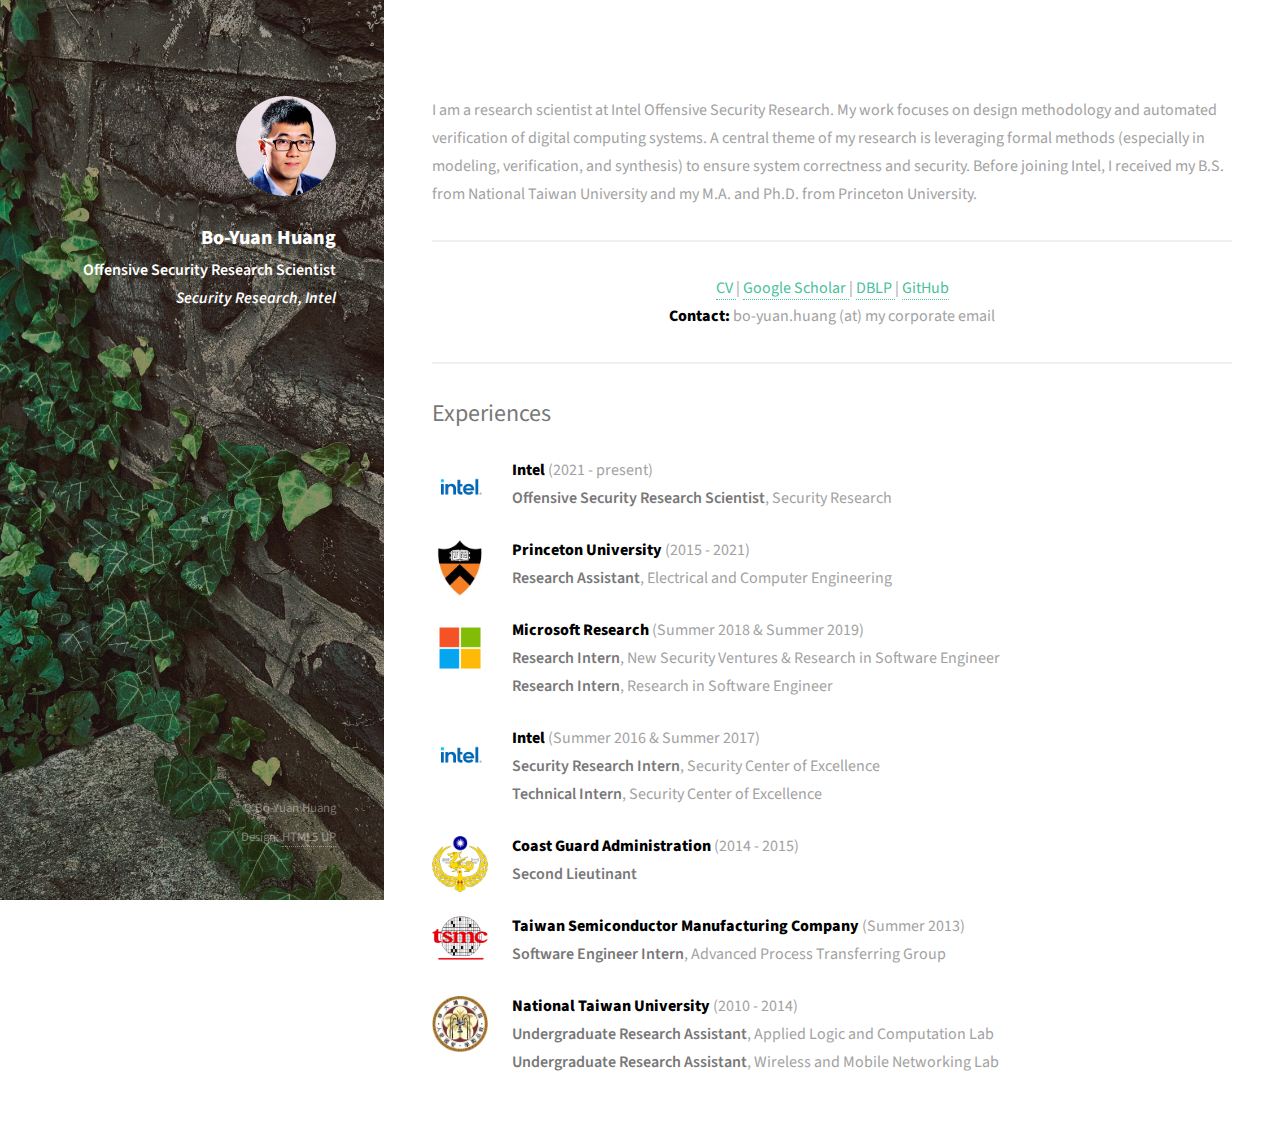
<file: index.html>
<!DOCTYPE HTML>
<!--
	Strata by HTML5 UP
	html5up.net | @ajlkn
	Free for personal and commercial use under the CCA 3.0 license (html5up.net/license)
-->
<html>

	<head>
		<title>Bo-Yuan Huang</title>
		<meta charset="utf-8" />
		<meta name="viewport" content="width=device-width, initial-scale=1, user-scalable=no" />
		<link rel="stylesheet" href="assets/css/main.css" />
		<link rel="icon" href="images/logo.png">
	</head>

	<body class="is-preload">

		<!-- Header -->
		<header id="header">
			<div class="inner">
				<a href="#" class="image avatar"><img src="images/profile.png" alt="" /></a>
				<h1><strong>Bo-Yuan Huang</strong></h1>
				<b>Offensive Security Research Scientist</b><br/>
				<b><em>Security Research, Intel</em></b>
			</div>
		</header>

		<!-- Main -->
		<div id="main">

			<section id="one">
				<p>
					I am a research scientist at Intel Offensive Security Research. My work focuses on design methodology and automated verification of digital computing systems. A central theme of my research is leveraging formal methods (especially in modeling, verification, and synthesis) to ensure system correctness and security. Before joining Intel, I received my B.S. from National Taiwan University and my M.A. and Ph.D. from Princeton University.
				</p>
				<hr>
				<p><center>
					<a 
						href="files/cv.pdf" 
						target="_blank" 
						rel="noreferrer noopener">
						CV </a> |
					<a 
						href="https://scholar.google.com/citations?user=1-9guiEAAAAJ&hl=en&oi=ao" 
						target="_blank" 
						rel="noreferrer noopener">
						Google Scholar </a> |
					<a 
						href="https://dblp.org/pid/150/6386.html" 
						target="_blank" 
						rel="noreferrer noopener">
						DBLP </a> |
					<a 
						href="https://github.com/Bo-Yuan-Huang" 
						target="_blank" 
						rel="noreferrer noopener">
						GitHub </a>
					<br>
					<strong>Contact:</strong> bo-yuan.huang (at) my corporate email
				</center></p>
				<hr>

				<h2>Experiences</h2>
				<p>
					<span class="image explogo"><img src="images/logos/intel.jpg" alt="" /></span>
					<strong>Intel</strong> 
					(2021 - present)<br>
					<b>Offensive Security Research Scientist</b>,
					Security Research
				</p>
				<p>
					<span class="image explogo"><img src="images/logos/princeton.jpeg" alt="" /></span>
					<strong>Princeton University</strong> 
					(2015 - 2021)<br>
					<b>Research Assistant</b>,
					Electrical and Computer Engineering
				</p>
				<p>
					<span class="image explogo"><img src="images/logos/microsoft.jpg" alt="" /></span>
					<strong>Microsoft Research</strong> 
					(Summer 2018 &amp Summer 2019)<br>
					<b>Research Intern</b>,
					New Security Ventures &amp Research in Software Engineer <br>
					<b>Research Intern</b>,
					Research in Software Engineer
				</p>
				<p>
					<span class="image explogo"><img src="images/logos/intel.jpg" alt="" /></span>
					<strong>Intel</strong> 
					(Summer 2016 &amp Summer 2017)<br>
					<b>Security Research Intern</b>,
					Security Center of Excellence <br>
					<b>Technical Intern</b>,
					Security Center of Excellence
				</p>
				<p>
					<span class="image explogo"><img src="images/logos/cga.png" alt="" /></span>
					<strong>Coast Guard Administration</strong> 
					(2014 - 2015)<br>
					<b>Second Lieutinant</b>
				</p>
				<p>
					<span class="image explogo"><img src="images/logos/tsmc.png" alt="" /></span>
					<strong>Taiwan Semiconductor Manufacturing Company</strong> 
					(Summer 2013)<br>
					<b>Software Engineer Intern</b>,
					Advanced Process Transferring Group
				</p>
				<p>
					<span class="image explogo"><img src="images/logos/ntu.jpeg" alt="" /></span>
					<strong>National Taiwan University</strong> 
					(2010 - 2014)<br>
					<b>Undergraduate Research Assistant</b>,
					Applied Logic and Computation Lab <br>
					<b>Undergraduate Research Assistant</b>,
					Wireless and Mobile Networking Lab
				</p>

				<!--
				<hr>
				<h2>Projects</h2>
				<p>
					<strong>HACK@EVENT</strong>
					<em>(Intel, Synopsys, Texas AMU, and TU Darmstadt)</em><br>
					<span class="image projlogo"><img src="images/projects/hack.png" alt="" /></span>
					The HACK@EVENT franchise is a first-of-its-kind hardware security contest held in conjunction with top security and system venues such as USENIX Security, DAC, and CHES. The goal is to foster a broader security mindset and develop the next generation of hardware security experts through boosting community open-sourcing and facilitating research in automatic tools and verification techniques.
				</p>
				<p>
					<strong>UPSCALE</strong>
					<em>(Stanford University and Princeton University)</em><br>
					<span class="image projlogo"><img src="images/projects/upscale.png" alt="" /></span>
					The UPSCALE project is funded within the DARPA Posh Open Source Hardware (POSH) program. The goal is to develop open-source tools and techniques for verifying and evaluating heterogeneous hardware computing systems. It uses different levels of abstraction&mdash;instruction-level interfaces for processors and accelerators, circuit-level models for analog/mixed-signal components, and RTL FSM for other digital modules.
				</p>
				<p>
					<strong>3LA</strong>
					<em>(Princeton University, U. of Washington, and Harvard University)</em><br>
					<span class="image projlogo"><img src="images/projects/3la.jpg" alt="" /></span>
					The 3LA project is funded by the Applications Driving Architectures Center (ADA). The goal is to develop a "plug-and-play" ecosystem for software and hardware development in heterogeneous computer systems. Specifically, we developed an end-to-end verification/validation framework for accelerators and a DSL compiling flow to provide platform portability and allow optimization via standard compiler flows.
				</p>
				<p>
					<strong>Project OneFuzz</strong>
					<em>(Microsoft Research)</em><br>
					<span class="image projlogo"><img src="images/projects/onefuzz.png" alt="" /></span>
					OneFuzz is a cross-platform open-source fuzzing framework by Microsoft. The goal is to enable continuous developer-driven fuzzing to harden software security proactively. Among its ventures, RESTler is the first stateful REST API fuzzer that efficiently find security and reliability bugs in cloud services.
				</p>
				<p>
					<strong>Security Risk Detection</strong>
					<em>(Microsoft Research)</em><br>
					The Microsoft Security Risk Detection Service (MSRD) is the first “fuzzing-as-a-service” offering, providing users with a premium software testing experience, searching for vulnerabilities in native code with the power of MSR‘s Scalable Automated Guided Execution (SAGE) tool.
				</p>
				<p>
					<strong>Instruction-Level Abstraction</strong>
					<em>(Princeton University)</em><br>
					<span class="image projlogo"><img src="images/projects/ilang.png" alt="" /></span>
					The Instruction-Level Abstraction (ILA) provides a software/hardware interface that generalizes the notion of ISAs to accelerators. This project investigates the uses of ILA in modeling, verification, and the automation of software and hardware in heterogeneous computing systems, such as firmware verification, memory-consistency reasoning, protocol verification, and equivalence/refinement checking of RTL implementation.
				</p>

				<hr>
				<h2>Publications</h2>
				For recent publications and professional activities, please visit my Google Scholar and CV.
				-->

			</section>

		</div>

		<!-- Footer -->
		<footer id="footer">
			<div class="inner">
				<ul class="copyright">
					<li>&copy; Bo-Yuan Huang</li><li>Design: <a href="http://html5up.net">HTML5 UP</a></li>
				</ul>
			</div>
		</footer>

		<!-- Scripts -->
		<script src="assets/js/jquery.min.js"></script>
		<script src="assets/js/jquery.poptrox.min.js"></script>
		<script src="assets/js/browser.min.js"></script>
		<script src="assets/js/breakpoints.min.js"></script>
		<script src="assets/js/util.js"></script>
		<script src="assets/js/main.js"></script>

	</body>
</html>
</file>
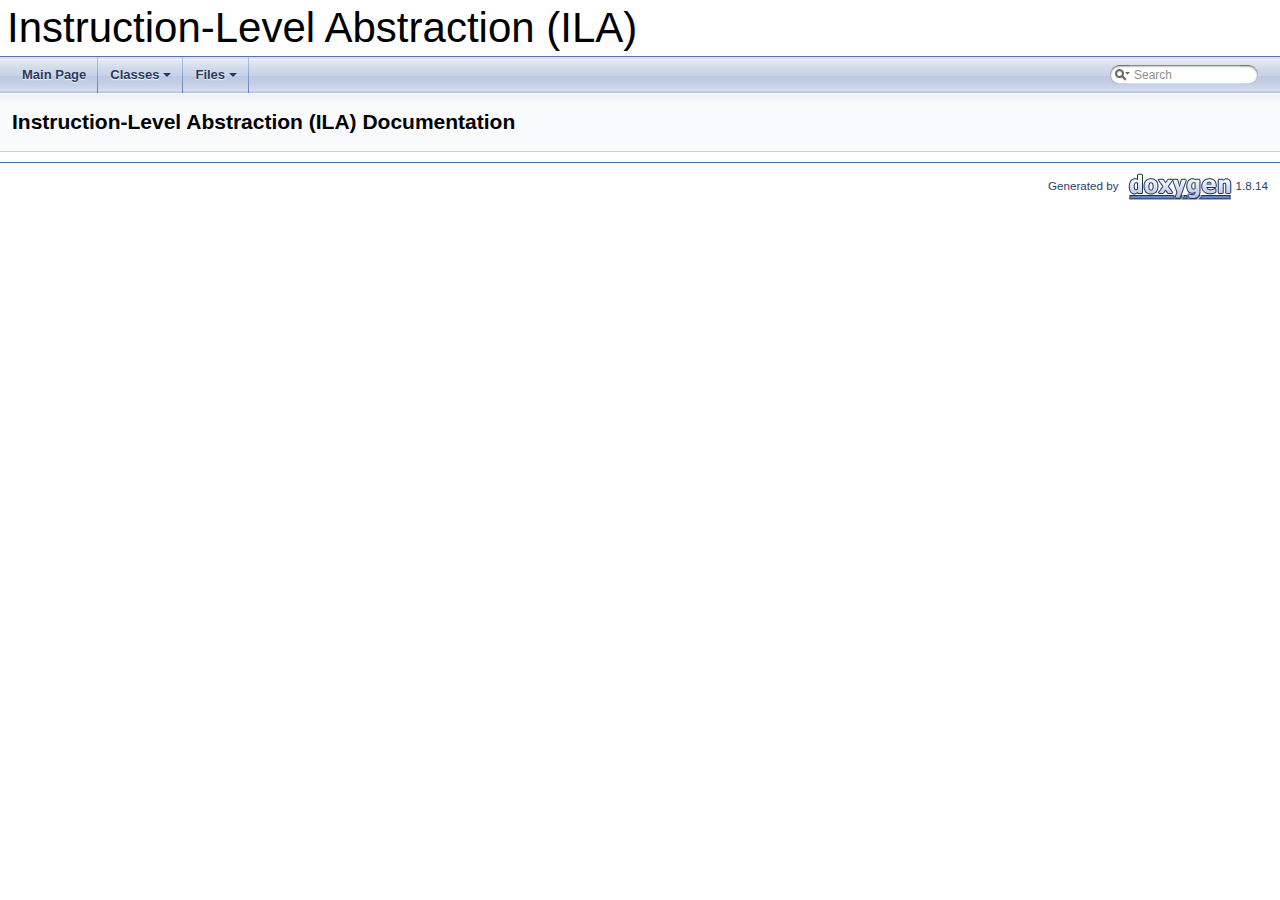
<file: ila-ref-manual/index.html>
<!DOCTYPE html PUBLIC "-//W3C//DTD XHTML 1.0 Transitional//EN" "http://www.w3.org/TR/xhtml1/DTD/xhtml1-transitional.dtd">
<html xmlns="http://www.w3.org/1999/xhtml">
<head>
<meta http-equiv="Content-Type" content="text/xhtml;charset=UTF-8"/>
<meta http-equiv="X-UA-Compatible" content="IE=9"/>
<meta name="generator" content="Doxygen 1.8.14"/>
<meta name="viewport" content="width=device-width, initial-scale=1"/>
<title>Instruction-Level Abstraction (ILA): Main Page</title>
<link href="tabs.css" rel="stylesheet" type="text/css"/>
<script type="text/javascript" src="jquery.js"></script>
<script type="text/javascript" src="dynsections.js"></script>
<link href="search/search.css" rel="stylesheet" type="text/css"/>
<script type="text/javascript" src="search/searchdata.js"></script>
<script type="text/javascript" src="search/search.js"></script>
<link href="doxygen.css" rel="stylesheet" type="text/css" />
</head>
<body>
<div id="top"><!-- do not remove this div, it is closed by doxygen! -->
<div id="titlearea">
<table cellspacing="0" cellpadding="0">
 <tbody>
 <tr style="height: 56px;">
  <td id="projectalign" style="padding-left: 0.5em;">
   <div id="projectname">Instruction-Level Abstraction (ILA)
   </div>
  </td>
 </tr>
 </tbody>
</table>
</div>
<!-- end header part -->
<!-- Generated by Doxygen 1.8.14 -->
<script type="text/javascript">
/* @license magnet:?xt=urn:btih:cf05388f2679ee054f2beb29a391d25f4e673ac3&amp;dn=gpl-2.0.txt GPL-v2 */
var searchBox = new SearchBox("searchBox", "search",false,'Search');
/* @license-end */
</script>
<script type="text/javascript" src="menudata.js"></script>
<script type="text/javascript" src="menu.js"></script>
<script type="text/javascript">
/* @license magnet:?xt=urn:btih:cf05388f2679ee054f2beb29a391d25f4e673ac3&amp;dn=gpl-2.0.txt GPL-v2 */
$(function() {
  initMenu('',true,false,'search.php','Search');
  $(document).ready(function() { init_search(); });
});
/* @license-end */</script>
<div id="main-nav"></div>
</div><!-- top -->
<!-- window showing the filter options -->
<div id="MSearchSelectWindow"
     onmouseover="return searchBox.OnSearchSelectShow()"
     onmouseout="return searchBox.OnSearchSelectHide()"
     onkeydown="return searchBox.OnSearchSelectKey(event)">
</div>

<!-- iframe showing the search results (closed by default) -->
<div id="MSearchResultsWindow">
<iframe src="javascript:void(0)" frameborder="0" 
        name="MSearchResults" id="MSearchResults">
</iframe>
</div>

<div class="header">
  <div class="headertitle">
<div class="title">Instruction-Level Abstraction (ILA) Documentation</div>  </div>
</div><!--header-->
<div class="contents">
</div><!-- contents -->
<!-- start footer part -->
<hr class="footer"/><address class="footer"><small>
Generated by &#160;<a href="http://www.doxygen.org/index.html">
<img class="footer" src="doxygen.png" alt="doxygen"/>
</a> 1.8.14
</small></address>
</body>
</html>
</file>
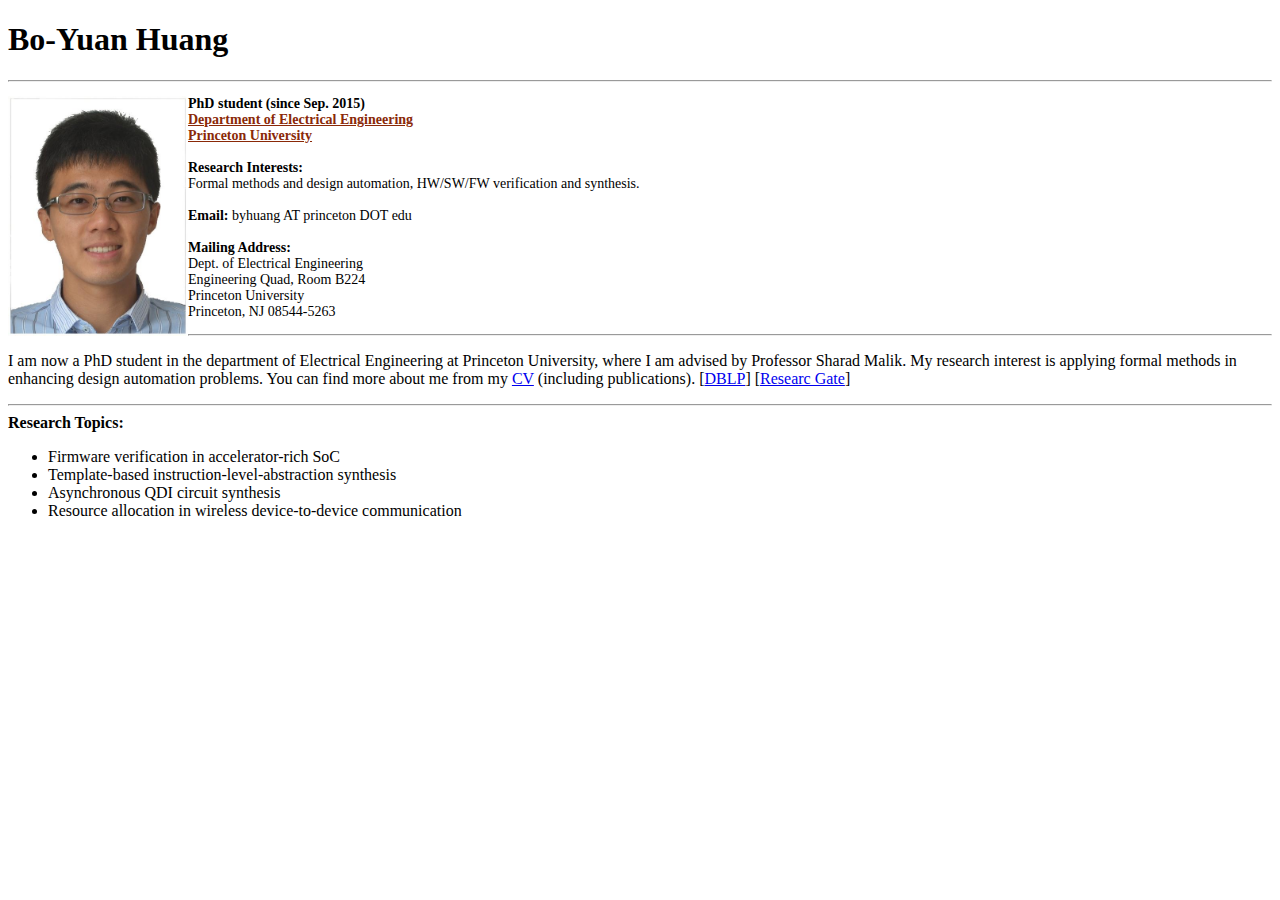
<file: old_index.html>
<!DOCTYPE html>
<html>
<head>
  <Title> Bo-Yuan Huang Personnal Web Page </Title>
</head>

<body>
  <h1>
    Bo-Yuan Huang
  </h1>
  <hr>
  <p style="font-size:14px"> 
    <img src="profilepic.jpg" alt="Profile Pic" style="width:180px;height:240px;" align="left">
    <b>PhD student (since Sep. 2015) </b> <br>
    <b><a style="color:#8A2908" href = "ee.princeton.edu">Department of Electrical Engineering</a></b> <br>
    <b><a style="color:#8A2908" href = "princeton.edu">Princeton University</a></b> <br> 
    <br>
    <b>Research Interests:</b> <br>
    Formal methods and design automation, HW/SW/FW verification and synthesis. <br>
    <br>
    <b>Email: </b> byhuang AT princeton DOT edu <br>
    <br>
    <b>Mailing Address:</b> <br>
    Dept. of Electrical Engineering <br>
    Engineering Quad, Room B224 <br>
    Princeton University <br>
    Princeton, NJ 08544-5263 <br>
  </p>
  <hr>
  <p>
    I am now a PhD student in the department of Electrical Engineering at Princeton University, 
    where I am advised by Professor Sharad Malik. 
    My research interest is applying formal methods in enhancing design automation problems. 
    You can find more about me from my
    <a href="cv.pdf">CV</a> 
    (including publications).
    [<a href="http://dblp.uni-trier.de/pers/hd/h/Huang:Bo=Yuan">DBLP</a>]
    [<a href="https://www.researchgate.net/profile/Bo_Yuan_Huang">Researc Gate</a>]
    
    <hr>

    <strong> Research Topics: </strong>
    <ul>
      <li> Firmware verification in accelerator-rich SoC </li>
      <li> Template-based instruction-level-abstraction synthesis </li>
      <li> Asynchronous QDI circuit synthesis </li>
      <li> Resource allocation in wireless device-to-device communication </li>
    </ul>

  </p>

</body>

</html>
</file>
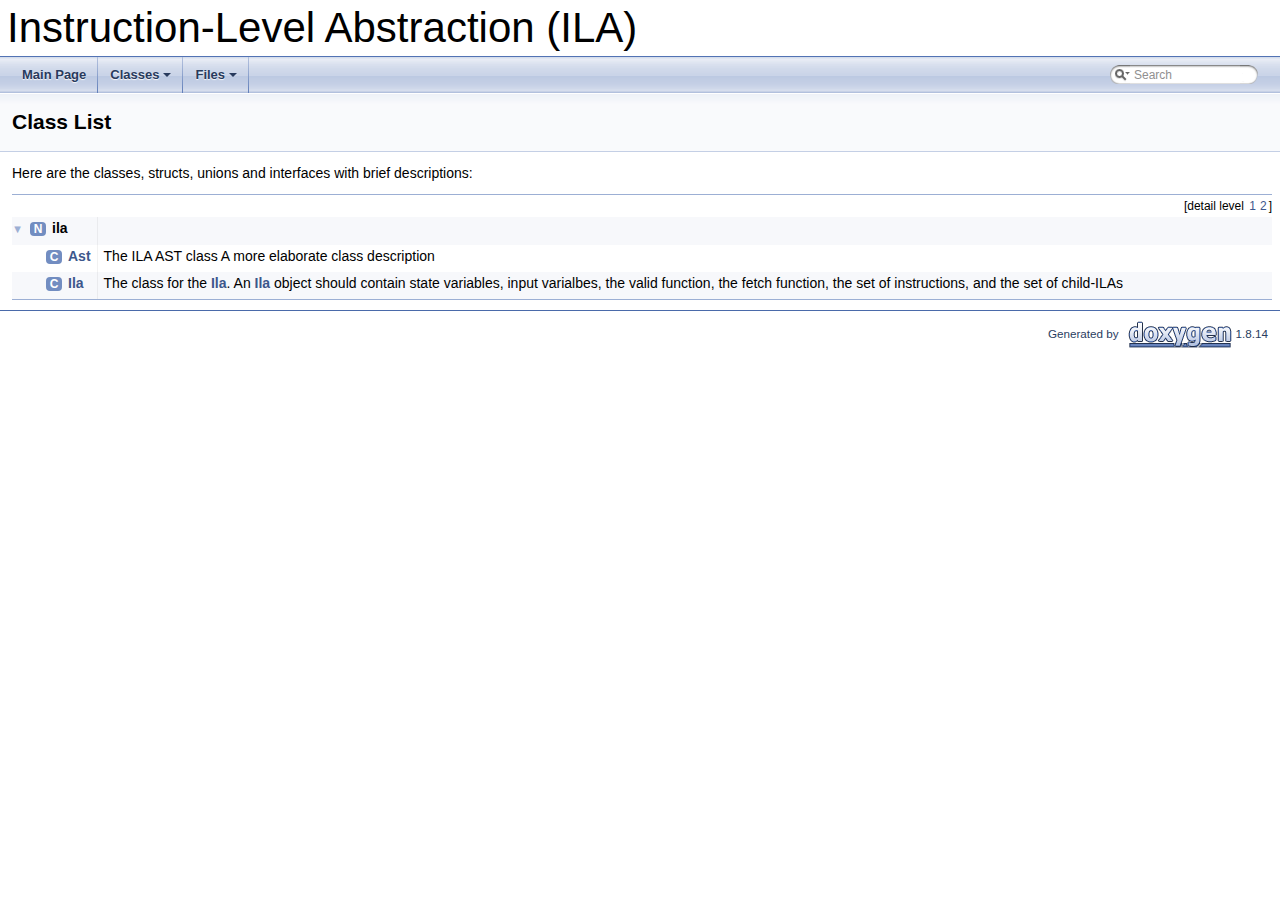
<file: ila-ref-manual/annotated.html>
<!DOCTYPE html PUBLIC "-//W3C//DTD XHTML 1.0 Transitional//EN" "http://www.w3.org/TR/xhtml1/DTD/xhtml1-transitional.dtd">
<html xmlns="http://www.w3.org/1999/xhtml">
<head>
<meta http-equiv="Content-Type" content="text/xhtml;charset=UTF-8"/>
<meta http-equiv="X-UA-Compatible" content="IE=9"/>
<meta name="generator" content="Doxygen 1.8.14"/>
<meta name="viewport" content="width=device-width, initial-scale=1"/>
<title>Instruction-Level Abstraction (ILA): Class List</title>
<link href="tabs.css" rel="stylesheet" type="text/css"/>
<script type="text/javascript" src="jquery.js"></script>
<script type="text/javascript" src="dynsections.js"></script>
<link href="search/search.css" rel="stylesheet" type="text/css"/>
<script type="text/javascript" src="search/searchdata.js"></script>
<script type="text/javascript" src="search/search.js"></script>
<link href="doxygen.css" rel="stylesheet" type="text/css" />
</head>
<body>
<div id="top"><!-- do not remove this div, it is closed by doxygen! -->
<div id="titlearea">
<table cellspacing="0" cellpadding="0">
 <tbody>
 <tr style="height: 56px;">
  <td id="projectalign" style="padding-left: 0.5em;">
   <div id="projectname">Instruction-Level Abstraction (ILA)
   </div>
  </td>
 </tr>
 </tbody>
</table>
</div>
<!-- end header part -->
<!-- Generated by Doxygen 1.8.14 -->
<script type="text/javascript">
/* @license magnet:?xt=urn:btih:cf05388f2679ee054f2beb29a391d25f4e673ac3&amp;dn=gpl-2.0.txt GPL-v2 */
var searchBox = new SearchBox("searchBox", "search",false,'Search');
/* @license-end */
</script>
<script type="text/javascript" src="menudata.js"></script>
<script type="text/javascript" src="menu.js"></script>
<script type="text/javascript">
/* @license magnet:?xt=urn:btih:cf05388f2679ee054f2beb29a391d25f4e673ac3&amp;dn=gpl-2.0.txt GPL-v2 */
$(function() {
  initMenu('',true,false,'search.php','Search');
  $(document).ready(function() { init_search(); });
});
/* @license-end */</script>
<div id="main-nav"></div>
</div><!-- top -->
<!-- window showing the filter options -->
<div id="MSearchSelectWindow"
     onmouseover="return searchBox.OnSearchSelectShow()"
     onmouseout="return searchBox.OnSearchSelectHide()"
     onkeydown="return searchBox.OnSearchSelectKey(event)">
</div>

<!-- iframe showing the search results (closed by default) -->
<div id="MSearchResultsWindow">
<iframe src="javascript:void(0)" frameborder="0" 
        name="MSearchResults" id="MSearchResults">
</iframe>
</div>

<div class="header">
  <div class="headertitle">
<div class="title">Class List</div>  </div>
</div><!--header-->
<div class="contents">
<div class="textblock">Here are the classes, structs, unions and interfaces with brief descriptions:</div><div class="directory">
<div class="levels">[detail level <span onclick="javascript:toggleLevel(1);">1</span><span onclick="javascript:toggleLevel(2);">2</span>]</div><table class="directory">
<tr id="row_0_" class="even"><td class="entry"><span style="width:0px;display:inline-block;">&#160;</span><span id="arr_0_" class="arrow" onclick="toggleFolder('0_')">&#9660;</span><span class="icona"><span class="icon">N</span></span><b>ila</b></td><td class="desc"></td></tr>
<tr id="row_0_0_"><td class="entry"><span style="width:32px;display:inline-block;">&#160;</span><span class="icona"><span class="icon">C</span></span><a class="el" href="classila_1_1_ast.html" target="_self">Ast</a></td><td class="desc">The ILA AST class A more elaborate class description </td></tr>
<tr id="row_0_1_" class="even"><td class="entry"><span style="width:32px;display:inline-block;">&#160;</span><span class="icona"><span class="icon">C</span></span><a class="el" href="classila_1_1_ila.html" target="_self">Ila</a></td><td class="desc">The class for the <a class="el" href="classila_1_1_ila.html" title="The class for the Ila. An Ila object should contain state variables, input varialbes, the valid function, the fetch function, the set of instructions, and the set of child-ILAs. ">Ila</a>. An <a class="el" href="classila_1_1_ila.html" title="The class for the Ila. An Ila object should contain state variables, input varialbes, the valid function, the fetch function, the set of instructions, and the set of child-ILAs. ">Ila</a> object should contain state variables, input varialbes, the valid function, the fetch function, the set of instructions, and the set of child-ILAs </td></tr>
</table>
</div><!-- directory -->
</div><!-- contents -->
<!-- start footer part -->
<hr class="footer"/><address class="footer"><small>
Generated by &#160;<a href="http://www.doxygen.org/index.html">
<img class="footer" src="doxygen.png" alt="doxygen"/>
</a> 1.8.14
</small></address>
</body>
</html>
</file>
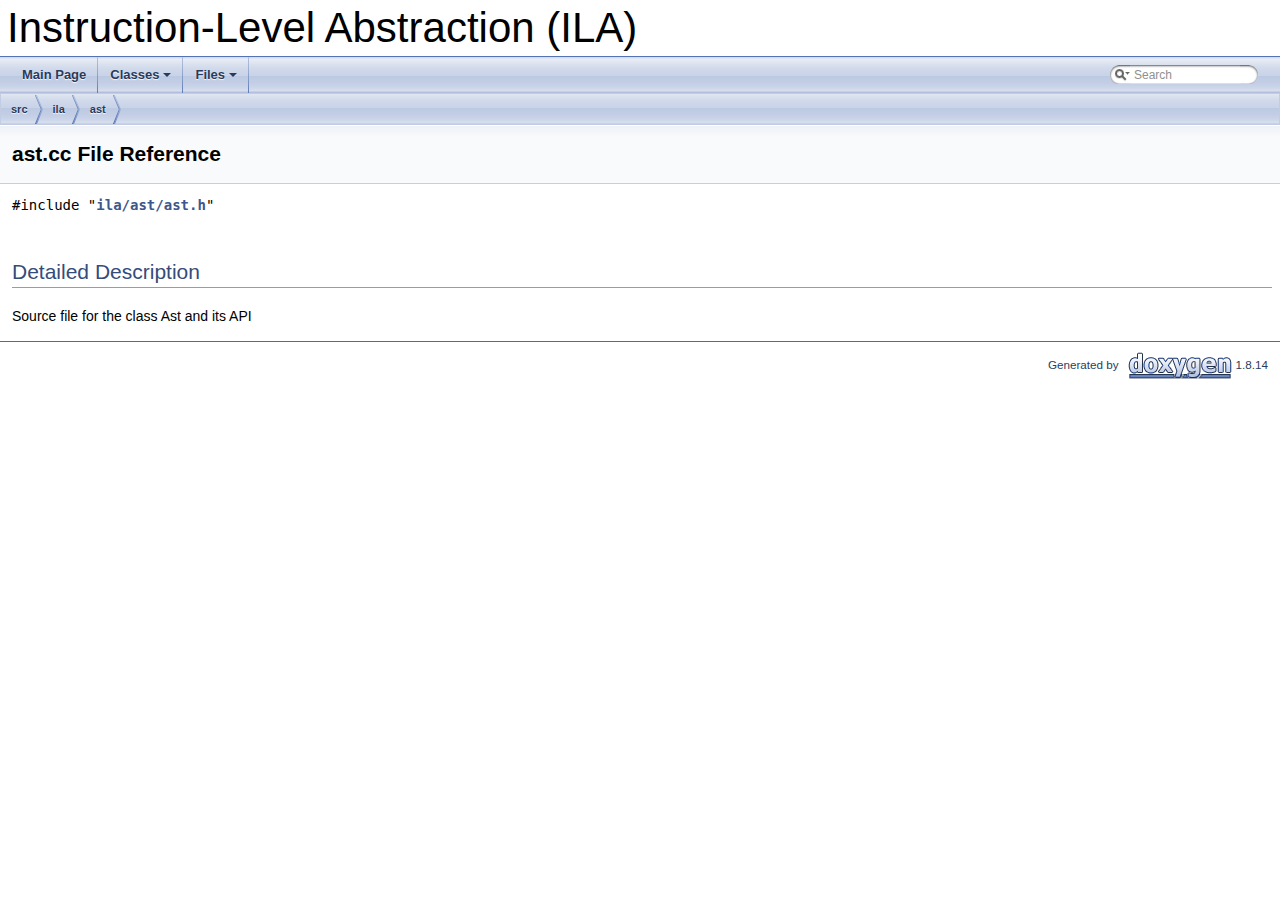
<file: ila-ref-manual/ast_8cc.html>
<!DOCTYPE html PUBLIC "-//W3C//DTD XHTML 1.0 Transitional//EN" "http://www.w3.org/TR/xhtml1/DTD/xhtml1-transitional.dtd">
<html xmlns="http://www.w3.org/1999/xhtml">
<head>
<meta http-equiv="Content-Type" content="text/xhtml;charset=UTF-8"/>
<meta http-equiv="X-UA-Compatible" content="IE=9"/>
<meta name="generator" content="Doxygen 1.8.14"/>
<meta name="viewport" content="width=device-width, initial-scale=1"/>
<title>Instruction-Level Abstraction (ILA): ast.cc File Reference</title>
<link href="tabs.css" rel="stylesheet" type="text/css"/>
<script type="text/javascript" src="jquery.js"></script>
<script type="text/javascript" src="dynsections.js"></script>
<link href="search/search.css" rel="stylesheet" type="text/css"/>
<script type="text/javascript" src="search/searchdata.js"></script>
<script type="text/javascript" src="search/search.js"></script>
<link href="doxygen.css" rel="stylesheet" type="text/css" />
</head>
<body>
<div id="top"><!-- do not remove this div, it is closed by doxygen! -->
<div id="titlearea">
<table cellspacing="0" cellpadding="0">
 <tbody>
 <tr style="height: 56px;">
  <td id="projectalign" style="padding-left: 0.5em;">
   <div id="projectname">Instruction-Level Abstraction (ILA)
   </div>
  </td>
 </tr>
 </tbody>
</table>
</div>
<!-- end header part -->
<!-- Generated by Doxygen 1.8.14 -->
<script type="text/javascript">
/* @license magnet:?xt=urn:btih:cf05388f2679ee054f2beb29a391d25f4e673ac3&amp;dn=gpl-2.0.txt GPL-v2 */
var searchBox = new SearchBox("searchBox", "search",false,'Search');
/* @license-end */
</script>
<script type="text/javascript" src="menudata.js"></script>
<script type="text/javascript" src="menu.js"></script>
<script type="text/javascript">
/* @license magnet:?xt=urn:btih:cf05388f2679ee054f2beb29a391d25f4e673ac3&amp;dn=gpl-2.0.txt GPL-v2 */
$(function() {
  initMenu('',true,false,'search.php','Search');
  $(document).ready(function() { init_search(); });
});
/* @license-end */</script>
<div id="main-nav"></div>
<!-- window showing the filter options -->
<div id="MSearchSelectWindow"
     onmouseover="return searchBox.OnSearchSelectShow()"
     onmouseout="return searchBox.OnSearchSelectHide()"
     onkeydown="return searchBox.OnSearchSelectKey(event)">
</div>

<!-- iframe showing the search results (closed by default) -->
<div id="MSearchResultsWindow">
<iframe src="javascript:void(0)" frameborder="0" 
        name="MSearchResults" id="MSearchResults">
</iframe>
</div>

<div id="nav-path" class="navpath">
  <ul>
<li class="navelem"><a class="el" href="dir_68267d1309a1af8e8297ef4c3efbcdba.html">src</a></li><li class="navelem"><a class="el" href="dir_4da53a02d2bb7c083f5362305acb71a7.html">ila</a></li><li class="navelem"><a class="el" href="dir_fc4df8264a21c148663693dc6c4e8bd7.html">ast</a></li>  </ul>
</div>
</div><!-- top -->
<div class="header">
  <div class="headertitle">
<div class="title">ast.cc File Reference</div>  </div>
</div><!--header-->
<div class="contents">
<div class="textblock"><code>#include &quot;<a class="el" href="ast_8h_source.html">ila/ast/ast.h</a>&quot;</code><br />
</div><a name="details" id="details"></a><h2 class="groupheader">Detailed Description</h2>
<div class="textblock"><p>Source file for the class Ast and its API </p>
</div></div><!-- contents -->
<!-- start footer part -->
<hr class="footer"/><address class="footer"><small>
Generated by &#160;<a href="http://www.doxygen.org/index.html">
<img class="footer" src="doxygen.png" alt="doxygen"/>
</a> 1.8.14
</small></address>
</body>
</html>
</file>
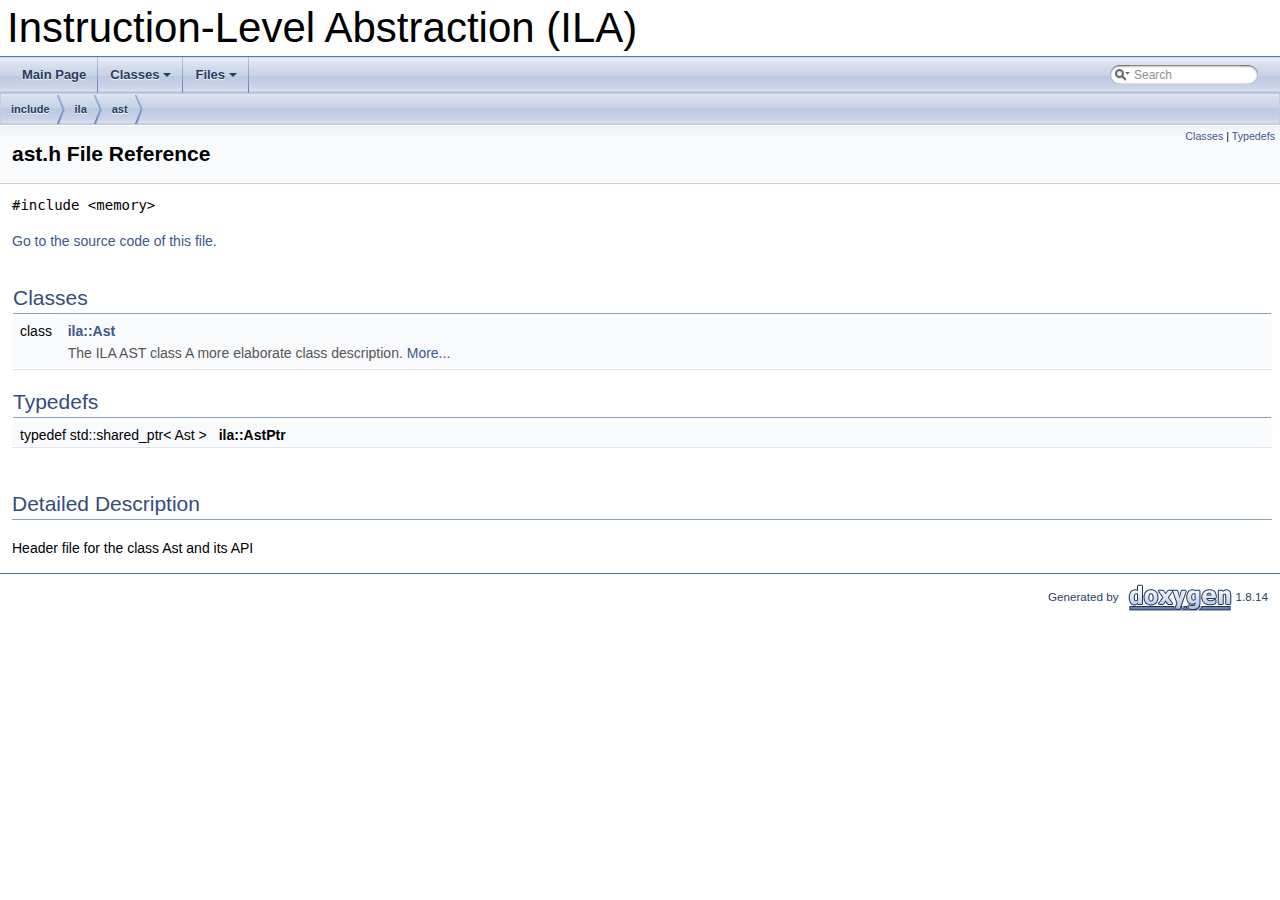
<file: ila-ref-manual/ast_8h.html>
<!DOCTYPE html PUBLIC "-//W3C//DTD XHTML 1.0 Transitional//EN" "http://www.w3.org/TR/xhtml1/DTD/xhtml1-transitional.dtd">
<html xmlns="http://www.w3.org/1999/xhtml">
<head>
<meta http-equiv="Content-Type" content="text/xhtml;charset=UTF-8"/>
<meta http-equiv="X-UA-Compatible" content="IE=9"/>
<meta name="generator" content="Doxygen 1.8.14"/>
<meta name="viewport" content="width=device-width, initial-scale=1"/>
<title>Instruction-Level Abstraction (ILA): ast.h File Reference</title>
<link href="tabs.css" rel="stylesheet" type="text/css"/>
<script type="text/javascript" src="jquery.js"></script>
<script type="text/javascript" src="dynsections.js"></script>
<link href="search/search.css" rel="stylesheet" type="text/css"/>
<script type="text/javascript" src="search/searchdata.js"></script>
<script type="text/javascript" src="search/search.js"></script>
<link href="doxygen.css" rel="stylesheet" type="text/css" />
</head>
<body>
<div id="top"><!-- do not remove this div, it is closed by doxygen! -->
<div id="titlearea">
<table cellspacing="0" cellpadding="0">
 <tbody>
 <tr style="height: 56px;">
  <td id="projectalign" style="padding-left: 0.5em;">
   <div id="projectname">Instruction-Level Abstraction (ILA)
   </div>
  </td>
 </tr>
 </tbody>
</table>
</div>
<!-- end header part -->
<!-- Generated by Doxygen 1.8.14 -->
<script type="text/javascript">
/* @license magnet:?xt=urn:btih:cf05388f2679ee054f2beb29a391d25f4e673ac3&amp;dn=gpl-2.0.txt GPL-v2 */
var searchBox = new SearchBox("searchBox", "search",false,'Search');
/* @license-end */
</script>
<script type="text/javascript" src="menudata.js"></script>
<script type="text/javascript" src="menu.js"></script>
<script type="text/javascript">
/* @license magnet:?xt=urn:btih:cf05388f2679ee054f2beb29a391d25f4e673ac3&amp;dn=gpl-2.0.txt GPL-v2 */
$(function() {
  initMenu('',true,false,'search.php','Search');
  $(document).ready(function() { init_search(); });
});
/* @license-end */</script>
<div id="main-nav"></div>
<!-- window showing the filter options -->
<div id="MSearchSelectWindow"
     onmouseover="return searchBox.OnSearchSelectShow()"
     onmouseout="return searchBox.OnSearchSelectHide()"
     onkeydown="return searchBox.OnSearchSelectKey(event)">
</div>

<!-- iframe showing the search results (closed by default) -->
<div id="MSearchResultsWindow">
<iframe src="javascript:void(0)" frameborder="0" 
        name="MSearchResults" id="MSearchResults">
</iframe>
</div>

<div id="nav-path" class="navpath">
  <ul>
<li class="navelem"><a class="el" href="dir_d44c64559bbebec7f509842c48db8b23.html">include</a></li><li class="navelem"><a class="el" href="dir_1d4c2ac98f65408aa2107c1b7aa8cf4e.html">ila</a></li><li class="navelem"><a class="el" href="dir_208ed2a1cf436e31b62d5525d9105147.html">ast</a></li>  </ul>
</div>
</div><!-- top -->
<div class="header">
  <div class="summary">
<a href="#nested-classes">Classes</a> &#124;
<a href="#typedef-members">Typedefs</a>  </div>
  <div class="headertitle">
<div class="title">ast.h File Reference</div>  </div>
</div><!--header-->
<div class="contents">
<div class="textblock"><code>#include &lt;memory&gt;</code><br />
</div>
<p><a href="ast_8h_source.html">Go to the source code of this file.</a></p>
<table class="memberdecls">
<tr class="heading"><td colspan="2"><h2 class="groupheader"><a name="nested-classes"></a>
Classes</h2></td></tr>
<tr class="memitem:"><td class="memItemLeft" align="right" valign="top">class &#160;</td><td class="memItemRight" valign="bottom"><a class="el" href="classila_1_1_ast.html">ila::Ast</a></td></tr>
<tr class="memdesc:"><td class="mdescLeft">&#160;</td><td class="mdescRight">The ILA AST class A more elaborate class description.  <a href="classila_1_1_ast.html#details">More...</a><br /></td></tr>
<tr class="separator:"><td class="memSeparator" colspan="2">&#160;</td></tr>
</table><table class="memberdecls">
<tr class="heading"><td colspan="2"><h2 class="groupheader"><a name="typedef-members"></a>
Typedefs</h2></td></tr>
<tr class="memitem:a8d35dd32aed7b9de071cdaea5b1e5062"><td class="memItemLeft" align="right" valign="top"><a id="a8d35dd32aed7b9de071cdaea5b1e5062"></a>
typedef std::shared_ptr&lt; Ast &gt;&#160;</td><td class="memItemRight" valign="bottom"><b>ila::AstPtr</b></td></tr>
<tr class="separator:a8d35dd32aed7b9de071cdaea5b1e5062"><td class="memSeparator" colspan="2">&#160;</td></tr>
</table>
<a name="details" id="details"></a><h2 class="groupheader">Detailed Description</h2>
<div class="textblock"><p>Header file for the class Ast and its API </p>
</div></div><!-- contents -->
<!-- start footer part -->
<hr class="footer"/><address class="footer"><small>
Generated by &#160;<a href="http://www.doxygen.org/index.html">
<img class="footer" src="doxygen.png" alt="doxygen"/>
</a> 1.8.14
</small></address>
</body>
</html>
</file>
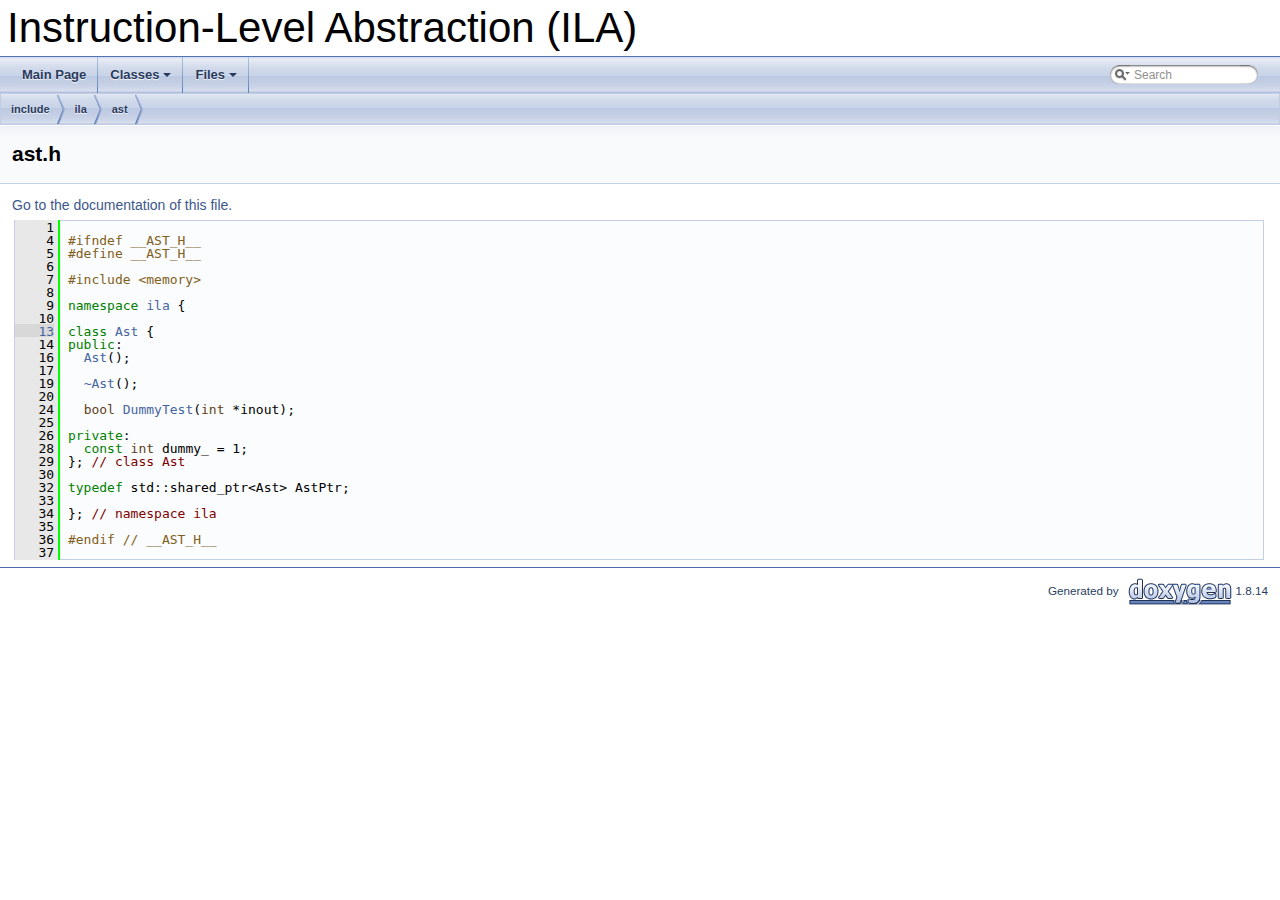
<file: ila-ref-manual/ast_8h_source.html>
<!DOCTYPE html PUBLIC "-//W3C//DTD XHTML 1.0 Transitional//EN" "http://www.w3.org/TR/xhtml1/DTD/xhtml1-transitional.dtd">
<html xmlns="http://www.w3.org/1999/xhtml">
<head>
<meta http-equiv="Content-Type" content="text/xhtml;charset=UTF-8"/>
<meta http-equiv="X-UA-Compatible" content="IE=9"/>
<meta name="generator" content="Doxygen 1.8.14"/>
<meta name="viewport" content="width=device-width, initial-scale=1"/>
<title>Instruction-Level Abstraction (ILA): ast.h Source File</title>
<link href="tabs.css" rel="stylesheet" type="text/css"/>
<script type="text/javascript" src="jquery.js"></script>
<script type="text/javascript" src="dynsections.js"></script>
<link href="search/search.css" rel="stylesheet" type="text/css"/>
<script type="text/javascript" src="search/searchdata.js"></script>
<script type="text/javascript" src="search/search.js"></script>
<link href="doxygen.css" rel="stylesheet" type="text/css" />
</head>
<body>
<div id="top"><!-- do not remove this div, it is closed by doxygen! -->
<div id="titlearea">
<table cellspacing="0" cellpadding="0">
 <tbody>
 <tr style="height: 56px;">
  <td id="projectalign" style="padding-left: 0.5em;">
   <div id="projectname">Instruction-Level Abstraction (ILA)
   </div>
  </td>
 </tr>
 </tbody>
</table>
</div>
<!-- end header part -->
<!-- Generated by Doxygen 1.8.14 -->
<script type="text/javascript">
/* @license magnet:?xt=urn:btih:cf05388f2679ee054f2beb29a391d25f4e673ac3&amp;dn=gpl-2.0.txt GPL-v2 */
var searchBox = new SearchBox("searchBox", "search",false,'Search');
/* @license-end */
</script>
<script type="text/javascript" src="menudata.js"></script>
<script type="text/javascript" src="menu.js"></script>
<script type="text/javascript">
/* @license magnet:?xt=urn:btih:cf05388f2679ee054f2beb29a391d25f4e673ac3&amp;dn=gpl-2.0.txt GPL-v2 */
$(function() {
  initMenu('',true,false,'search.php','Search');
  $(document).ready(function() { init_search(); });
});
/* @license-end */</script>
<div id="main-nav"></div>
<!-- window showing the filter options -->
<div id="MSearchSelectWindow"
     onmouseover="return searchBox.OnSearchSelectShow()"
     onmouseout="return searchBox.OnSearchSelectHide()"
     onkeydown="return searchBox.OnSearchSelectKey(event)">
</div>

<!-- iframe showing the search results (closed by default) -->
<div id="MSearchResultsWindow">
<iframe src="javascript:void(0)" frameborder="0" 
        name="MSearchResults" id="MSearchResults">
</iframe>
</div>

<div id="nav-path" class="navpath">
  <ul>
<li class="navelem"><a class="el" href="dir_d44c64559bbebec7f509842c48db8b23.html">include</a></li><li class="navelem"><a class="el" href="dir_1d4c2ac98f65408aa2107c1b7aa8cf4e.html">ila</a></li><li class="navelem"><a class="el" href="dir_208ed2a1cf436e31b62d5525d9105147.html">ast</a></li>  </ul>
</div>
</div><!-- top -->
<div class="header">
  <div class="headertitle">
<div class="title">ast.h</div>  </div>
</div><!--header-->
<div class="contents">
<a href="ast_8h.html">Go to the documentation of this file.</a><div class="fragment"><div class="line"><a name="l00001"></a><span class="lineno">    1</span>&#160;</div><div class="line"><a name="l00004"></a><span class="lineno">    4</span>&#160;<span class="preprocessor">#ifndef __AST_H__</span></div><div class="line"><a name="l00005"></a><span class="lineno">    5</span>&#160;<span class="preprocessor">#define __AST_H__</span></div><div class="line"><a name="l00006"></a><span class="lineno">    6</span>&#160;</div><div class="line"><a name="l00007"></a><span class="lineno">    7</span>&#160;<span class="preprocessor">#include &lt;memory&gt;</span></div><div class="line"><a name="l00008"></a><span class="lineno">    8</span>&#160;</div><div class="line"><a name="l00009"></a><span class="lineno">    9</span>&#160;<span class="keyword">namespace </span><a class="code" href="namespaceila.html">ila</a> {</div><div class="line"><a name="l00010"></a><span class="lineno">   10</span>&#160;</div><div class="line"><a name="l00013"></a><span class="lineno"><a class="line" href="classila_1_1_ast.html">   13</a></span>&#160;<span class="keyword">class </span><a class="code" href="classila_1_1_ast.html">Ast</a> {</div><div class="line"><a name="l00014"></a><span class="lineno">   14</span>&#160;<span class="keyword">public</span>:</div><div class="line"><a name="l00016"></a><span class="lineno">   16</span>&#160;  <a class="code" href="classila_1_1_ast.html#af78f2889fb8c3ddd84d8242806931be9">Ast</a>();</div><div class="line"><a name="l00017"></a><span class="lineno">   17</span>&#160;</div><div class="line"><a name="l00019"></a><span class="lineno">   19</span>&#160;  <a class="code" href="classila_1_1_ast.html#a91c2eaeb3a40fd4353aab8f90b6b4b15">~Ast</a>();</div><div class="line"><a name="l00020"></a><span class="lineno">   20</span>&#160;</div><div class="line"><a name="l00024"></a><span class="lineno">   24</span>&#160;  <span class="keywordtype">bool</span> <a class="code" href="classila_1_1_ast.html#a7684fc7f2b94398f2fdce1edb3336191">DummyTest</a>(<span class="keywordtype">int</span> *inout);</div><div class="line"><a name="l00025"></a><span class="lineno">   25</span>&#160;</div><div class="line"><a name="l00026"></a><span class="lineno">   26</span>&#160;<span class="keyword">private</span>:</div><div class="line"><a name="l00028"></a><span class="lineno">   28</span>&#160;  <span class="keyword">const</span> <span class="keywordtype">int</span> dummy_ = 1;</div><div class="line"><a name="l00029"></a><span class="lineno">   29</span>&#160;}; <span class="comment">// class Ast</span></div><div class="line"><a name="l00030"></a><span class="lineno">   30</span>&#160;</div><div class="line"><a name="l00032"></a><span class="lineno">   32</span>&#160;<span class="keyword">typedef</span> std::shared_ptr&lt;Ast&gt; AstPtr;</div><div class="line"><a name="l00033"></a><span class="lineno">   33</span>&#160;</div><div class="line"><a name="l00034"></a><span class="lineno">   34</span>&#160;}; <span class="comment">// namespace ila</span></div><div class="line"><a name="l00035"></a><span class="lineno">   35</span>&#160;</div><div class="line"><a name="l00036"></a><span class="lineno">   36</span>&#160;<span class="preprocessor">#endif // __AST_H__</span></div><div class="line"><a name="l00037"></a><span class="lineno">   37</span>&#160;</div><div class="ttc" id="classila_1_1_ast_html_a91c2eaeb3a40fd4353aab8f90b6b4b15"><div class="ttname"><a href="classila_1_1_ast.html#a91c2eaeb3a40fd4353aab8f90b6b4b15">ila::Ast::~Ast</a></div><div class="ttdeci">~Ast()</div><div class="ttdoc">destructor. </div><div class="ttdef"><b>Definition:</b> ast.cc:10</div></div>
<div class="ttc" id="classila_1_1_ast_html_af78f2889fb8c3ddd84d8242806931be9"><div class="ttname"><a href="classila_1_1_ast.html#af78f2889fb8c3ddd84d8242806931be9">ila::Ast::Ast</a></div><div class="ttdeci">Ast()</div><div class="ttdoc">constructor. </div><div class="ttdef"><b>Definition:</b> ast.cc:8</div></div>
<div class="ttc" id="classila_1_1_ast_html_a7684fc7f2b94398f2fdce1edb3336191"><div class="ttname"><a href="classila_1_1_ast.html#a7684fc7f2b94398f2fdce1edb3336191">ila::Ast::DummyTest</a></div><div class="ttdeci">bool DummyTest(int *inout)</div><div class="ttdef"><b>Definition:</b> ast.cc:12</div></div>
<div class="ttc" id="classila_1_1_ast_html"><div class="ttname"><a href="classila_1_1_ast.html">ila::Ast</a></div><div class="ttdoc">The ILA AST class A more elaborate class description. </div><div class="ttdef"><b>Definition:</b> ast.h:13</div></div>
<div class="ttc" id="namespaceila_html"><div class="ttname"><a href="namespaceila.html">ila</a></div><div class="ttdef"><b>Definition:</b> ast.h:9</div></div>
</div><!-- fragment --></div><!-- contents -->
<!-- start footer part -->
<hr class="footer"/><address class="footer"><small>
Generated by &#160;<a href="http://www.doxygen.org/index.html">
<img class="footer" src="doxygen.png" alt="doxygen"/>
</a> 1.8.14
</small></address>
</body>
</html>
</file>
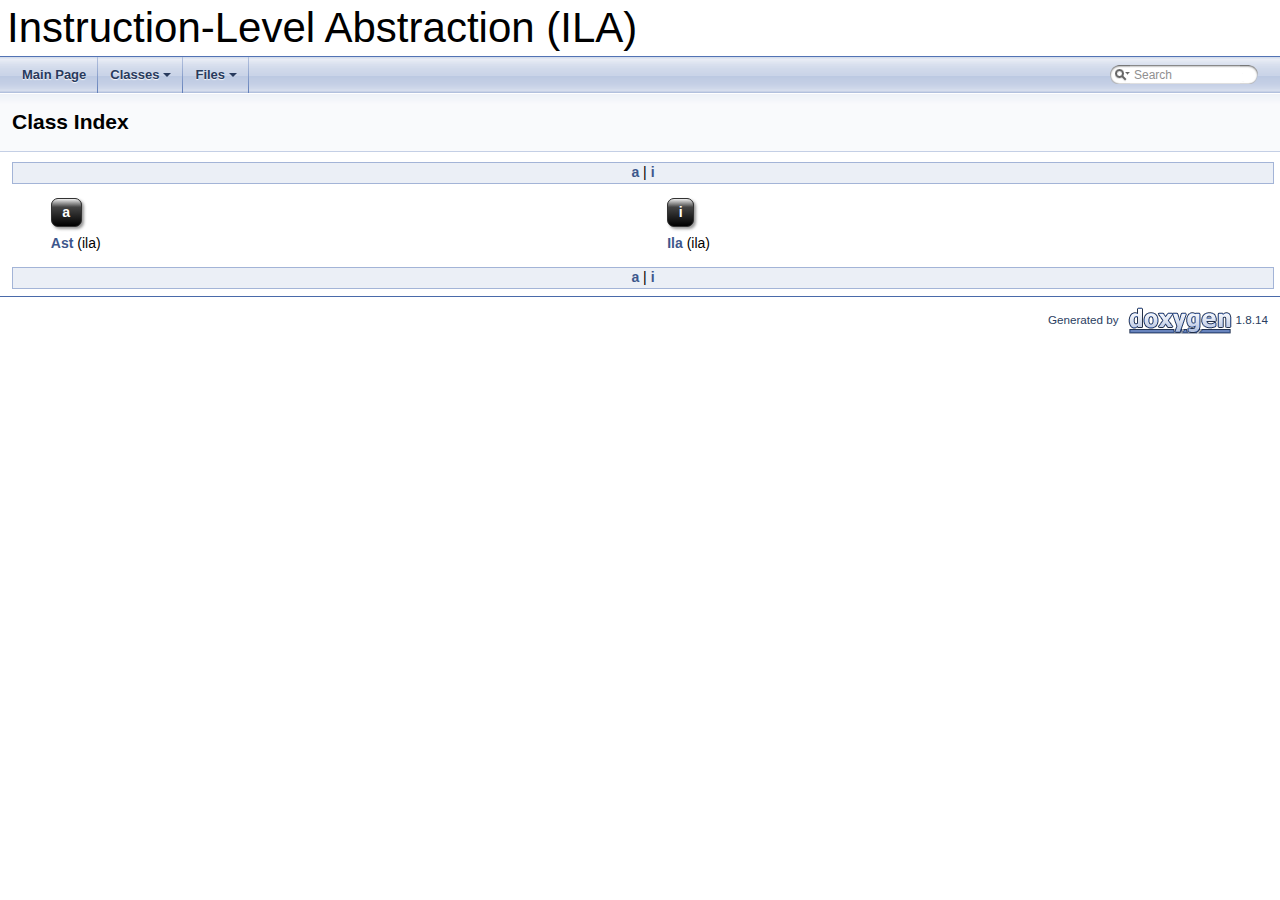
<file: ila-ref-manual/classes.html>
<!DOCTYPE html PUBLIC "-//W3C//DTD XHTML 1.0 Transitional//EN" "http://www.w3.org/TR/xhtml1/DTD/xhtml1-transitional.dtd">
<html xmlns="http://www.w3.org/1999/xhtml">
<head>
<meta http-equiv="Content-Type" content="text/xhtml;charset=UTF-8"/>
<meta http-equiv="X-UA-Compatible" content="IE=9"/>
<meta name="generator" content="Doxygen 1.8.14"/>
<meta name="viewport" content="width=device-width, initial-scale=1"/>
<title>Instruction-Level Abstraction (ILA): Class Index</title>
<link href="tabs.css" rel="stylesheet" type="text/css"/>
<script type="text/javascript" src="jquery.js"></script>
<script type="text/javascript" src="dynsections.js"></script>
<link href="search/search.css" rel="stylesheet" type="text/css"/>
<script type="text/javascript" src="search/searchdata.js"></script>
<script type="text/javascript" src="search/search.js"></script>
<link href="doxygen.css" rel="stylesheet" type="text/css" />
</head>
<body>
<div id="top"><!-- do not remove this div, it is closed by doxygen! -->
<div id="titlearea">
<table cellspacing="0" cellpadding="0">
 <tbody>
 <tr style="height: 56px;">
  <td id="projectalign" style="padding-left: 0.5em;">
   <div id="projectname">Instruction-Level Abstraction (ILA)
   </div>
  </td>
 </tr>
 </tbody>
</table>
</div>
<!-- end header part -->
<!-- Generated by Doxygen 1.8.14 -->
<script type="text/javascript">
/* @license magnet:?xt=urn:btih:cf05388f2679ee054f2beb29a391d25f4e673ac3&amp;dn=gpl-2.0.txt GPL-v2 */
var searchBox = new SearchBox("searchBox", "search",false,'Search');
/* @license-end */
</script>
<script type="text/javascript" src="menudata.js"></script>
<script type="text/javascript" src="menu.js"></script>
<script type="text/javascript">
/* @license magnet:?xt=urn:btih:cf05388f2679ee054f2beb29a391d25f4e673ac3&amp;dn=gpl-2.0.txt GPL-v2 */
$(function() {
  initMenu('',true,false,'search.php','Search');
  $(document).ready(function() { init_search(); });
});
/* @license-end */</script>
<div id="main-nav"></div>
</div><!-- top -->
<!-- window showing the filter options -->
<div id="MSearchSelectWindow"
     onmouseover="return searchBox.OnSearchSelectShow()"
     onmouseout="return searchBox.OnSearchSelectHide()"
     onkeydown="return searchBox.OnSearchSelectKey(event)">
</div>

<!-- iframe showing the search results (closed by default) -->
<div id="MSearchResultsWindow">
<iframe src="javascript:void(0)" frameborder="0" 
        name="MSearchResults" id="MSearchResults">
</iframe>
</div>

<div class="header">
  <div class="headertitle">
<div class="title">Class Index</div>  </div>
</div><!--header-->
<div class="contents">
<div class="qindex"><a class="qindex" href="#letter_a">a</a>&#160;|&#160;<a class="qindex" href="#letter_i">i</a></div>
<table class="classindex">
<tr><td rowspan="2" valign="bottom"><a name="letter_a"></a><table border="0" cellspacing="0" cellpadding="0"><tr><td><div class="ah">&#160;&#160;a&#160;&#160;</div></td></tr></table>
</td><td rowspan="2" valign="bottom"><a name="letter_i"></a><table border="0" cellspacing="0" cellpadding="0"><tr><td><div class="ah">&#160;&#160;i&#160;&#160;</div></td></tr></table>
</td><td></td></tr>
<tr><td></td></tr>
<tr><td valign="top"><a class="el" href="classila_1_1_ast.html">Ast</a> (ila)&#160;&#160;&#160;</td><td valign="top"><a class="el" href="classila_1_1_ila.html">Ila</a> (ila)&#160;&#160;&#160;</td><td></td></tr>
<tr><td></td><td></td><td></td></tr>
</table>
<div class="qindex"><a class="qindex" href="#letter_a">a</a>&#160;|&#160;<a class="qindex" href="#letter_i">i</a></div>
</div><!-- contents -->
<!-- start footer part -->
<hr class="footer"/><address class="footer"><small>
Generated by &#160;<a href="http://www.doxygen.org/index.html">
<img class="footer" src="doxygen.png" alt="doxygen"/>
</a> 1.8.14
</small></address>
</body>
</html>
</file>
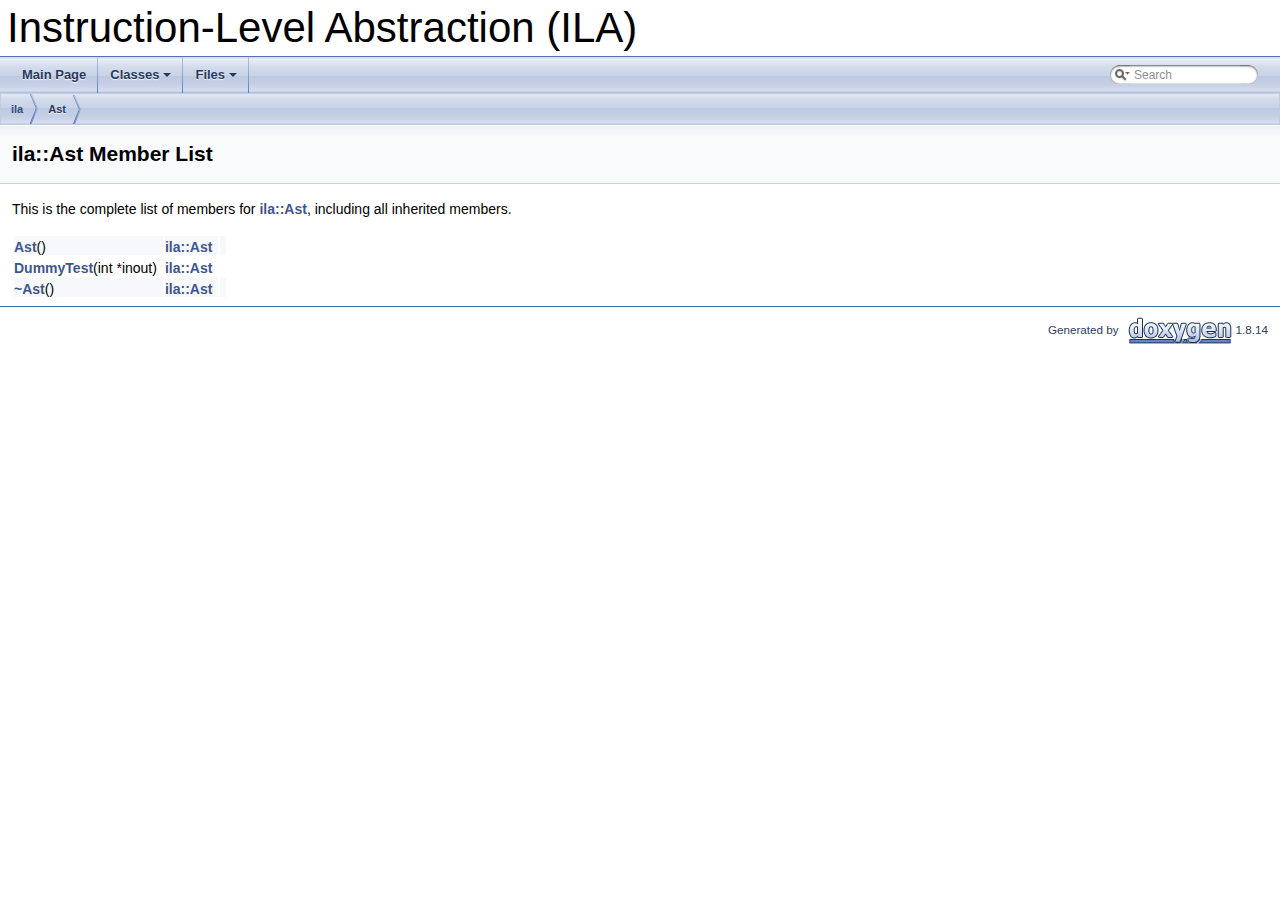
<file: ila-ref-manual/classila_1_1_ast-members.html>
<!DOCTYPE html PUBLIC "-//W3C//DTD XHTML 1.0 Transitional//EN" "http://www.w3.org/TR/xhtml1/DTD/xhtml1-transitional.dtd">
<html xmlns="http://www.w3.org/1999/xhtml">
<head>
<meta http-equiv="Content-Type" content="text/xhtml;charset=UTF-8"/>
<meta http-equiv="X-UA-Compatible" content="IE=9"/>
<meta name="generator" content="Doxygen 1.8.14"/>
<meta name="viewport" content="width=device-width, initial-scale=1"/>
<title>Instruction-Level Abstraction (ILA): Member List</title>
<link href="tabs.css" rel="stylesheet" type="text/css"/>
<script type="text/javascript" src="jquery.js"></script>
<script type="text/javascript" src="dynsections.js"></script>
<link href="search/search.css" rel="stylesheet" type="text/css"/>
<script type="text/javascript" src="search/searchdata.js"></script>
<script type="text/javascript" src="search/search.js"></script>
<link href="doxygen.css" rel="stylesheet" type="text/css" />
</head>
<body>
<div id="top"><!-- do not remove this div, it is closed by doxygen! -->
<div id="titlearea">
<table cellspacing="0" cellpadding="0">
 <tbody>
 <tr style="height: 56px;">
  <td id="projectalign" style="padding-left: 0.5em;">
   <div id="projectname">Instruction-Level Abstraction (ILA)
   </div>
  </td>
 </tr>
 </tbody>
</table>
</div>
<!-- end header part -->
<!-- Generated by Doxygen 1.8.14 -->
<script type="text/javascript">
/* @license magnet:?xt=urn:btih:cf05388f2679ee054f2beb29a391d25f4e673ac3&amp;dn=gpl-2.0.txt GPL-v2 */
var searchBox = new SearchBox("searchBox", "search",false,'Search');
/* @license-end */
</script>
<script type="text/javascript" src="menudata.js"></script>
<script type="text/javascript" src="menu.js"></script>
<script type="text/javascript">
/* @license magnet:?xt=urn:btih:cf05388f2679ee054f2beb29a391d25f4e673ac3&amp;dn=gpl-2.0.txt GPL-v2 */
$(function() {
  initMenu('',true,false,'search.php','Search');
  $(document).ready(function() { init_search(); });
});
/* @license-end */</script>
<div id="main-nav"></div>
<!-- window showing the filter options -->
<div id="MSearchSelectWindow"
     onmouseover="return searchBox.OnSearchSelectShow()"
     onmouseout="return searchBox.OnSearchSelectHide()"
     onkeydown="return searchBox.OnSearchSelectKey(event)">
</div>

<!-- iframe showing the search results (closed by default) -->
<div id="MSearchResultsWindow">
<iframe src="javascript:void(0)" frameborder="0" 
        name="MSearchResults" id="MSearchResults">
</iframe>
</div>

<div id="nav-path" class="navpath">
  <ul>
<li class="navelem"><b>ila</b></li><li class="navelem"><a class="el" href="classila_1_1_ast.html">Ast</a></li>  </ul>
</div>
</div><!-- top -->
<div class="header">
  <div class="headertitle">
<div class="title">ila::Ast Member List</div>  </div>
</div><!--header-->
<div class="contents">

<p>This is the complete list of members for <a class="el" href="classila_1_1_ast.html">ila::Ast</a>, including all inherited members.</p>
<table class="directory">
  <tr class="even"><td class="entry"><a class="el" href="classila_1_1_ast.html#af78f2889fb8c3ddd84d8242806931be9">Ast</a>()</td><td class="entry"><a class="el" href="classila_1_1_ast.html">ila::Ast</a></td><td class="entry"></td></tr>
  <tr><td class="entry"><a class="el" href="classila_1_1_ast.html#a7684fc7f2b94398f2fdce1edb3336191">DummyTest</a>(int *inout)</td><td class="entry"><a class="el" href="classila_1_1_ast.html">ila::Ast</a></td><td class="entry"></td></tr>
  <tr class="even"><td class="entry"><a class="el" href="classila_1_1_ast.html#a91c2eaeb3a40fd4353aab8f90b6b4b15">~Ast</a>()</td><td class="entry"><a class="el" href="classila_1_1_ast.html">ila::Ast</a></td><td class="entry"></td></tr>
</table></div><!-- contents -->
<!-- start footer part -->
<hr class="footer"/><address class="footer"><small>
Generated by &#160;<a href="http://www.doxygen.org/index.html">
<img class="footer" src="doxygen.png" alt="doxygen"/>
</a> 1.8.14
</small></address>
</body>
</html>
</file>
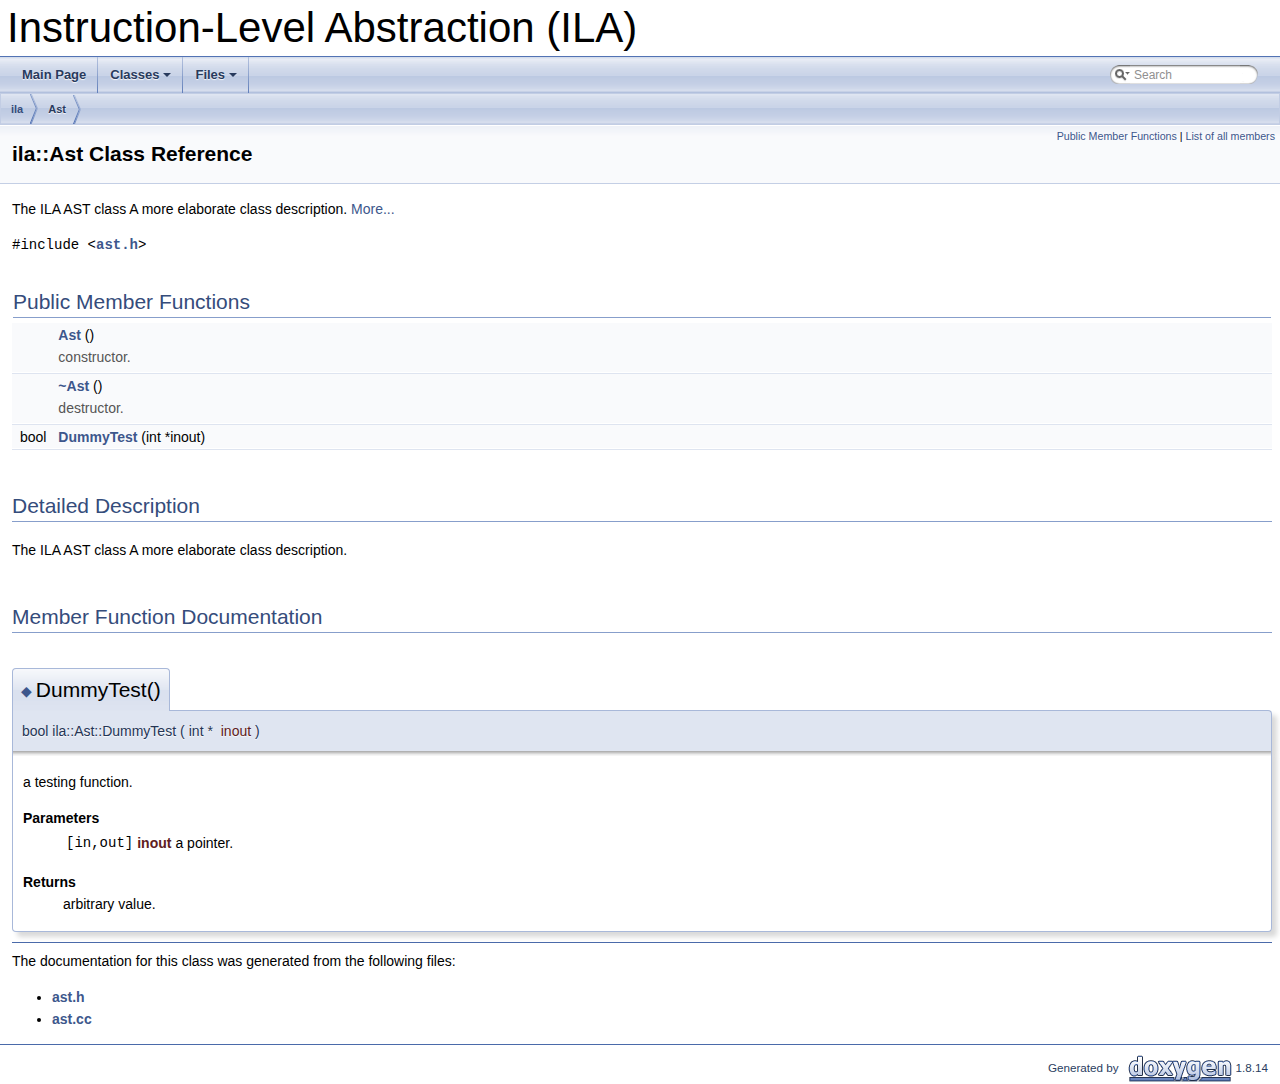
<file: ila-ref-manual/classila_1_1_ast.html>
<!DOCTYPE html PUBLIC "-//W3C//DTD XHTML 1.0 Transitional//EN" "http://www.w3.org/TR/xhtml1/DTD/xhtml1-transitional.dtd">
<html xmlns="http://www.w3.org/1999/xhtml">
<head>
<meta http-equiv="Content-Type" content="text/xhtml;charset=UTF-8"/>
<meta http-equiv="X-UA-Compatible" content="IE=9"/>
<meta name="generator" content="Doxygen 1.8.14"/>
<meta name="viewport" content="width=device-width, initial-scale=1"/>
<title>Instruction-Level Abstraction (ILA): ila::Ast Class Reference</title>
<link href="tabs.css" rel="stylesheet" type="text/css"/>
<script type="text/javascript" src="jquery.js"></script>
<script type="text/javascript" src="dynsections.js"></script>
<link href="search/search.css" rel="stylesheet" type="text/css"/>
<script type="text/javascript" src="search/searchdata.js"></script>
<script type="text/javascript" src="search/search.js"></script>
<link href="doxygen.css" rel="stylesheet" type="text/css" />
</head>
<body>
<div id="top"><!-- do not remove this div, it is closed by doxygen! -->
<div id="titlearea">
<table cellspacing="0" cellpadding="0">
 <tbody>
 <tr style="height: 56px;">
  <td id="projectalign" style="padding-left: 0.5em;">
   <div id="projectname">Instruction-Level Abstraction (ILA)
   </div>
  </td>
 </tr>
 </tbody>
</table>
</div>
<!-- end header part -->
<!-- Generated by Doxygen 1.8.14 -->
<script type="text/javascript">
/* @license magnet:?xt=urn:btih:cf05388f2679ee054f2beb29a391d25f4e673ac3&amp;dn=gpl-2.0.txt GPL-v2 */
var searchBox = new SearchBox("searchBox", "search",false,'Search');
/* @license-end */
</script>
<script type="text/javascript" src="menudata.js"></script>
<script type="text/javascript" src="menu.js"></script>
<script type="text/javascript">
/* @license magnet:?xt=urn:btih:cf05388f2679ee054f2beb29a391d25f4e673ac3&amp;dn=gpl-2.0.txt GPL-v2 */
$(function() {
  initMenu('',true,false,'search.php','Search');
  $(document).ready(function() { init_search(); });
});
/* @license-end */</script>
<div id="main-nav"></div>
<!-- window showing the filter options -->
<div id="MSearchSelectWindow"
     onmouseover="return searchBox.OnSearchSelectShow()"
     onmouseout="return searchBox.OnSearchSelectHide()"
     onkeydown="return searchBox.OnSearchSelectKey(event)">
</div>

<!-- iframe showing the search results (closed by default) -->
<div id="MSearchResultsWindow">
<iframe src="javascript:void(0)" frameborder="0" 
        name="MSearchResults" id="MSearchResults">
</iframe>
</div>

<div id="nav-path" class="navpath">
  <ul>
<li class="navelem"><b>ila</b></li><li class="navelem"><a class="el" href="classila_1_1_ast.html">Ast</a></li>  </ul>
</div>
</div><!-- top -->
<div class="header">
  <div class="summary">
<a href="#pub-methods">Public Member Functions</a> &#124;
<a href="classila_1_1_ast-members.html">List of all members</a>  </div>
  <div class="headertitle">
<div class="title">ila::Ast Class Reference</div>  </div>
</div><!--header-->
<div class="contents">

<p>The ILA AST class A more elaborate class description.  
 <a href="classila_1_1_ast.html#details">More...</a></p>

<p><code>#include &lt;<a class="el" href="ast_8h_source.html">ast.h</a>&gt;</code></p>
<table class="memberdecls">
<tr class="heading"><td colspan="2"><h2 class="groupheader"><a name="pub-methods"></a>
Public Member Functions</h2></td></tr>
<tr class="memitem:af78f2889fb8c3ddd84d8242806931be9"><td class="memItemLeft" align="right" valign="top"><a id="af78f2889fb8c3ddd84d8242806931be9"></a>
&#160;</td><td class="memItemRight" valign="bottom"><a class="el" href="classila_1_1_ast.html#af78f2889fb8c3ddd84d8242806931be9">Ast</a> ()</td></tr>
<tr class="memdesc:af78f2889fb8c3ddd84d8242806931be9"><td class="mdescLeft">&#160;</td><td class="mdescRight">constructor. <br /></td></tr>
<tr class="separator:af78f2889fb8c3ddd84d8242806931be9"><td class="memSeparator" colspan="2">&#160;</td></tr>
<tr class="memitem:a91c2eaeb3a40fd4353aab8f90b6b4b15"><td class="memItemLeft" align="right" valign="top"><a id="a91c2eaeb3a40fd4353aab8f90b6b4b15"></a>
&#160;</td><td class="memItemRight" valign="bottom"><a class="el" href="classila_1_1_ast.html#a91c2eaeb3a40fd4353aab8f90b6b4b15">~Ast</a> ()</td></tr>
<tr class="memdesc:a91c2eaeb3a40fd4353aab8f90b6b4b15"><td class="mdescLeft">&#160;</td><td class="mdescRight">destructor. <br /></td></tr>
<tr class="separator:a91c2eaeb3a40fd4353aab8f90b6b4b15"><td class="memSeparator" colspan="2">&#160;</td></tr>
<tr class="memitem:a7684fc7f2b94398f2fdce1edb3336191"><td class="memItemLeft" align="right" valign="top">bool&#160;</td><td class="memItemRight" valign="bottom"><a class="el" href="classila_1_1_ast.html#a7684fc7f2b94398f2fdce1edb3336191">DummyTest</a> (int *inout)</td></tr>
<tr class="separator:a7684fc7f2b94398f2fdce1edb3336191"><td class="memSeparator" colspan="2">&#160;</td></tr>
</table>
<a name="details" id="details"></a><h2 class="groupheader">Detailed Description</h2>
<div class="textblock"><p>The ILA AST class A more elaborate class description. </p>
</div><h2 class="groupheader">Member Function Documentation</h2>
<a id="a7684fc7f2b94398f2fdce1edb3336191"></a>
<h2 class="memtitle"><span class="permalink"><a href="#a7684fc7f2b94398f2fdce1edb3336191">&#9670;&nbsp;</a></span>DummyTest()</h2>

<div class="memitem">
<div class="memproto">
      <table class="memname">
        <tr>
          <td class="memname">bool ila::Ast::DummyTest </td>
          <td>(</td>
          <td class="paramtype">int *&#160;</td>
          <td class="paramname"><em>inout</em></td><td>)</td>
          <td></td>
        </tr>
      </table>
</div><div class="memdoc">
<p>a testing function. </p><dl class="params"><dt>Parameters</dt><dd>
  <table class="params">
    <tr><td class="paramdir">[in,out]</td><td class="paramname">inout</td><td>a pointer. </td></tr>
  </table>
  </dd>
</dl>
<dl class="section return"><dt>Returns</dt><dd>arbitrary value. </dd></dl>

</div>
</div>
<hr/>The documentation for this class was generated from the following files:<ul>
<li><a class="el" href="ast_8h_source.html">ast.h</a></li>
<li><a class="el" href="ast_8cc.html">ast.cc</a></li>
</ul>
</div><!-- contents -->
<!-- start footer part -->
<hr class="footer"/><address class="footer"><small>
Generated by &#160;<a href="http://www.doxygen.org/index.html">
<img class="footer" src="doxygen.png" alt="doxygen"/>
</a> 1.8.14
</small></address>
</body>
</html>
</file>
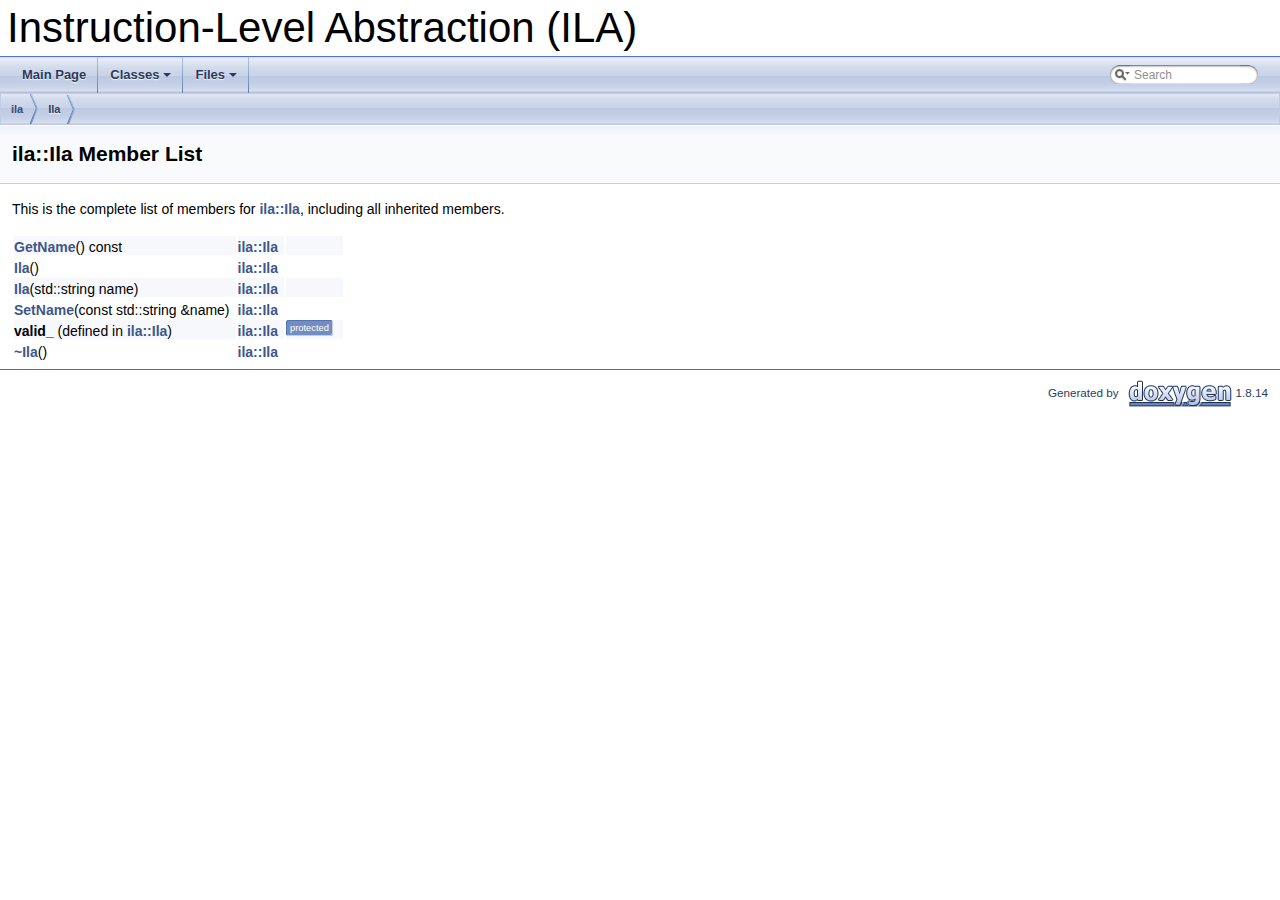
<file: ila-ref-manual/classila_1_1_ila-members.html>
<!DOCTYPE html PUBLIC "-//W3C//DTD XHTML 1.0 Transitional//EN" "http://www.w3.org/TR/xhtml1/DTD/xhtml1-transitional.dtd">
<html xmlns="http://www.w3.org/1999/xhtml">
<head>
<meta http-equiv="Content-Type" content="text/xhtml;charset=UTF-8"/>
<meta http-equiv="X-UA-Compatible" content="IE=9"/>
<meta name="generator" content="Doxygen 1.8.14"/>
<meta name="viewport" content="width=device-width, initial-scale=1"/>
<title>Instruction-Level Abstraction (ILA): Member List</title>
<link href="tabs.css" rel="stylesheet" type="text/css"/>
<script type="text/javascript" src="jquery.js"></script>
<script type="text/javascript" src="dynsections.js"></script>
<link href="search/search.css" rel="stylesheet" type="text/css"/>
<script type="text/javascript" src="search/searchdata.js"></script>
<script type="text/javascript" src="search/search.js"></script>
<link href="doxygen.css" rel="stylesheet" type="text/css" />
</head>
<body>
<div id="top"><!-- do not remove this div, it is closed by doxygen! -->
<div id="titlearea">
<table cellspacing="0" cellpadding="0">
 <tbody>
 <tr style="height: 56px;">
  <td id="projectalign" style="padding-left: 0.5em;">
   <div id="projectname">Instruction-Level Abstraction (ILA)
   </div>
  </td>
 </tr>
 </tbody>
</table>
</div>
<!-- end header part -->
<!-- Generated by Doxygen 1.8.14 -->
<script type="text/javascript">
/* @license magnet:?xt=urn:btih:cf05388f2679ee054f2beb29a391d25f4e673ac3&amp;dn=gpl-2.0.txt GPL-v2 */
var searchBox = new SearchBox("searchBox", "search",false,'Search');
/* @license-end */
</script>
<script type="text/javascript" src="menudata.js"></script>
<script type="text/javascript" src="menu.js"></script>
<script type="text/javascript">
/* @license magnet:?xt=urn:btih:cf05388f2679ee054f2beb29a391d25f4e673ac3&amp;dn=gpl-2.0.txt GPL-v2 */
$(function() {
  initMenu('',true,false,'search.php','Search');
  $(document).ready(function() { init_search(); });
});
/* @license-end */</script>
<div id="main-nav"></div>
<!-- window showing the filter options -->
<div id="MSearchSelectWindow"
     onmouseover="return searchBox.OnSearchSelectShow()"
     onmouseout="return searchBox.OnSearchSelectHide()"
     onkeydown="return searchBox.OnSearchSelectKey(event)">
</div>

<!-- iframe showing the search results (closed by default) -->
<div id="MSearchResultsWindow">
<iframe src="javascript:void(0)" frameborder="0" 
        name="MSearchResults" id="MSearchResults">
</iframe>
</div>

<div id="nav-path" class="navpath">
  <ul>
<li class="navelem"><b>ila</b></li><li class="navelem"><a class="el" href="classila_1_1_ila.html">Ila</a></li>  </ul>
</div>
</div><!-- top -->
<div class="header">
  <div class="headertitle">
<div class="title">ila::Ila Member List</div>  </div>
</div><!--header-->
<div class="contents">

<p>This is the complete list of members for <a class="el" href="classila_1_1_ila.html">ila::Ila</a>, including all inherited members.</p>
<table class="directory">
  <tr class="even"><td class="entry"><a class="el" href="classila_1_1_ila.html#a183817ee0a7fc7560d0199f18cae2c06">GetName</a>() const</td><td class="entry"><a class="el" href="classila_1_1_ila.html">ila::Ila</a></td><td class="entry"></td></tr>
  <tr><td class="entry"><a class="el" href="classila_1_1_ila.html#ab50b370e129cff9a675e34c94ed2e48c">Ila</a>()</td><td class="entry"><a class="el" href="classila_1_1_ila.html">ila::Ila</a></td><td class="entry"></td></tr>
  <tr class="even"><td class="entry"><a class="el" href="classila_1_1_ila.html#a6179d2cb74b14b4a7f927b588a6dc1fb">Ila</a>(std::string name)</td><td class="entry"><a class="el" href="classila_1_1_ila.html">ila::Ila</a></td><td class="entry"></td></tr>
  <tr><td class="entry"><a class="el" href="classila_1_1_ila.html#a7e0c967fe6da87c558f76f61715cb6ad">SetName</a>(const std::string &amp;name)</td><td class="entry"><a class="el" href="classila_1_1_ila.html">ila::Ila</a></td><td class="entry"></td></tr>
  <tr bgcolor="#f0f0f0" class="even"><td class="entry"><b>valid_</b> (defined in <a class="el" href="classila_1_1_ila.html">ila::Ila</a>)</td><td class="entry"><a class="el" href="classila_1_1_ila.html">ila::Ila</a></td><td class="entry"><span class="mlabel">protected</span></td></tr>
  <tr><td class="entry"><a class="el" href="classila_1_1_ila.html#a34569000cd5caa82b5571555183918ff">~Ila</a>()</td><td class="entry"><a class="el" href="classila_1_1_ila.html">ila::Ila</a></td><td class="entry"></td></tr>
</table></div><!-- contents -->
<!-- start footer part -->
<hr class="footer"/><address class="footer"><small>
Generated by &#160;<a href="http://www.doxygen.org/index.html">
<img class="footer" src="doxygen.png" alt="doxygen"/>
</a> 1.8.14
</small></address>
</body>
</html>
</file>
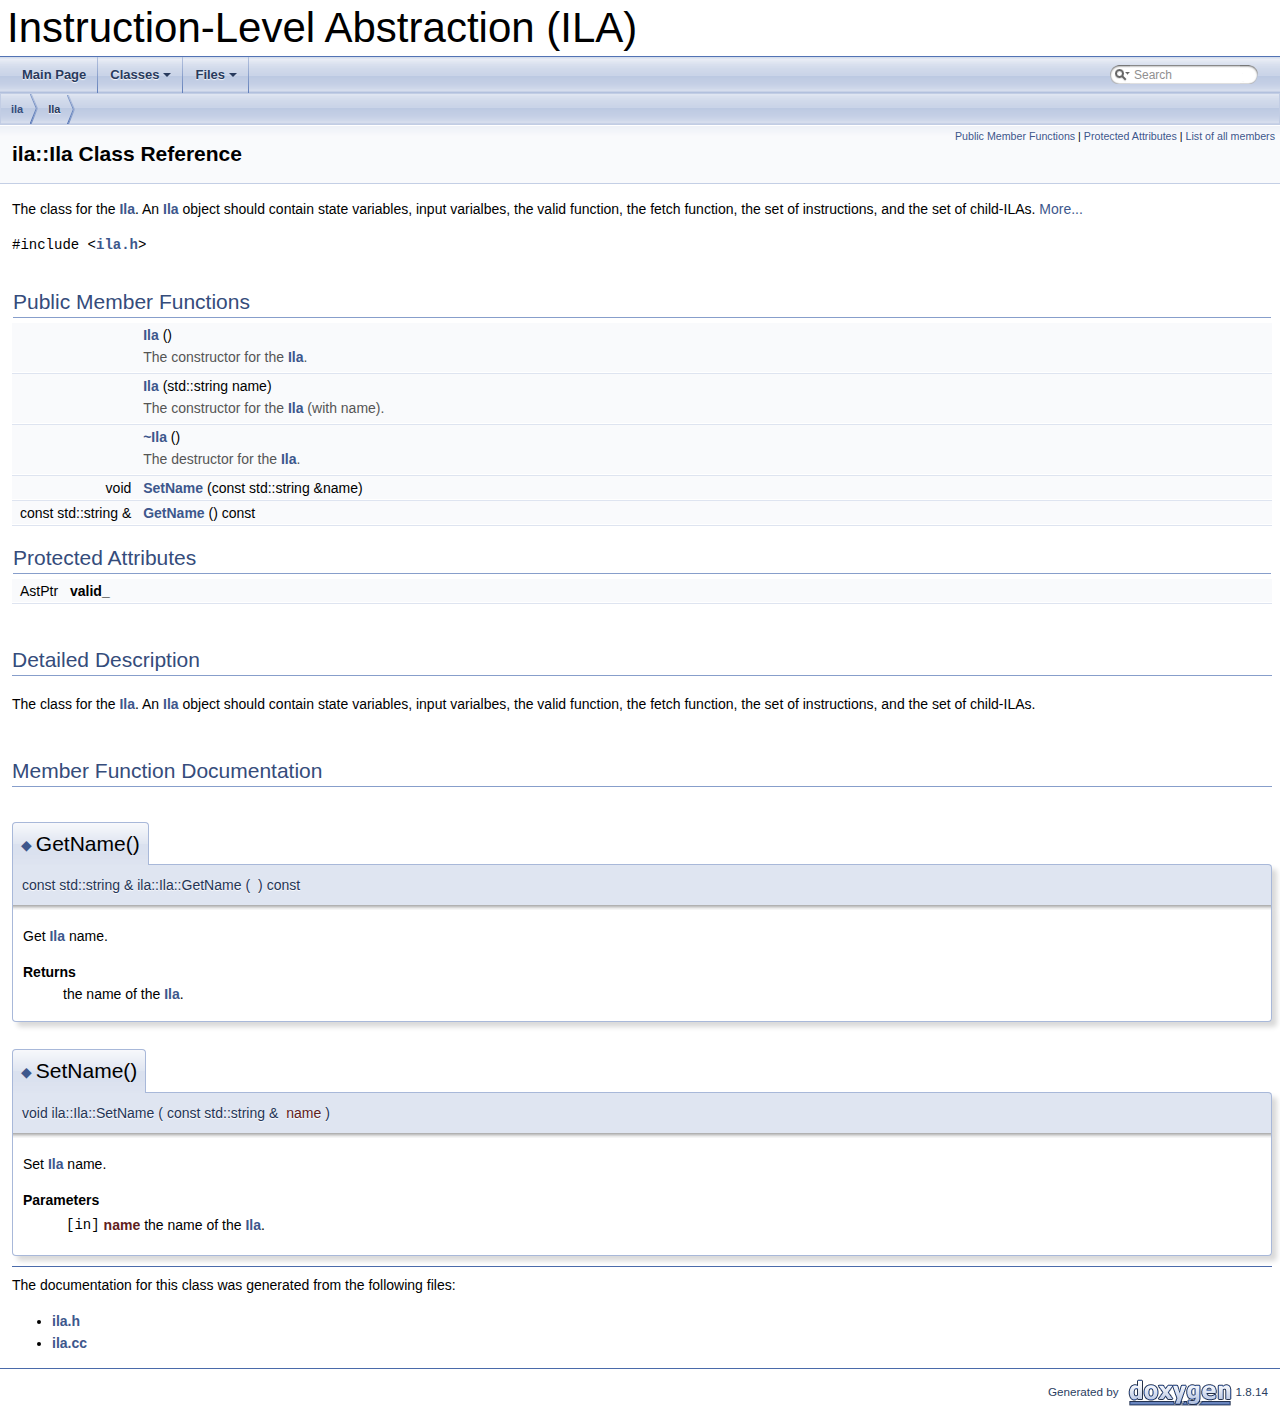
<file: ila-ref-manual/classila_1_1_ila.html>
<!DOCTYPE html PUBLIC "-//W3C//DTD XHTML 1.0 Transitional//EN" "http://www.w3.org/TR/xhtml1/DTD/xhtml1-transitional.dtd">
<html xmlns="http://www.w3.org/1999/xhtml">
<head>
<meta http-equiv="Content-Type" content="text/xhtml;charset=UTF-8"/>
<meta http-equiv="X-UA-Compatible" content="IE=9"/>
<meta name="generator" content="Doxygen 1.8.14"/>
<meta name="viewport" content="width=device-width, initial-scale=1"/>
<title>Instruction-Level Abstraction (ILA): ila::Ila Class Reference</title>
<link href="tabs.css" rel="stylesheet" type="text/css"/>
<script type="text/javascript" src="jquery.js"></script>
<script type="text/javascript" src="dynsections.js"></script>
<link href="search/search.css" rel="stylesheet" type="text/css"/>
<script type="text/javascript" src="search/searchdata.js"></script>
<script type="text/javascript" src="search/search.js"></script>
<link href="doxygen.css" rel="stylesheet" type="text/css" />
</head>
<body>
<div id="top"><!-- do not remove this div, it is closed by doxygen! -->
<div id="titlearea">
<table cellspacing="0" cellpadding="0">
 <tbody>
 <tr style="height: 56px;">
  <td id="projectalign" style="padding-left: 0.5em;">
   <div id="projectname">Instruction-Level Abstraction (ILA)
   </div>
  </td>
 </tr>
 </tbody>
</table>
</div>
<!-- end header part -->
<!-- Generated by Doxygen 1.8.14 -->
<script type="text/javascript">
/* @license magnet:?xt=urn:btih:cf05388f2679ee054f2beb29a391d25f4e673ac3&amp;dn=gpl-2.0.txt GPL-v2 */
var searchBox = new SearchBox("searchBox", "search",false,'Search');
/* @license-end */
</script>
<script type="text/javascript" src="menudata.js"></script>
<script type="text/javascript" src="menu.js"></script>
<script type="text/javascript">
/* @license magnet:?xt=urn:btih:cf05388f2679ee054f2beb29a391d25f4e673ac3&amp;dn=gpl-2.0.txt GPL-v2 */
$(function() {
  initMenu('',true,false,'search.php','Search');
  $(document).ready(function() { init_search(); });
});
/* @license-end */</script>
<div id="main-nav"></div>
<!-- window showing the filter options -->
<div id="MSearchSelectWindow"
     onmouseover="return searchBox.OnSearchSelectShow()"
     onmouseout="return searchBox.OnSearchSelectHide()"
     onkeydown="return searchBox.OnSearchSelectKey(event)">
</div>

<!-- iframe showing the search results (closed by default) -->
<div id="MSearchResultsWindow">
<iframe src="javascript:void(0)" frameborder="0" 
        name="MSearchResults" id="MSearchResults">
</iframe>
</div>

<div id="nav-path" class="navpath">
  <ul>
<li class="navelem"><b>ila</b></li><li class="navelem"><a class="el" href="classila_1_1_ila.html">Ila</a></li>  </ul>
</div>
</div><!-- top -->
<div class="header">
  <div class="summary">
<a href="#pub-methods">Public Member Functions</a> &#124;
<a href="#pro-attribs">Protected Attributes</a> &#124;
<a href="classila_1_1_ila-members.html">List of all members</a>  </div>
  <div class="headertitle">
<div class="title">ila::Ila Class Reference</div>  </div>
</div><!--header-->
<div class="contents">

<p>The class for the <a class="el" href="classila_1_1_ila.html" title="The class for the Ila. An Ila object should contain state variables, input varialbes, the valid function, the fetch function, the set of instructions, and the set of child-ILAs. ">Ila</a>. An <a class="el" href="classila_1_1_ila.html" title="The class for the Ila. An Ila object should contain state variables, input varialbes, the valid function, the fetch function, the set of instructions, and the set of child-ILAs. ">Ila</a> object should contain state variables, input varialbes, the valid function, the fetch function, the set of instructions, and the set of child-ILAs.  
 <a href="classila_1_1_ila.html#details">More...</a></p>

<p><code>#include &lt;<a class="el" href="ila_8h_source.html">ila.h</a>&gt;</code></p>
<table class="memberdecls">
<tr class="heading"><td colspan="2"><h2 class="groupheader"><a name="pub-methods"></a>
Public Member Functions</h2></td></tr>
<tr class="memitem:ab50b370e129cff9a675e34c94ed2e48c"><td class="memItemLeft" align="right" valign="top"><a id="ab50b370e129cff9a675e34c94ed2e48c"></a>
&#160;</td><td class="memItemRight" valign="bottom"><a class="el" href="classila_1_1_ila.html#ab50b370e129cff9a675e34c94ed2e48c">Ila</a> ()</td></tr>
<tr class="memdesc:ab50b370e129cff9a675e34c94ed2e48c"><td class="mdescLeft">&#160;</td><td class="mdescRight">The constructor for the <a class="el" href="classila_1_1_ila.html" title="The class for the Ila. An Ila object should contain state variables, input varialbes, the valid function, the fetch function, the set of instructions, and the set of child-ILAs. ">Ila</a>. <br /></td></tr>
<tr class="separator:ab50b370e129cff9a675e34c94ed2e48c"><td class="memSeparator" colspan="2">&#160;</td></tr>
<tr class="memitem:a6179d2cb74b14b4a7f927b588a6dc1fb"><td class="memItemLeft" align="right" valign="top"><a id="a6179d2cb74b14b4a7f927b588a6dc1fb"></a>
&#160;</td><td class="memItemRight" valign="bottom"><a class="el" href="classila_1_1_ila.html#a6179d2cb74b14b4a7f927b588a6dc1fb">Ila</a> (std::string name)</td></tr>
<tr class="memdesc:a6179d2cb74b14b4a7f927b588a6dc1fb"><td class="mdescLeft">&#160;</td><td class="mdescRight">The constructor for the <a class="el" href="classila_1_1_ila.html" title="The class for the Ila. An Ila object should contain state variables, input varialbes, the valid function, the fetch function, the set of instructions, and the set of child-ILAs. ">Ila</a> (with name). <br /></td></tr>
<tr class="separator:a6179d2cb74b14b4a7f927b588a6dc1fb"><td class="memSeparator" colspan="2">&#160;</td></tr>
<tr class="memitem:a34569000cd5caa82b5571555183918ff"><td class="memItemLeft" align="right" valign="top"><a id="a34569000cd5caa82b5571555183918ff"></a>
&#160;</td><td class="memItemRight" valign="bottom"><a class="el" href="classila_1_1_ila.html#a34569000cd5caa82b5571555183918ff">~Ila</a> ()</td></tr>
<tr class="memdesc:a34569000cd5caa82b5571555183918ff"><td class="mdescLeft">&#160;</td><td class="mdescRight">The destructor for the <a class="el" href="classila_1_1_ila.html" title="The class for the Ila. An Ila object should contain state variables, input varialbes, the valid function, the fetch function, the set of instructions, and the set of child-ILAs. ">Ila</a>. <br /></td></tr>
<tr class="separator:a34569000cd5caa82b5571555183918ff"><td class="memSeparator" colspan="2">&#160;</td></tr>
<tr class="memitem:a7e0c967fe6da87c558f76f61715cb6ad"><td class="memItemLeft" align="right" valign="top">void&#160;</td><td class="memItemRight" valign="bottom"><a class="el" href="classila_1_1_ila.html#a7e0c967fe6da87c558f76f61715cb6ad">SetName</a> (const std::string &amp;name)</td></tr>
<tr class="separator:a7e0c967fe6da87c558f76f61715cb6ad"><td class="memSeparator" colspan="2">&#160;</td></tr>
<tr class="memitem:a183817ee0a7fc7560d0199f18cae2c06"><td class="memItemLeft" align="right" valign="top">const std::string &amp;&#160;</td><td class="memItemRight" valign="bottom"><a class="el" href="classila_1_1_ila.html#a183817ee0a7fc7560d0199f18cae2c06">GetName</a> () const</td></tr>
<tr class="separator:a183817ee0a7fc7560d0199f18cae2c06"><td class="memSeparator" colspan="2">&#160;</td></tr>
</table><table class="memberdecls">
<tr class="heading"><td colspan="2"><h2 class="groupheader"><a name="pro-attribs"></a>
Protected Attributes</h2></td></tr>
<tr class="memitem:ae99a9133a43a825a751a0340636c4732"><td class="memItemLeft" align="right" valign="top"><a id="ae99a9133a43a825a751a0340636c4732"></a>
AstPtr&#160;</td><td class="memItemRight" valign="bottom"><b>valid_</b></td></tr>
<tr class="separator:ae99a9133a43a825a751a0340636c4732"><td class="memSeparator" colspan="2">&#160;</td></tr>
</table>
<a name="details" id="details"></a><h2 class="groupheader">Detailed Description</h2>
<div class="textblock"><p>The class for the <a class="el" href="classila_1_1_ila.html" title="The class for the Ila. An Ila object should contain state variables, input varialbes, the valid function, the fetch function, the set of instructions, and the set of child-ILAs. ">Ila</a>. An <a class="el" href="classila_1_1_ila.html" title="The class for the Ila. An Ila object should contain state variables, input varialbes, the valid function, the fetch function, the set of instructions, and the set of child-ILAs. ">Ila</a> object should contain state variables, input varialbes, the valid function, the fetch function, the set of instructions, and the set of child-ILAs. </p>
</div><h2 class="groupheader">Member Function Documentation</h2>
<a id="a183817ee0a7fc7560d0199f18cae2c06"></a>
<h2 class="memtitle"><span class="permalink"><a href="#a183817ee0a7fc7560d0199f18cae2c06">&#9670;&nbsp;</a></span>GetName()</h2>

<div class="memitem">
<div class="memproto">
      <table class="memname">
        <tr>
          <td class="memname">const std::string &amp; ila::Ila::GetName </td>
          <td>(</td>
          <td class="paramname"></td><td>)</td>
          <td> const</td>
        </tr>
      </table>
</div><div class="memdoc">
<p>Get <a class="el" href="classila_1_1_ila.html" title="The class for the Ila. An Ila object should contain state variables, input varialbes, the valid function, the fetch function, the set of instructions, and the set of child-ILAs. ">Ila</a> name. </p><dl class="section return"><dt>Returns</dt><dd>the name of the <a class="el" href="classila_1_1_ila.html" title="The class for the Ila. An Ila object should contain state variables, input varialbes, the valid function, the fetch function, the set of instructions, and the set of child-ILAs. ">Ila</a>. </dd></dl>

</div>
</div>
<a id="a7e0c967fe6da87c558f76f61715cb6ad"></a>
<h2 class="memtitle"><span class="permalink"><a href="#a7e0c967fe6da87c558f76f61715cb6ad">&#9670;&nbsp;</a></span>SetName()</h2>

<div class="memitem">
<div class="memproto">
      <table class="memname">
        <tr>
          <td class="memname">void ila::Ila::SetName </td>
          <td>(</td>
          <td class="paramtype">const std::string &amp;&#160;</td>
          <td class="paramname"><em>name</em></td><td>)</td>
          <td></td>
        </tr>
      </table>
</div><div class="memdoc">
<p>Set <a class="el" href="classila_1_1_ila.html" title="The class for the Ila. An Ila object should contain state variables, input varialbes, the valid function, the fetch function, the set of instructions, and the set of child-ILAs. ">Ila</a> name. </p><dl class="params"><dt>Parameters</dt><dd>
  <table class="params">
    <tr><td class="paramdir">[in]</td><td class="paramname">name</td><td>the name of the <a class="el" href="classila_1_1_ila.html" title="The class for the Ila. An Ila object should contain state variables, input varialbes, the valid function, the fetch function, the set of instructions, and the set of child-ILAs. ">Ila</a>. </td></tr>
  </table>
  </dd>
</dl>

</div>
</div>
<hr/>The documentation for this class was generated from the following files:<ul>
<li><a class="el" href="ila_8h_source.html">ila.h</a></li>
<li><a class="el" href="ila_8cc.html">ila.cc</a></li>
</ul>
</div><!-- contents -->
<!-- start footer part -->
<hr class="footer"/><address class="footer"><small>
Generated by &#160;<a href="http://www.doxygen.org/index.html">
<img class="footer" src="doxygen.png" alt="doxygen"/>
</a> 1.8.14
</small></address>
</body>
</html>
</file>
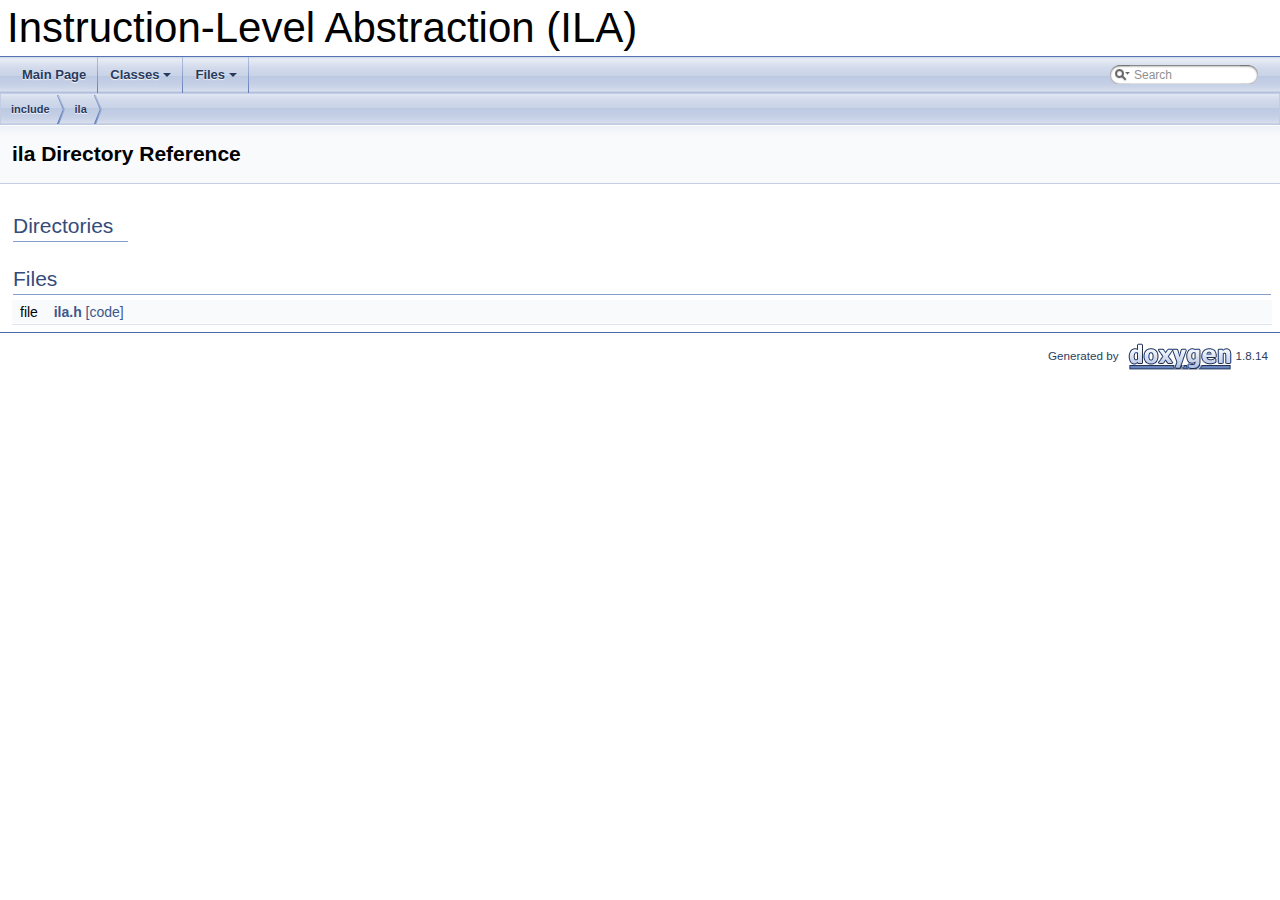
<file: ila-ref-manual/dir_1d4c2ac98f65408aa2107c1b7aa8cf4e.html>
<!DOCTYPE html PUBLIC "-//W3C//DTD XHTML 1.0 Transitional//EN" "http://www.w3.org/TR/xhtml1/DTD/xhtml1-transitional.dtd">
<html xmlns="http://www.w3.org/1999/xhtml">
<head>
<meta http-equiv="Content-Type" content="text/xhtml;charset=UTF-8"/>
<meta http-equiv="X-UA-Compatible" content="IE=9"/>
<meta name="generator" content="Doxygen 1.8.14"/>
<meta name="viewport" content="width=device-width, initial-scale=1"/>
<title>Instruction-Level Abstraction (ILA): ila Directory Reference</title>
<link href="tabs.css" rel="stylesheet" type="text/css"/>
<script type="text/javascript" src="jquery.js"></script>
<script type="text/javascript" src="dynsections.js"></script>
<link href="search/search.css" rel="stylesheet" type="text/css"/>
<script type="text/javascript" src="search/searchdata.js"></script>
<script type="text/javascript" src="search/search.js"></script>
<link href="doxygen.css" rel="stylesheet" type="text/css" />
</head>
<body>
<div id="top"><!-- do not remove this div, it is closed by doxygen! -->
<div id="titlearea">
<table cellspacing="0" cellpadding="0">
 <tbody>
 <tr style="height: 56px;">
  <td id="projectalign" style="padding-left: 0.5em;">
   <div id="projectname">Instruction-Level Abstraction (ILA)
   </div>
  </td>
 </tr>
 </tbody>
</table>
</div>
<!-- end header part -->
<!-- Generated by Doxygen 1.8.14 -->
<script type="text/javascript">
/* @license magnet:?xt=urn:btih:cf05388f2679ee054f2beb29a391d25f4e673ac3&amp;dn=gpl-2.0.txt GPL-v2 */
var searchBox = new SearchBox("searchBox", "search",false,'Search');
/* @license-end */
</script>
<script type="text/javascript" src="menudata.js"></script>
<script type="text/javascript" src="menu.js"></script>
<script type="text/javascript">
/* @license magnet:?xt=urn:btih:cf05388f2679ee054f2beb29a391d25f4e673ac3&amp;dn=gpl-2.0.txt GPL-v2 */
$(function() {
  initMenu('',true,false,'search.php','Search');
  $(document).ready(function() { init_search(); });
});
/* @license-end */</script>
<div id="main-nav"></div>
<!-- window showing the filter options -->
<div id="MSearchSelectWindow"
     onmouseover="return searchBox.OnSearchSelectShow()"
     onmouseout="return searchBox.OnSearchSelectHide()"
     onkeydown="return searchBox.OnSearchSelectKey(event)">
</div>

<!-- iframe showing the search results (closed by default) -->
<div id="MSearchResultsWindow">
<iframe src="javascript:void(0)" frameborder="0" 
        name="MSearchResults" id="MSearchResults">
</iframe>
</div>

<div id="nav-path" class="navpath">
  <ul>
<li class="navelem"><a class="el" href="dir_d44c64559bbebec7f509842c48db8b23.html">include</a></li><li class="navelem"><a class="el" href="dir_1d4c2ac98f65408aa2107c1b7aa8cf4e.html">ila</a></li>  </ul>
</div>
</div><!-- top -->
<div class="header">
  <div class="headertitle">
<div class="title">ila Directory Reference</div>  </div>
</div><!--header-->
<div class="contents">
<table class="memberdecls">
<tr class="heading"><td colspan="2"><h2 class="groupheader"><a name="subdirs"></a>
Directories</h2></td></tr>
</table><table class="memberdecls">
<tr class="heading"><td colspan="2"><h2 class="groupheader"><a name="files"></a>
Files</h2></td></tr>
<tr class="memitem:ila_8h"><td class="memItemLeft" align="right" valign="top">file &#160;</td><td class="memItemRight" valign="bottom"><a class="el" href="ila_8h.html">ila.h</a> <a href="ila_8h_source.html">[code]</a></td></tr>
<tr class="separator:"><td class="memSeparator" colspan="2">&#160;</td></tr>
</table>
</div><!-- contents -->
<!-- start footer part -->
<hr class="footer"/><address class="footer"><small>
Generated by &#160;<a href="http://www.doxygen.org/index.html">
<img class="footer" src="doxygen.png" alt="doxygen"/>
</a> 1.8.14
</small></address>
</body>
</html>
</file>
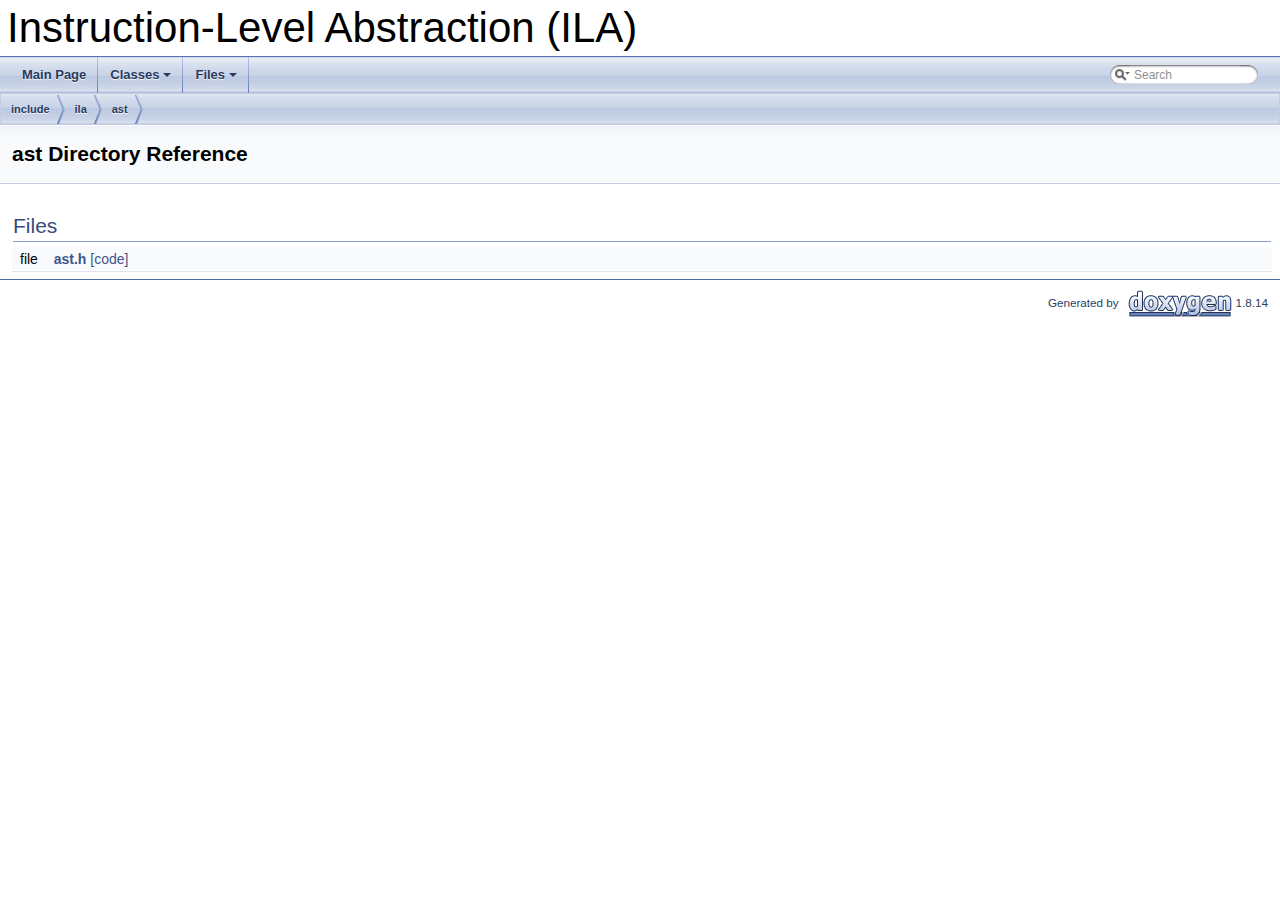
<file: ila-ref-manual/dir_208ed2a1cf436e31b62d5525d9105147.html>
<!DOCTYPE html PUBLIC "-//W3C//DTD XHTML 1.0 Transitional//EN" "http://www.w3.org/TR/xhtml1/DTD/xhtml1-transitional.dtd">
<html xmlns="http://www.w3.org/1999/xhtml">
<head>
<meta http-equiv="Content-Type" content="text/xhtml;charset=UTF-8"/>
<meta http-equiv="X-UA-Compatible" content="IE=9"/>
<meta name="generator" content="Doxygen 1.8.14"/>
<meta name="viewport" content="width=device-width, initial-scale=1"/>
<title>Instruction-Level Abstraction (ILA): ast Directory Reference</title>
<link href="tabs.css" rel="stylesheet" type="text/css"/>
<script type="text/javascript" src="jquery.js"></script>
<script type="text/javascript" src="dynsections.js"></script>
<link href="search/search.css" rel="stylesheet" type="text/css"/>
<script type="text/javascript" src="search/searchdata.js"></script>
<script type="text/javascript" src="search/search.js"></script>
<link href="doxygen.css" rel="stylesheet" type="text/css" />
</head>
<body>
<div id="top"><!-- do not remove this div, it is closed by doxygen! -->
<div id="titlearea">
<table cellspacing="0" cellpadding="0">
 <tbody>
 <tr style="height: 56px;">
  <td id="projectalign" style="padding-left: 0.5em;">
   <div id="projectname">Instruction-Level Abstraction (ILA)
   </div>
  </td>
 </tr>
 </tbody>
</table>
</div>
<!-- end header part -->
<!-- Generated by Doxygen 1.8.14 -->
<script type="text/javascript">
/* @license magnet:?xt=urn:btih:cf05388f2679ee054f2beb29a391d25f4e673ac3&amp;dn=gpl-2.0.txt GPL-v2 */
var searchBox = new SearchBox("searchBox", "search",false,'Search');
/* @license-end */
</script>
<script type="text/javascript" src="menudata.js"></script>
<script type="text/javascript" src="menu.js"></script>
<script type="text/javascript">
/* @license magnet:?xt=urn:btih:cf05388f2679ee054f2beb29a391d25f4e673ac3&amp;dn=gpl-2.0.txt GPL-v2 */
$(function() {
  initMenu('',true,false,'search.php','Search');
  $(document).ready(function() { init_search(); });
});
/* @license-end */</script>
<div id="main-nav"></div>
<!-- window showing the filter options -->
<div id="MSearchSelectWindow"
     onmouseover="return searchBox.OnSearchSelectShow()"
     onmouseout="return searchBox.OnSearchSelectHide()"
     onkeydown="return searchBox.OnSearchSelectKey(event)">
</div>

<!-- iframe showing the search results (closed by default) -->
<div id="MSearchResultsWindow">
<iframe src="javascript:void(0)" frameborder="0" 
        name="MSearchResults" id="MSearchResults">
</iframe>
</div>

<div id="nav-path" class="navpath">
  <ul>
<li class="navelem"><a class="el" href="dir_d44c64559bbebec7f509842c48db8b23.html">include</a></li><li class="navelem"><a class="el" href="dir_1d4c2ac98f65408aa2107c1b7aa8cf4e.html">ila</a></li><li class="navelem"><a class="el" href="dir_208ed2a1cf436e31b62d5525d9105147.html">ast</a></li>  </ul>
</div>
</div><!-- top -->
<div class="header">
  <div class="headertitle">
<div class="title">ast Directory Reference</div>  </div>
</div><!--header-->
<div class="contents">
<table class="memberdecls">
<tr class="heading"><td colspan="2"><h2 class="groupheader"><a name="files"></a>
Files</h2></td></tr>
<tr class="memitem:ast_8h"><td class="memItemLeft" align="right" valign="top">file &#160;</td><td class="memItemRight" valign="bottom"><a class="el" href="ast_8h.html">ast.h</a> <a href="ast_8h_source.html">[code]</a></td></tr>
<tr class="separator:"><td class="memSeparator" colspan="2">&#160;</td></tr>
</table>
</div><!-- contents -->
<!-- start footer part -->
<hr class="footer"/><address class="footer"><small>
Generated by &#160;<a href="http://www.doxygen.org/index.html">
<img class="footer" src="doxygen.png" alt="doxygen"/>
</a> 1.8.14
</small></address>
</body>
</html>
</file>
<file: ila-ref-manual/tabs.css>
.sm{position:relative;z-index:9999}.sm,.sm ul,.sm li{display:block;list-style:none;margin:0;padding:0;line-height:normal;direction:ltr;text-align:left;-webkit-tap-highlight-color:rgba(0,0,0,0)}.sm-rtl,.sm-rtl ul,.sm-rtl li{direction:rtl;text-align:right}.sm>li>h1,.sm>li>h2,.sm>li>h3,.sm>li>h4,.sm>li>h5,.sm>li>h6{margin:0;padding:0}.sm ul{display:none}.sm li,.sm a{position:relative}.sm a{display:block}.sm a.disabled{cursor:not-allowed}.sm:after{content:"\00a0";display:block;height:0;font:0/0 serif;clear:both;visibility:hidden;overflow:hidden}.sm,.sm *,.sm *:before,.sm *:after{-moz-box-sizing:border-box;-webkit-box-sizing:border-box;box-sizing:border-box}#doc-content{overflow:auto;display:block;padding:0;margin:0;-webkit-overflow-scrolling:touch}.sm-dox{background-image:url("tab_b.png")}.sm-dox a,.sm-dox a:focus,.sm-dox a:hover,.sm-dox a:active{padding:0 12px;padding-right:43px;font-family:"Lucida Grande","Geneva","Helvetica",Arial,sans-serif;font-size:13px;font-weight:bold;line-height:36px;text-decoration:none;text-shadow:0 1px 1px rgba(255,255,255,0.9);color:#283a5d;outline:0}.sm-dox a:hover{background-image:url("tab_a.png");background-repeat:repeat-x;color:white;text-shadow:0 1px 1px black}.sm-dox a.current{color:#d23600}.sm-dox a.disabled{color:#bbb}.sm-dox a span.sub-arrow{position:absolute;top:50%;margin-top:-14px;left:auto;right:3px;width:28px;height:28px;overflow:hidden;font:bold 12px/28px monospace!important;text-align:center;text-shadow:none;background:rgba(255,255,255,0.5);-moz-border-radius:5px;-webkit-border-radius:5px;border-radius:5px}.sm-dox a.highlighted span.sub-arrow:before{display:block;content:'-'}.sm-dox>li:first-child>a,.sm-dox>li:first-child>:not(ul) a{-moz-border-radius:5px 5px 0 0;-webkit-border-radius:5px;border-radius:5px 5px 0 0}.sm-dox>li:last-child>a,.sm-dox>li:last-child>*:not(ul) a,.sm-dox>li:last-child>ul,.sm-dox>li:last-child>ul>li:last-child>a,.sm-dox>li:last-child>ul>li:last-child>*:not(ul) a,.sm-dox>li:last-child>ul>li:last-child>ul,.sm-dox>li:last-child>ul>li:last-child>ul>li:last-child>a,.sm-dox>li:last-child>ul>li:last-child>ul>li:last-child>*:not(ul) a,.sm-dox>li:last-child>ul>li:last-child>ul>li:last-child>ul,.sm-dox>li:last-child>ul>li:last-child>ul>li:last-child>ul>li:last-child>a,.sm-dox>li:last-child>ul>li:last-child>ul>li:last-child>ul>li:last-child>*:not(ul) a,.sm-dox>li:last-child>ul>li:last-child>ul>li:last-child>ul>li:last-child>ul,.sm-dox>li:last-child>ul>li:last-child>ul>li:last-child>ul>li:last-child>ul>li:last-child>a,.sm-dox>li:last-child>ul>li:last-child>ul>li:last-child>ul>li:last-child>ul>li:last-child>*:not(ul) a,.sm-dox>li:last-child>ul>li:last-child>ul>li:last-child>ul>li:last-child>ul>li:last-child>ul{-moz-border-radius:0 0 5px 5px;-webkit-border-radius:0;border-radius:0 0 5px 5px}.sm-dox>li:last-child>a.highlighted,.sm-dox>li:last-child>*:not(ul) a.highlighted,.sm-dox>li:last-child>ul>li:last-child>a.highlighted,.sm-dox>li:last-child>ul>li:last-child>*:not(ul) a.highlighted,.sm-dox>li:last-child>ul>li:last-child>ul>li:last-child>a.highlighted,.sm-dox>li:last-child>ul>li:last-child>ul>li:last-child>*:not(ul) a.highlighted,.sm-dox>li:last-child>ul>li:last-child>ul>li:last-child>ul>li:last-child>a.highlighted,.sm-dox>li:last-child>ul>li:last-child>ul>li:last-child>ul>li:last-child>*:not(ul) a.highlighted,.sm-dox>li:last-child>ul>li:last-child>ul>li:last-child>ul>li:last-child>ul>li:last-child>a.highlighted,.sm-dox>li:last-child>ul>li:last-child>ul>li:last-child>ul>li:last-child>ul>li:last-child>*:not(ul) a.highlighted{-moz-border-radius:0;-webkit-border-radius:0;border-radius:0}.sm-dox ul{background:rgba(162,162,162,0.1)}.sm-dox ul a,.sm-dox ul a:focus,.sm-dox ul a:hover,.sm-dox ul a:active{font-size:12px;border-left:8px solid transparent;line-height:36px;text-shadow:none;background-color:white;background-image:none}.sm-dox ul a:hover{background-image:url("tab_a.png");background-repeat:repeat-x;color:white;text-shadow:0 1px 1px black}.sm-dox ul ul a,.sm-dox ul ul a:hover,.sm-dox ul ul a:focus,.sm-dox ul ul a:active{border-left:16px solid transparent}.sm-dox ul ul ul a,.sm-dox ul ul ul a:hover,.sm-dox ul ul ul a:focus,.sm-dox ul ul ul a:active{border-left:24px solid transparent}.sm-dox ul ul ul ul a,.sm-dox ul ul ul ul a:hover,.sm-dox ul ul ul ul a:focus,.sm-dox ul ul ul ul a:active{border-left:32px solid transparent}.sm-dox ul ul ul ul ul a,.sm-dox ul ul ul ul ul a:hover,.sm-dox ul ul ul ul ul a:focus,.sm-dox ul ul ul ul ul a:active{border-left:40px solid transparent}@media(min-width:768px){.sm-dox ul{position:absolute;width:12em}.sm-dox li{float:left}.sm-dox.sm-rtl li{float:right}.sm-dox ul li,.sm-dox.sm-rtl ul li,.sm-dox.sm-vertical li{float:none}.sm-dox a{white-space:nowrap}.sm-dox ul a,.sm-dox.sm-vertical a{white-space:normal}.sm-dox .sm-nowrap>li>a,.sm-dox .sm-nowrap>li>:not(ul) a{white-space:nowrap}.sm-dox{padding:0 10px;background-image:url("tab_b.png");line-height:36px}.sm-dox a span.sub-arrow{top:50%;margin-top:-2px;right:12px;width:0;height:0;border-width:4px;border-style:solid dashed dashed dashed;border-color:#283a5d transparent transparent transparent;background:transparent;-moz-border-radius:0;-webkit-border-radius:0;border-radius:0}.sm-dox a,.sm-dox a:focus,.sm-dox a:active,.sm-dox a:hover,.sm-dox a.highlighted{padding:0 12px;background-image:url("tab_s.png");background-repeat:no-repeat;background-position:right;-moz-border-radius:0!important;-webkit-border-radius:0;border-radius:0!important}.sm-dox a:hover{background-image:url("tab_a.png");background-repeat:repeat-x;color:white;text-shadow:0 1px 1px black}.sm-dox a:hover span.sub-arrow{border-color:white transparent transparent transparent}.sm-dox a.has-submenu{padding-right:24px}.sm-dox li{border-top:0}.sm-dox>li>ul:before,.sm-dox>li>ul:after{content:'';position:absolute;top:-18px;left:30px;width:0;height:0;overflow:hidden;border-width:9px;border-style:dashed dashed solid dashed;border-color:transparent transparent #bbb transparent}.sm-dox>li>ul:after{top:-16px;left:31px;border-width:8px;border-color:transparent transparent #fff transparent}.sm-dox ul{border:1px solid #bbb;padding:5px 0;background:#fff;-moz-border-radius:5px!important;-webkit-border-radius:5px;border-radius:5px!important;-moz-box-shadow:0 5px 9px rgba(0,0,0,0.2);-webkit-box-shadow:0 5px 9px rgba(0,0,0,0.2);box-shadow:0 5px 9px rgba(0,0,0,0.2)}.sm-dox ul a span.sub-arrow{right:8px;top:50%;margin-top:-5px;border-width:5px;border-color:transparent transparent transparent #555;border-style:dashed dashed dashed solid}.sm-dox ul a,.sm-dox ul a:hover,.sm-dox ul a:focus,.sm-dox ul a:active,.sm-dox ul a.highlighted{color:#555;background-image:none;border:0!important;color:#555;background-image:none}.sm-dox ul a:hover{background-image:url("tab_a.png");background-repeat:repeat-x;color:white;text-shadow:0 1px 1px black}.sm-dox ul a:hover span.sub-arrow{border-color:transparent transparent transparent white}.sm-dox span.scroll-up,.sm-dox span.scroll-down{position:absolute;display:none;visibility:hidden;overflow:hidden;background:#fff;height:36px}.sm-dox span.scroll-up:hover,.sm-dox span.scroll-down:hover{background:#eee}.sm-dox span.scroll-up:hover span.scroll-up-arrow,.sm-dox span.scroll-up:hover span.scroll-down-arrow{border-color:transparent transparent #d23600 transparent}.sm-dox span.scroll-down:hover span.scroll-down-arrow{border-color:#d23600 transparent transparent transparent}.sm-dox span.scroll-up-arrow,.sm-dox span.scroll-down-arrow{position:absolute;top:0;left:50%;margin-left:-6px;width:0;height:0;overflow:hidden;border-width:6px;border-style:dashed dashed solid dashed;border-color:transparent transparent #555 transparent}.sm-dox span.scroll-down-arrow{top:8px;border-style:solid dashed dashed dashed;border-color:#555 transparent transparent transparent}.sm-dox.sm-rtl a.has-submenu{padding-right:12px;padding-left:24px}.sm-dox.sm-rtl a span.sub-arrow{right:auto;left:12px}.sm-dox.sm-rtl.sm-vertical a.has-submenu{padding:10px 20px}.sm-dox.sm-rtl.sm-vertical a span.sub-arrow{right:auto;left:8px;border-style:dashed solid dashed dashed;border-color:transparent #555 transparent transparent}.sm-dox.sm-rtl>li>ul:before{left:auto;right:30px}.sm-dox.sm-rtl>li>ul:after{left:auto;right:31px}.sm-dox.sm-rtl ul a.has-submenu{padding:10px 20px!important}.sm-dox.sm-rtl ul a span.sub-arrow{right:auto;left:8px;border-style:dashed solid dashed dashed;border-color:transparent #555 transparent transparent}.sm-dox.sm-vertical{padding:10px 0;-moz-border-radius:5px;-webkit-border-radius:5px;border-radius:5px}.sm-dox.sm-vertical a{padding:10px 20px}.sm-dox.sm-vertical a:hover,.sm-dox.sm-vertical a:focus,.sm-dox.sm-vertical a:active,.sm-dox.sm-vertical a.highlighted{background:#fff}.sm-dox.sm-vertical a.disabled{background-image:url("tab_b.png")}.sm-dox.sm-vertical a span.sub-arrow{right:8px;top:50%;margin-top:-5px;border-width:5px;border-style:dashed dashed dashed solid;border-color:transparent transparent transparent #555}.sm-dox.sm-vertical>li>ul:before,.sm-dox.sm-vertical>li>ul:after{display:none}.sm-dox.sm-vertical ul a{padding:10px 20px}.sm-dox.sm-vertical ul a:hover,.sm-dox.sm-vertical ul a:focus,.sm-dox.sm-vertical ul a:active,.sm-dox.sm-vertical ul a.highlighted{background:#eee}.sm-dox.sm-vertical ul a.disabled{background:#fff}}
</file>
<file: ila-ref-manual/search/search.css>
/*---------------- Search Box */

#FSearchBox {
    float: left;
}

#MSearchBox {
    white-space : nowrap;
    float: none;
    margin-top: 8px;
    right: 0px;
    width: 170px;
    height: 24px;
    z-index: 102;
}

#MSearchBox .left
{
    display:block;
    position:absolute;
    left:10px;
    width:20px;
    height:19px;
    background:url('search_l.png') no-repeat;
    background-position:right;
}

#MSearchSelect {
    display:block;
    position:absolute;
    width:20px;
    height:19px;
}

.left #MSearchSelect {
    left:4px;
}

.right #MSearchSelect {
    right:5px;
}

#MSearchField {
    display:block;
    position:absolute;
    height:19px;
    background:url('search_m.png') repeat-x;
    border:none;
    width:115px;
    margin-left:20px;
    padding-left:4px;
    color: #909090;
    outline: none;
    font: 9pt Arial, Verdana, sans-serif;
    -webkit-border-radius: 0px;
}

#FSearchBox #MSearchField {
    margin-left:15px;
}

#MSearchBox .right {
    display:block;
    position:absolute;
    right:10px;
    top:8px;
    width:20px;
    height:19px;
    background:url('search_r.png') no-repeat;
    background-position:left;
}

#MSearchClose {
    display: none;
    position: absolute;
    top: 4px;
    background : none;
    border: none;
    margin: 0px 4px 0px 0px;
    padding: 0px 0px;
    outline: none;
}

.left #MSearchClose {
    left: 6px;
}

.right #MSearchClose {
    right: 2px;
}

.MSearchBoxActive #MSearchField {
    color: #000000;
}

/*---------------- Search filter selection */

#MSearchSelectWindow {
    display: none;
    position: absolute;
    left: 0; top: 0;
    border: 1px solid #90A5CE;
    background-color: #F9FAFC;
    z-index: 10001;
    padding-top: 4px;
    padding-bottom: 4px;
    -moz-border-radius: 4px;
    -webkit-border-top-left-radius: 4px;
    -webkit-border-top-right-radius: 4px;
    -webkit-border-bottom-left-radius: 4px;
    -webkit-border-bottom-right-radius: 4px;
    -webkit-box-shadow: 5px 5px 5px rgba(0, 0, 0, 0.15);
}

.SelectItem {
    font: 8pt Arial, Verdana, sans-serif;
    padding-left:  2px;
    padding-right: 12px;
    border: 0px;
}

span.SelectionMark {
    margin-right: 4px;
    font-family: monospace;
    outline-style: none;
    text-decoration: none;
}

a.SelectItem {
    display: block;
    outline-style: none;
    color: #000000; 
    text-decoration: none;
    padding-left:   6px;
    padding-right: 12px;
}

a.SelectItem:focus,
a.SelectItem:active {
    color: #000000; 
    outline-style: none;
    text-decoration: none;
}

a.SelectItem:hover {
    color: #FFFFFF;
    background-color: #3D578C;
    outline-style: none;
    text-decoration: none;
    cursor: pointer;
    display: block;
}

/*---------------- Search results window */

iframe#MSearchResults {
    width: 60ex;
    height: 15em;
}

#MSearchResultsWindow {
    display: none;
    position: absolute;
    left: 0; top: 0;
    border: 1px solid #000;
    background-color: #EEF1F7;
    z-index:10000;
}

/* ----------------------------------- */


#SRIndex {
    clear:both; 
    padding-bottom: 15px;
}

.SREntry {
    font-size: 10pt;
    padding-left: 1ex;
}

.SRPage .SREntry {
    font-size: 8pt;
    padding: 1px 5px;
}

body.SRPage {
    margin: 5px 2px;
}

.SRChildren {
    padding-left: 3ex; padding-bottom: .5em 
}

.SRPage .SRChildren {
    display: none;
}

.SRSymbol {
    font-weight: bold; 
    color: #425E97;
    font-family: Arial, Verdana, sans-serif;
    text-decoration: none;
    outline: none;
}

a.SRScope {
    display: block;
    color: #425E97; 
    font-family: Arial, Verdana, sans-serif;
    text-decoration: none;
    outline: none;
}

a.SRSymbol:focus, a.SRSymbol:active,
a.SRScope:focus, a.SRScope:active {
    text-decoration: underline;
}

span.SRScope {
    padding-left: 4px;
}

.SRPage .SRStatus {
    padding: 2px 5px;
    font-size: 8pt;
    font-style: italic;
}

.SRResult {
    display: none;
}

DIV.searchresults {
    margin-left: 10px;
    margin-right: 10px;
}

/*---------------- External search page results */

.searchresult {
    background-color: #F0F3F8;
}

.pages b {
   color: white;
   padding: 5px 5px 3px 5px;
   background-image: url("../tab_a.png");
   background-repeat: repeat-x;
   text-shadow: 0 1px 1px #000000;
}

.pages {
    line-height: 17px;
    margin-left: 4px;
    text-decoration: none;
}

.hl {
    font-weight: bold;
}

#searchresults {
    margin-bottom: 20px;
}

.searchpages {
    margin-top: 10px;
}
</file>
<file: ila-ref-manual/doxygen.css>
/* The standard CSS for doxygen 1.8.14 */

body, table, div, p, dl {
	font: 400 14px/22px Roboto,sans-serif;
}

p.reference, p.definition {
	font: 400 14px/22px Roboto,sans-serif;
}

/* @group Heading Levels */

h1.groupheader {
	font-size: 150%;
}

.title {
	font: 400 14px/28px Roboto,sans-serif;
	font-size: 150%;
	font-weight: bold;
	margin: 10px 2px;
}

h2.groupheader {
	border-bottom: 1px solid #879ECB;
	color: #354C7B;
	font-size: 150%;
	font-weight: normal;
	margin-top: 1.75em;
	padding-top: 8px;
	padding-bottom: 4px;
	width: 100%;
}

h3.groupheader {
	font-size: 100%;
}

h1, h2, h3, h4, h5, h6 {
	-webkit-transition: text-shadow 0.5s linear;
	-moz-transition: text-shadow 0.5s linear;
	-ms-transition: text-shadow 0.5s linear;
	-o-transition: text-shadow 0.5s linear;
	transition: text-shadow 0.5s linear;
	margin-right: 15px;
}

h1.glow, h2.glow, h3.glow, h4.glow, h5.glow, h6.glow {
	text-shadow: 0 0 15px cyan;
}

dt {
	font-weight: bold;
}

div.multicol {
	-moz-column-gap: 1em;
	-webkit-column-gap: 1em;
	-moz-column-count: 3;
	-webkit-column-count: 3;
}

p.startli, p.startdd {
	margin-top: 2px;
}

p.starttd {
	margin-top: 0px;
}

p.endli {
	margin-bottom: 0px;
}

p.enddd {
	margin-bottom: 4px;
}

p.endtd {
	margin-bottom: 2px;
}

/* @end */

caption {
	font-weight: bold;
}

span.legend {
        font-size: 70%;
        text-align: center;
}

h3.version {
        font-size: 90%;
        text-align: center;
}

div.qindex, div.navtab{
	background-color: #EBEFF6;
	border: 1px solid #A3B4D7;
	text-align: center;
}

div.qindex, div.navpath {
	width: 100%;
	line-height: 140%;
}

div.navtab {
	margin-right: 15px;
}

/* @group Link Styling */

a {
	color: #3D578C;
	font-weight: normal;
	text-decoration: none;
}

.contents a:visited {
	color: #4665A2;
}

a:hover {
	text-decoration: underline;
}

a.qindex {
	font-weight: bold;
}

a.qindexHL {
	font-weight: bold;
	background-color: #9CAFD4;
	color: #ffffff;
	border: 1px double #869DCA;
}

.contents a.qindexHL:visited {
        color: #ffffff;
}

a.el {
	font-weight: bold;
}

a.elRef {
}

a.code, a.code:visited, a.line, a.line:visited {
	color: #4665A2; 
}

a.codeRef, a.codeRef:visited, a.lineRef, a.lineRef:visited {
	color: #4665A2; 
}

/* @end */

dl.el {
	margin-left: -1cm;
}

pre.fragment {
        border: 1px solid #C4CFE5;
        background-color: #FBFCFD;
        padding: 4px 6px;
        margin: 4px 8px 4px 2px;
        overflow: auto;
        word-wrap: break-word;
        font-size:  9pt;
        line-height: 125%;
        font-family: monospace, fixed;
        font-size: 105%;
}

div.fragment {
        padding: 0px;
        margin: 4px 8px 4px 2px;
	background-color: #FBFCFD;
	border: 1px solid #C4CFE5;
}

div.line {
	font-family: monospace, fixed;
        font-size: 13px;
	min-height: 13px;
	line-height: 1.0;
	text-wrap: unrestricted;
	white-space: -moz-pre-wrap; /* Moz */
	white-space: -pre-wrap;     /* Opera 4-6 */
	white-space: -o-pre-wrap;   /* Opera 7 */
	white-space: pre-wrap;      /* CSS3  */
	word-wrap: break-word;      /* IE 5.5+ */
	text-indent: -53px;
	padding-left: 53px;
	padding-bottom: 0px;
	margin: 0px;
	-webkit-transition-property: background-color, box-shadow;
	-webkit-transition-duration: 0.5s;
	-moz-transition-property: background-color, box-shadow;
	-moz-transition-duration: 0.5s;
	-ms-transition-property: background-color, box-shadow;
	-ms-transition-duration: 0.5s;
	-o-transition-property: background-color, box-shadow;
	-o-transition-duration: 0.5s;
	transition-property: background-color, box-shadow;
	transition-duration: 0.5s;
}

div.line:after {
    content:"\000A";
    white-space: pre;
}

div.line.glow {
	background-color: cyan;
	box-shadow: 0 0 10px cyan;
}


span.lineno {
	padding-right: 4px;
	text-align: right;
	border-right: 2px solid #0F0;
	background-color: #E8E8E8;
        white-space: pre;
}
span.lineno a {
	background-color: #D8D8D8;
}

span.lineno a:hover {
	background-color: #C8C8C8;
}

.lineno {
	-webkit-touch-callout: none;
	-webkit-user-select: none;
	-khtml-user-select: none;
	-moz-user-select: none;
	-ms-user-select: none;
	user-select: none;
}

div.ah, span.ah {
	background-color: black;
	font-weight: bold;
	color: #ffffff;
	margin-bottom: 3px;
	margin-top: 3px;
	padding: 0.2em;
	border: solid thin #333;
	border-radius: 0.5em;
	-webkit-border-radius: .5em;
	-moz-border-radius: .5em;
	box-shadow: 2px 2px 3px #999;
	-webkit-box-shadow: 2px 2px 3px #999;
	-moz-box-shadow: rgba(0, 0, 0, 0.15) 2px 2px 2px;
	background-image: -webkit-gradient(linear, left top, left bottom, from(#eee), to(#000),color-stop(0.3, #444));
	background-image: -moz-linear-gradient(center top, #eee 0%, #444 40%, #000 110%);
}

div.classindex ul {
        list-style: none;
        padding-left: 0;
}

div.classindex span.ai {
        display: inline-block;
}

div.groupHeader {
	margin-left: 16px;
	margin-top: 12px;
	font-weight: bold;
}

div.groupText {
	margin-left: 16px;
	font-style: italic;
}

body {
	background-color: white;
	color: black;
        margin: 0;
}

div.contents {
	margin-top: 10px;
	margin-left: 12px;
	margin-right: 8px;
}

td.indexkey {
	background-color: #EBEFF6;
	font-weight: bold;
	border: 1px solid #C4CFE5;
	margin: 2px 0px 2px 0;
	padding: 2px 10px;
        white-space: nowrap;
        vertical-align: top;
}

td.indexvalue {
	background-color: #EBEFF6;
	border: 1px solid #C4CFE5;
	padding: 2px 10px;
	margin: 2px 0px;
}

tr.memlist {
	background-color: #EEF1F7;
}

p.formulaDsp {
	text-align: center;
}

img.formulaDsp {
	
}

img.formulaInl {
	vertical-align: middle;
}

div.center {
	text-align: center;
        margin-top: 0px;
        margin-bottom: 0px;
        padding: 0px;
}

div.center img {
	border: 0px;
}

address.footer {
	text-align: right;
	padding-right: 12px;
}

img.footer {
	border: 0px;
	vertical-align: middle;
}

/* @group Code Colorization */

span.keyword {
	color: #008000
}

span.keywordtype {
	color: #604020
}

span.keywordflow {
	color: #e08000
}

span.comment {
	color: #800000
}

span.preprocessor {
	color: #806020
}

span.stringliteral {
	color: #002080
}

span.charliteral {
	color: #008080
}

span.vhdldigit { 
	color: #ff00ff 
}

span.vhdlchar { 
	color: #000000 
}

span.vhdlkeyword { 
	color: #700070 
}

span.vhdllogic { 
	color: #ff0000 
}

blockquote {
        background-color: #F7F8FB;
        border-left: 2px solid #9CAFD4;
        margin: 0 24px 0 4px;
        padding: 0 12px 0 16px;
}

/* @end */

/*
.search {
	color: #003399;
	font-weight: bold;
}

form.search {
	margin-bottom: 0px;
	margin-top: 0px;
}

input.search {
	font-size: 75%;
	color: #000080;
	font-weight: normal;
	background-color: #e8eef2;
}
*/

td.tiny {
	font-size: 75%;
}

.dirtab {
	padding: 4px;
	border-collapse: collapse;
	border: 1px solid #A3B4D7;
}

th.dirtab {
	background: #EBEFF6;
	font-weight: bold;
}

hr {
	height: 0px;
	border: none;
	border-top: 1px solid #4A6AAA;
}

hr.footer {
	height: 1px;
}

/* @group Member Descriptions */

table.memberdecls {
	border-spacing: 0px;
	padding: 0px;
}

.memberdecls td, .fieldtable tr {
	-webkit-transition-property: background-color, box-shadow;
	-webkit-transition-duration: 0.5s;
	-moz-transition-property: background-color, box-shadow;
	-moz-transition-duration: 0.5s;
	-ms-transition-property: background-color, box-shadow;
	-ms-transition-duration: 0.5s;
	-o-transition-property: background-color, box-shadow;
	-o-transition-duration: 0.5s;
	transition-property: background-color, box-shadow;
	transition-duration: 0.5s;
}

.memberdecls td.glow, .fieldtable tr.glow {
	background-color: cyan;
	box-shadow: 0 0 15px cyan;
}

.mdescLeft, .mdescRight,
.memItemLeft, .memItemRight,
.memTemplItemLeft, .memTemplItemRight, .memTemplParams {
	background-color: #F9FAFC;
	border: none;
	margin: 4px;
	padding: 1px 0 0 8px;
}

.mdescLeft, .mdescRight {
	padding: 0px 8px 4px 8px;
	color: #555;
}

.memSeparator {
        border-bottom: 1px solid #DEE4F0;
        line-height: 1px;
        margin: 0px;
        padding: 0px;
}

.memItemLeft, .memTemplItemLeft {
        white-space: nowrap;
}

.memItemRight {
	width: 100%;
}

.memTemplParams {
	color: #4665A2;
        white-space: nowrap;
	font-size: 80%;
}

/* @end */

/* @group Member Details */

/* Styles for detailed member documentation */

.memtitle {
	padding: 8px;
	border-top: 1px solid #A8B8D9;
	border-left: 1px solid #A8B8D9;
	border-right: 1px solid #A8B8D9;
	border-top-right-radius: 4px;
	border-top-left-radius: 4px;
	margin-bottom: -1px;
	background-image: url('nav_f.png');
	background-repeat: repeat-x;
	background-color: #E2E8F2;
	line-height: 1.25;
	font-weight: 300;
	float:left;
}

.permalink
{
        font-size: 65%;
        display: inline-block;
        vertical-align: middle;
}

.memtemplate {
	font-size: 80%;
	color: #4665A2;
	font-weight: normal;
	margin-left: 9px;
}

.memnav {
	background-color: #EBEFF6;
	border: 1px solid #A3B4D7;
	text-align: center;
	margin: 2px;
	margin-right: 15px;
	padding: 2px;
}

.mempage {
	width: 100%;
}

.memitem {
	padding: 0;
	margin-bottom: 10px;
	margin-right: 5px;
        -webkit-transition: box-shadow 0.5s linear;
        -moz-transition: box-shadow 0.5s linear;
        -ms-transition: box-shadow 0.5s linear;
        -o-transition: box-shadow 0.5s linear;
        transition: box-shadow 0.5s linear;
        display: table !important;
        width: 100%;
}

.memitem.glow {
         box-shadow: 0 0 15px cyan;
}

.memname {
        font-weight: 400;
        margin-left: 6px;
}

.memname td {
	vertical-align: bottom;
}

.memproto, dl.reflist dt {
        border-top: 1px solid #A8B8D9;
        border-left: 1px solid #A8B8D9;
        border-right: 1px solid #A8B8D9;
        padding: 6px 0px 6px 0px;
        color: #253555;
        font-weight: bold;
        text-shadow: 0px 1px 1px rgba(255, 255, 255, 0.9);
        background-color: #DFE5F1;
        /* opera specific markup */
        box-shadow: 5px 5px 5px rgba(0, 0, 0, 0.15);
        border-top-right-radius: 4px;
        /* firefox specific markup */
        -moz-box-shadow: rgba(0, 0, 0, 0.15) 5px 5px 5px;
        -moz-border-radius-topright: 4px;
        /* webkit specific markup */
        -webkit-box-shadow: 5px 5px 5px rgba(0, 0, 0, 0.15);
        -webkit-border-top-right-radius: 4px;

}

.overload {
        font-family: "courier new",courier,monospace;
	font-size: 65%;
}

.memdoc, dl.reflist dd {
        border-bottom: 1px solid #A8B8D9;      
        border-left: 1px solid #A8B8D9;      
        border-right: 1px solid #A8B8D9; 
        padding: 6px 10px 2px 10px;
        background-color: #FBFCFD;
        border-top-width: 0;
        background-image:url('nav_g.png');
        background-repeat:repeat-x;
        background-color: #FFFFFF;
        /* opera specific markup */
        border-bottom-left-radius: 4px;
        border-bottom-right-radius: 4px;
        box-shadow: 5px 5px 5px rgba(0, 0, 0, 0.15);
        /* firefox specific markup */
        -moz-border-radius-bottomleft: 4px;
        -moz-border-radius-bottomright: 4px;
        -moz-box-shadow: rgba(0, 0, 0, 0.15) 5px 5px 5px;
        /* webkit specific markup */
        -webkit-border-bottom-left-radius: 4px;
        -webkit-border-bottom-right-radius: 4px;
        -webkit-box-shadow: 5px 5px 5px rgba(0, 0, 0, 0.15);
}

dl.reflist dt {
        padding: 5px;
}

dl.reflist dd {
        margin: 0px 0px 10px 0px;
        padding: 5px;
}

.paramkey {
	text-align: right;
}

.paramtype {
	white-space: nowrap;
}

.paramname {
	color: #602020;
	white-space: nowrap;
}
.paramname em {
	font-style: normal;
}
.paramname code {
        line-height: 14px;
}

.params, .retval, .exception, .tparams {
        margin-left: 0px;
        padding-left: 0px;
}       

.params .paramname, .retval .paramname {
        font-weight: bold;
        vertical-align: top;
}
        
.params .paramtype {
        font-style: italic;
        vertical-align: top;
}       
        
.params .paramdir {
        font-family: "courier new",courier,monospace;
        vertical-align: top;
}

table.mlabels {
	border-spacing: 0px;
}

td.mlabels-left {
	width: 100%;
	padding: 0px;
}

td.mlabels-right {
	vertical-align: bottom;
	padding: 0px;
	white-space: nowrap;
}

span.mlabels {
        margin-left: 8px;
}

span.mlabel {
        background-color: #728DC1;
        border-top:1px solid #5373B4;
        border-left:1px solid #5373B4;
        border-right:1px solid #C4CFE5;
        border-bottom:1px solid #C4CFE5;
	text-shadow: none;
	color: white;
	margin-right: 4px;
	padding: 2px 3px;
	border-radius: 3px;
	font-size: 7pt;
	white-space: nowrap;
	vertical-align: middle;
}



/* @end */

/* these are for tree view inside a (index) page */

div.directory {
        margin: 10px 0px;
        border-top: 1px solid #9CAFD4;
        border-bottom: 1px solid #9CAFD4;
        width: 100%;
}

.directory table {
        border-collapse:collapse;
}

.directory td {
        margin: 0px;
        padding: 0px;
	vertical-align: top;
}

.directory td.entry {
        white-space: nowrap;
        padding-right: 6px;
	padding-top: 3px;
}

.directory td.entry a {
        outline:none;
}

.directory td.entry a img {
        border: none;
}

.directory td.desc {
        width: 100%;
        padding-left: 6px;
	padding-right: 6px;
	padding-top: 3px;
	border-left: 1px solid rgba(0,0,0,0.05);
}

.directory tr.even {
	padding-left: 6px;
	background-color: #F7F8FB;
}

.directory img {
	vertical-align: -30%;
}

.directory .levels {
        white-space: nowrap;
        width: 100%;
        text-align: right;
        font-size: 9pt;
}

.directory .levels span {
        cursor: pointer;
        padding-left: 2px;
        padding-right: 2px;
	color: #3D578C;
}

.arrow {
    color: #9CAFD4;
    -webkit-user-select: none;
    -khtml-user-select: none;
    -moz-user-select: none;
    -ms-user-select: none;
    user-select: none;
    cursor: pointer;
    font-size: 80%;
    display: inline-block;
    width: 16px;
    height: 22px;
}

.icon {
    font-family: Arial, Helvetica;
    font-weight: bold;
    font-size: 12px;
    height: 14px;
    width: 16px;
    display: inline-block;
    background-color: #728DC1;
    color: white;
    text-align: center;
    border-radius: 4px;
    margin-left: 2px;
    margin-right: 2px;
}

.icona {
    width: 24px;
    height: 22px;
    display: inline-block;
}

.iconfopen {
    width: 24px;
    height: 18px;
    margin-bottom: 4px;
    background-image:url('folderopen.png');
    background-position: 0px -4px;
    background-repeat: repeat-y;
    vertical-align:top;
    display: inline-block;
}

.iconfclosed {
    width: 24px;
    height: 18px;
    margin-bottom: 4px;
    background-image:url('folderclosed.png');
    background-position: 0px -4px;
    background-repeat: repeat-y;
    vertical-align:top;
    display: inline-block;
}

.icondoc {
    width: 24px;
    height: 18px;
    margin-bottom: 4px;
    background-image:url('doc.png');
    background-position: 0px -4px;
    background-repeat: repeat-y;
    vertical-align:top;
    display: inline-block;
}

table.directory {
    font: 400 14px Roboto,sans-serif;
}

/* @end */

div.dynheader {
        margin-top: 8px;
	-webkit-touch-callout: none;
	-webkit-user-select: none;
	-khtml-user-select: none;
	-moz-user-select: none;
	-ms-user-select: none;
	user-select: none;
}

address {
	font-style: normal;
	color: #2A3D61;
}

table.doxtable caption {
	caption-side: top;
}

table.doxtable {
	border-collapse:collapse;
        margin-top: 4px;
        margin-bottom: 4px;
}

table.doxtable td, table.doxtable th {
	border: 1px solid #2D4068;
	padding: 3px 7px 2px;
}

table.doxtable th {
	background-color: #374F7F;
	color: #FFFFFF;
	font-size: 110%;
	padding-bottom: 4px;
	padding-top: 5px;
}

table.fieldtable {
        /*width: 100%;*/
        margin-bottom: 10px;
        border: 1px solid #A8B8D9;
        border-spacing: 0px;
        -moz-border-radius: 4px;
        -webkit-border-radius: 4px;
        border-radius: 4px;
        -moz-box-shadow: rgba(0, 0, 0, 0.15) 2px 2px 2px;
        -webkit-box-shadow: 2px 2px 2px rgba(0, 0, 0, 0.15);
        box-shadow: 2px 2px 2px rgba(0, 0, 0, 0.15);
}

.fieldtable td, .fieldtable th {
        padding: 3px 7px 2px;
}

.fieldtable td.fieldtype, .fieldtable td.fieldname {
        white-space: nowrap;
        border-right: 1px solid #A8B8D9;
        border-bottom: 1px solid #A8B8D9;
        vertical-align: top;
}

.fieldtable td.fieldname {
        padding-top: 3px;
}

.fieldtable td.fielddoc {
        border-bottom: 1px solid #A8B8D9;
        /*width: 100%;*/
}

.fieldtable td.fielddoc p:first-child {
        margin-top: 0px;
}       
        
.fieldtable td.fielddoc p:last-child {
        margin-bottom: 2px;
}

.fieldtable tr:last-child td {
        border-bottom: none;
}

.fieldtable th {
        background-image:url('nav_f.png');
        background-repeat:repeat-x;
        background-color: #E2E8F2;
        font-size: 90%;
        color: #253555;
        padding-bottom: 4px;
        padding-top: 5px;
        text-align:left;
        font-weight: 400;
        -moz-border-radius-topleft: 4px;
        -moz-border-radius-topright: 4px;
        -webkit-border-top-left-radius: 4px;
        -webkit-border-top-right-radius: 4px;
        border-top-left-radius: 4px;
        border-top-right-radius: 4px;
        border-bottom: 1px solid #A8B8D9;
}


.tabsearch {
	top: 0px;
	left: 10px;
	height: 36px;
	background-image: url('tab_b.png');
	z-index: 101;
	overflow: hidden;
	font-size: 13px;
}

.navpath ul
{
	font-size: 11px;
	background-image:url('tab_b.png');
	background-repeat:repeat-x;
	background-position: 0 -5px;
	height:30px;
	line-height:30px;
	color:#8AA0CC;
	border:solid 1px #C2CDE4;
	overflow:hidden;
	margin:0px;
	padding:0px;
}

.navpath li
{
	list-style-type:none;
	float:left;
	padding-left:10px;
	padding-right:15px;
	background-image:url('bc_s.png');
	background-repeat:no-repeat;
	background-position:right;
	color:#364D7C;
}

.navpath li.navelem a
{
	height:32px;
	display:block;
	text-decoration: none;
	outline: none;
	color: #283A5D;
	font-family: 'Lucida Grande',Geneva,Helvetica,Arial,sans-serif;
	text-shadow: 0px 1px 1px rgba(255, 255, 255, 0.9);
	text-decoration: none;        
}

.navpath li.navelem a:hover
{
	color:#6884BD;
}

.navpath li.footer
{
        list-style-type:none;
        float:right;
        padding-left:10px;
        padding-right:15px;
        background-image:none;
        background-repeat:no-repeat;
        background-position:right;
        color:#364D7C;
        font-size: 8pt;
}


div.summary
{
	float: right;
	font-size: 8pt;
	padding-right: 5px;
	width: 50%;
	text-align: right;
}       

div.summary a
{
	white-space: nowrap;
}

table.classindex
{
        margin: 10px;
        white-space: nowrap;
        margin-left: 3%;
        margin-right: 3%;
        width: 94%;
        border: 0;
        border-spacing: 0; 
        padding: 0;
}

div.ingroups
{
	font-size: 8pt;
	width: 50%;
	text-align: left;
}

div.ingroups a
{
	white-space: nowrap;
}

div.header
{
        background-image:url('nav_h.png');
        background-repeat:repeat-x;
	background-color: #F9FAFC;
	margin:  0px;
	border-bottom: 1px solid #C4CFE5;
}

div.headertitle
{
	padding: 5px 5px 5px 10px;
}

dl
{
        padding: 0 0 0 10px;
}

/* dl.note, dl.warning, dl.attention, dl.pre, dl.post, dl.invariant, dl.deprecated, dl.todo, dl.test, dl.bug */
dl.section
{
	margin-left: 0px;
	padding-left: 0px;
}

dl.note
{
        margin-left:-7px;
        padding-left: 3px;
        border-left:4px solid;
        border-color: #D0C000;
}

dl.warning, dl.attention
{
        margin-left:-7px;
        padding-left: 3px;
        border-left:4px solid;
        border-color: #FF0000;
}

dl.pre, dl.post, dl.invariant
{
        margin-left:-7px;
        padding-left: 3px;
        border-left:4px solid;
        border-color: #00D000;
}

dl.deprecated
{
        margin-left:-7px;
        padding-left: 3px;
        border-left:4px solid;
        border-color: #505050;
}

dl.todo
{
        margin-left:-7px;
        padding-left: 3px;
        border-left:4px solid;
        border-color: #00C0E0;
}

dl.test
{
        margin-left:-7px;
        padding-left: 3px;
        border-left:4px solid;
        border-color: #3030E0;
}

dl.bug
{
        margin-left:-7px;
        padding-left: 3px;
        border-left:4px solid;
        border-color: #C08050;
}

dl.section dd {
	margin-bottom: 6px;
}


#projectlogo
{
	text-align: center;
	vertical-align: bottom;
	border-collapse: separate;
}
 
#projectlogo img
{ 
	border: 0px none;
}
 
#projectalign
{
        vertical-align: middle;
}

#projectname
{
	font: 300% Tahoma, Arial,sans-serif;
	margin: 0px;
	padding: 2px 0px;
}
    
#projectbrief
{
	font: 120% Tahoma, Arial,sans-serif;
	margin: 0px;
	padding: 0px;
}

#projectnumber
{
	font: 50% Tahoma, Arial,sans-serif;
	margin: 0px;
	padding: 0px;
}

#titlearea
{
	padding: 0px;
	margin: 0px;
	width: 100%;
	border-bottom: 1px solid #5373B4;
}

.image
{
        text-align: center;
}

.dotgraph
{
        text-align: center;
}

.mscgraph
{
        text-align: center;
}

.plantumlgraph
{
        text-align: center;
}

.diagraph
{
        text-align: center;
}

.caption
{
	font-weight: bold;
}

div.zoom
{
	border: 1px solid #90A5CE;
}

dl.citelist {
        margin-bottom:50px;
}

dl.citelist dt {
        color:#334975;
        float:left;
        font-weight:bold;
        margin-right:10px;
        padding:5px;
}

dl.citelist dd {
        margin:2px 0;
        padding:5px 0;
}

div.toc {
        padding: 14px 25px;
        background-color: #F4F6FA;
        border: 1px solid #D8DFEE;
        border-radius: 7px 7px 7px 7px;
        float: right;
        height: auto;
        margin: 0 8px 10px 10px;
        width: 200px;
}

div.toc li {
        background: url("bdwn.png") no-repeat scroll 0 5px transparent;
        font: 10px/1.2 Verdana,DejaVu Sans,Geneva,sans-serif;
        margin-top: 5px;
        padding-left: 10px;
        padding-top: 2px;
}

div.toc h3 {
        font: bold 12px/1.2 Arial,FreeSans,sans-serif;
	color: #4665A2;
        border-bottom: 0 none;
        margin: 0;
}

div.toc ul {
        list-style: none outside none;
        border: medium none;
        padding: 0px;
}       

div.toc li.level1 {
        margin-left: 0px;
}

div.toc li.level2 {
        margin-left: 15px;
}

div.toc li.level3 {
        margin-left: 30px;
}

div.toc li.level4 {
        margin-left: 45px;
}

.inherit_header {
        font-weight: bold;
        color: gray;
        cursor: pointer;
	-webkit-touch-callout: none;
	-webkit-user-select: none;
	-khtml-user-select: none;
	-moz-user-select: none;
	-ms-user-select: none;
	user-select: none;
}

.inherit_header td {
        padding: 6px 0px 2px 5px;
}

.inherit {
        display: none;
}

tr.heading h2 {
        margin-top: 12px;
        margin-bottom: 4px;
}

/* tooltip related style info */

.ttc {
        position: absolute;
        display: none;
}

#powerTip {
	cursor: default;
	white-space: nowrap;
	background-color: white;
	border: 1px solid gray;
	border-radius: 4px 4px 4px 4px;
	box-shadow: 1px 1px 7px gray;
	display: none;
	font-size: smaller;
	max-width: 80%;
	opacity: 0.9;
	padding: 1ex 1em 1em;
	position: absolute;
	z-index: 2147483647;
}

#powerTip div.ttdoc {
        color: grey;
	font-style: italic;
}

#powerTip div.ttname a {
        font-weight: bold;
}

#powerTip div.ttname {
        font-weight: bold;
}

#powerTip div.ttdeci {
        color: #006318;
}

#powerTip div {
        margin: 0px;
        padding: 0px;
        font: 12px/16px Roboto,sans-serif;
}

#powerTip:before, #powerTip:after {
	content: "";
	position: absolute;
	margin: 0px;
}

#powerTip.n:after,  #powerTip.n:before,
#powerTip.s:after,  #powerTip.s:before,
#powerTip.w:after,  #powerTip.w:before,
#powerTip.e:after,  #powerTip.e:before,
#powerTip.ne:after, #powerTip.ne:before,
#powerTip.se:after, #powerTip.se:before,
#powerTip.nw:after, #powerTip.nw:before,
#powerTip.sw:after, #powerTip.sw:before {
	border: solid transparent;
	content: " ";
	height: 0;
	width: 0;
	position: absolute;
}

#powerTip.n:after,  #powerTip.s:after,
#powerTip.w:after,  #powerTip.e:after,
#powerTip.nw:after, #powerTip.ne:after,
#powerTip.sw:after, #powerTip.se:after {
	border-color: rgba(255, 255, 255, 0);
}

#powerTip.n:before,  #powerTip.s:before,
#powerTip.w:before,  #powerTip.e:before,
#powerTip.nw:before, #powerTip.ne:before,
#powerTip.sw:before, #powerTip.se:before {
	border-color: rgba(128, 128, 128, 0);
}

#powerTip.n:after,  #powerTip.n:before,
#powerTip.ne:after, #powerTip.ne:before,
#powerTip.nw:after, #powerTip.nw:before {
	top: 100%;
}

#powerTip.n:after, #powerTip.ne:after, #powerTip.nw:after {
	border-top-color: #ffffff;
	border-width: 10px;
	margin: 0px -10px;
}
#powerTip.n:before {
	border-top-color: #808080;
	border-width: 11px;
	margin: 0px -11px;
}
#powerTip.n:after, #powerTip.n:before {
	left: 50%;
}

#powerTip.nw:after, #powerTip.nw:before {
	right: 14px;
}

#powerTip.ne:after, #powerTip.ne:before {
	left: 14px;
}

#powerTip.s:after,  #powerTip.s:before,
#powerTip.se:after, #powerTip.se:before,
#powerTip.sw:after, #powerTip.sw:before {
	bottom: 100%;
}

#powerTip.s:after, #powerTip.se:after, #powerTip.sw:after {
	border-bottom-color: #ffffff;
	border-width: 10px;
	margin: 0px -10px;
}

#powerTip.s:before, #powerTip.se:before, #powerTip.sw:before {
	border-bottom-color: #808080;
	border-width: 11px;
	margin: 0px -11px;
}

#powerTip.s:after, #powerTip.s:before {
	left: 50%;
}

#powerTip.sw:after, #powerTip.sw:before {
	right: 14px;
}

#powerTip.se:after, #powerTip.se:before {
	left: 14px;
}

#powerTip.e:after, #powerTip.e:before {
	left: 100%;
}
#powerTip.e:after {
	border-left-color: #ffffff;
	border-width: 10px;
	top: 50%;
	margin-top: -10px;
}
#powerTip.e:before {
	border-left-color: #808080;
	border-width: 11px;
	top: 50%;
	margin-top: -11px;
}

#powerTip.w:after, #powerTip.w:before {
	right: 100%;
}
#powerTip.w:after {
	border-right-color: #ffffff;
	border-width: 10px;
	top: 50%;
	margin-top: -10px;
}
#powerTip.w:before {
	border-right-color: #808080;
	border-width: 11px;
	top: 50%;
	margin-top: -11px;
}

@media print
{
  #top { display: none; }
  #side-nav { display: none; }
  #nav-path { display: none; }
  body { overflow:visible; }
  h1, h2, h3, h4, h5, h6 { page-break-after: avoid; }
  .summary { display: none; }
  .memitem { page-break-inside: avoid; }
  #doc-content
  {
    margin-left:0 !important;
    height:auto !important;
    width:auto !important;
    overflow:inherit;
    display:inline;
  }
}

/* @group Markdown */

/*
table.markdownTable {
	border-collapse:collapse;
        margin-top: 4px;
        margin-bottom: 4px;
}

table.markdownTable td, table.markdownTable th {
	border: 1px solid #2D4068;
	padding: 3px 7px 2px;
}

table.markdownTableHead tr {
}

table.markdownTableBodyLeft td, table.markdownTable th {
	border: 1px solid #2D4068;
	padding: 3px 7px 2px;
}

th.markdownTableHeadLeft th.markdownTableHeadRight th.markdownTableHeadCenter th.markdownTableHeadNone {
	background-color: #374F7F;
	color: #FFFFFF;
	font-size: 110%;
	padding-bottom: 4px;
	padding-top: 5px;
}

th.markdownTableHeadLeft {
	text-align: left
}

th.markdownTableHeadRight {
	text-align: right
}

th.markdownTableHeadCenter {
	text-align: center
}
*/

table.markdownTable {
	border-collapse:collapse;
        margin-top: 4px;
        margin-bottom: 4px;
}

table.markdownTable td, table.markdownTable th {
	border: 1px solid #2D4068;
	padding: 3px 7px 2px;
}

table.markdownTable tr {
}

th.markdownTableHeadLeft, th.markdownTableHeadRight, th.markdownTableHeadCenter, th.markdownTableHeadNone {
	background-color: #374F7F;
	color: #FFFFFF;
	font-size: 110%;
	padding-bottom: 4px;
	padding-top: 5px;
}

th.markdownTableHeadLeft, td.markdownTableBodyLeft {
	text-align: left
}

th.markdownTableHeadRight, td.markdownTableBodyRight {
	text-align: right
}

th.markdownTableHeadCenter, td.markdownTableBodyCenter {
	text-align: center
}


/* @end */
</file>
<file: assets/css/main.css>
@import url("fontawesome-all.min.css");
@import url("https://fonts.googleapis.com/css?family=Source+Sans+Pro:400,400italic");

/*
	Strata by HTML5 UP
	html5up.net | @ajlkn
	Free for personal and commercial use under the CCA 3.0 license (html5up.net/license)
*/

html, body, div, span, applet, object,
iframe, h1, h2, h3, h4, h5, h6, p, blockquote,
pre, a, abbr, acronym, address, big, cite,
code, del, dfn, em, img, ins, kbd, q, s, samp,
small, strike, strong, sub, sup, tt, var, b,
u, i, center, dl, dt, dd, ol, ul, li, fieldset,
form, label, legend, table, caption, tbody,
tfoot, thead, tr, th, td, article, aside,
canvas, details, embed, figure, figcaption,
footer, header, hgroup, menu, nav, output, ruby,
section, summary, time, mark, audio, video {
	margin: 0;
	padding: 0;
	border: 0;
	font-size: 100%;
	font: inherit;
	vertical-align: baseline;}

article, aside, details, figcaption, figure,
footer, header, hgroup, menu, nav, section {
	display: block;}

body {
	line-height: 1;
}

ol, ul {
	list-style: none;
}

blockquote, q {
	quotes: none;
}

	blockquote:before, blockquote:after, q:before, q:after {
		content: '';
		content: none;
	}

table {
	border-collapse: collapse;
	border-spacing: 0;
}

body {
	-webkit-text-size-adjust: none;
}

mark {
	background-color: transparent;
	color: inherit;
}

input::-moz-focus-inner {
	border: 0;
	padding: 0;
}

input, select, textarea {
	-moz-appearance: none;
	-webkit-appearance: none;
	-ms-appearance: none;
	appearance: none;
}

/* Basic */

	html {
		box-sizing: border-box;
	}

	*, *:before, *:after {
		box-sizing: inherit;
	}

	body {
		background: #fff;
	}

		body.is-preload *, body.is-preload *:before, body.is-preload *:after {
			-moz-animation: none !important;
			-webkit-animation: none !important;
			-ms-animation: none !important;
			animation: none !important;
			-moz-transition: none !important;
			-webkit-transition: none !important;
			-ms-transition: none !important;
			transition: none !important;
		}

	body, input, select, textarea {
		color: #a2a2a2;
		font-family: "Source Sans Pro", Helvetica, sans-serif;
		font-size: 16pt;
		font-weight: 400;
		line-height: 1.75em;
	}

	a {
		-moz-transition: color 0.2s ease-in-out, border-color 0.2s ease-in-out;
		-webkit-transition: color 0.2s ease-in-out, border-color 0.2s ease-in-out;
		-ms-transition: color 0.2s ease-in-out, border-color 0.2s ease-in-out;
		transition: color 0.2s ease-in-out, border-color 0.2s ease-in-out;
		border-bottom: dotted 1px;
		color: #49bf9d;
		text-decoration: none;
	}

		a:hover {
			border-bottom-color: transparent;
			color: #49bf9d !important;
			text-decoration: none;
		}

	strong {
		color: #000000;
		font-weight: 800;
	}

	b {
		color: #787878;
		font-weight: 600;
	}

	em, i {
		font-style: italic;
	}

	p {
		margin: 0 0 1.5em 0;
	}

	h1, h2, h3, h4, h5, h6 {
		color: #787878;
		font-weight: 400;
		line-height: 1em;
		margin: 0 0 1em 0;
	}

		h1 a, h2 a, h3 a, h4 a, h5 a, h6 a {
			color: inherit;
			text-decoration: none;
		}

	h1 {
		font-size: 2em;
		line-height: 1.5em;
	}

	h2 {
		font-size: 1.5em;
		line-height: 1.5em;
	}

	h3 {
		font-size: 1.25em;
		line-height: 1.5em;
	}

	h4 {
		font-size: 1.1em;
		line-height: 1.5em;
	}

	h5 {
		font-size: 0.9em;
		line-height: 1.5em;
	}

	h6 {
		font-size: 0.7em;
		line-height: 1.5em;
	}

	sub {
		font-size: 0.8em;
		position: relative;
		top: 0.5em;
	}

	sup {
		font-size: 0.8em;
		position: relative;
		top: -0.5em;
	}

	hr {
		border: 0;
		border-bottom: solid 2px #efefef;
		margin: 2em 0;
	}

		hr.major {
			margin: 3em 0;
		}

	blockquote {
		border-left: solid 6px #efefef;
		font-style: italic;
		margin: 0 0 2em 0;
		padding: 0.5em 0 0.5em 1.5em;
	}

	code {
		background: #f7f7f7;
		border-radius: 0.35em;
		border: solid 2px #efefef;
		font-family: "Courier New", monospace;
		font-size: 0.9em;
		margin: 0 0.25em;
		padding: 0.25em 0.65em;
	}

	pre {
		-webkit-overflow-scrolling: touch;
		font-family: "Courier New", monospace;
		font-size: 0.9em;
		margin: 0 0 2em 0;
	}

		pre code {
			display: block;
			line-height: 1.75em;
			padding: 1em 1.5em;
			overflow-x: auto;
		}

	.align-left {
		text-align: left;
	}

	.align-center {
		text-align: center;
	}

	.align-right {
		text-align: right;
	}

/* Container */

	.container {
		margin: 0 auto;
		max-width: calc(100% - 4em);
		width: 100%;
	}

		.container.xsmall {
			width: 25%;
		}

		.container.small {
			width: 50%;
		}

		.container.medium {
			width: 75%;
		}

		.container.large {
			width: 125%;
		}

		.container.xlarge {
			width: 150%;
		}

		.container.max {
			width: 100%;
		}

		@media screen and (max-width: 980px) {

			.container {
				width: 100% !important;
				max-width: 100% !important;
			}

		}

		@media screen and (max-width: 480px) {

			.container {
				max-width: calc(100% - 3em);
			}

		}

/* Row */

	.row {
		display: flex;
		flex-wrap: wrap;
		box-sizing: border-box;
		align-items: stretch;
	}

		.row > * {
			box-sizing: border-box;
		}

		.row.gtr-uniform > * > :last-child {
			margin-bottom: 0;
		}

		.row.aln-left {
			justify-content: flex-start;
		}

		.row.aln-center {
			justify-content: center;
		}

		.row.aln-right {
			justify-content: flex-end;
		}

		.row.aln-top {
			align-items: flex-start;
		}

		.row.aln-middle {
			align-items: center;
		}

		.row.aln-bottom {
			align-items: flex-end;
		}

		.row > .imp {
			order: -1;
		}

		.row > .col-1 {
			width: 8.33333%;
		}

		.row > .off-1 {
			margin-left: 8.33333%;
		}

		.row > .col-2 {
			width: 16.66667%;
		}

		.row > .off-2 {
			margin-left: 16.66667%;
		}

		.row > .col-3 {
			width: 25%;
		}

		.row > .off-3 {
			margin-left: 25%;
		}

		.row > .col-4 {
			width: 33.33333%;
		}

		.row > .off-4 {
			margin-left: 33.33333%;
		}

		.row > .col-5 {
			width: 41.66667%;
		}

		.row > .off-5 {
			margin-left: 41.66667%;
		}

		.row > .col-6 {
			width: 50%;
		}

		.row > .off-6 {
			margin-left: 50%;
		}

		.row > .col-7 {
			width: 58.33333%;
		}

		.row > .off-7 {
			margin-left: 58.33333%;
		}

		.row > .col-8 {
			width: 66.66667%;
		}

		.row > .off-8 {
			margin-left: 66.66667%;
		}

		.row > .col-9 {
			width: 75%;
		}

		.row > .off-9 {
			margin-left: 75%;
		}

		.row > .col-10 {
			width: 83.33333%;
		}

		.row > .off-10 {
			margin-left: 83.33333%;
		}

		.row > .col-11 {
			width: 91.66667%;
		}

		.row > .off-11 {
			margin-left: 91.66667%;
		}

		.row > .col-12 {
			width: 100%;
		}

		.row > .off-12 {
			margin-left: 100%;
		}

		.row.gtr-0 {
			margin-top: 0;
			margin-left: 0em;
		}

			.row.gtr-0 > * {
				padding: 0 0 0 0em;
			}

			.row.gtr-0.gtr-uniform {
				margin-top: 0em;
			}

				.row.gtr-0.gtr-uniform > * {
					padding-top: 0em;
				}

		.row.gtr-25 {
			margin-top: 0;
			margin-left: -0.625em;
		}

			.row.gtr-25 > * {
				padding: 0 0 0 0.625em;
			}

			.row.gtr-25.gtr-uniform {
				margin-top: -0.625em;
			}

				.row.gtr-25.gtr-uniform > * {
					padding-top: 0.625em;
				}

		.row.gtr-50 {
			margin-top: 0;
			margin-left: -1.25em;
		}

			.row.gtr-50 > * {
				padding: 0 0 0 1.25em;
			}

			.row.gtr-50.gtr-uniform {
				margin-top: -1.25em;
			}

				.row.gtr-50.gtr-uniform > * {
					padding-top: 1.25em;
				}

		.row {
			margin-top: 0;
			margin-left: -2.5em;
		}

			.row > * {
				padding: 0 0 0 2.5em;
			}

			.row.gtr-uniform {
				margin-top: -2.5em;
			}

				.row.gtr-uniform > * {
					padding-top: 2.5em;
				}

		.row.gtr-150 {
			margin-top: 0;
			margin-left: -3.75em;
		}

			.row.gtr-150 > * {
				padding: 0 0 0 3.75em;
			}

			.row.gtr-150.gtr-uniform {
				margin-top: -3.75em;
			}

				.row.gtr-150.gtr-uniform > * {
					padding-top: 3.75em;
				}

		.row.gtr-200 {
			margin-top: 0;
			margin-left: -5em;
		}

			.row.gtr-200 > * {
				padding: 0 0 0 5em;
			}

			.row.gtr-200.gtr-uniform {
				margin-top: -5em;
			}

				.row.gtr-200.gtr-uniform > * {
					padding-top: 5em;
				}

		@media screen and (max-width: 1800px) {

			.row {
				display: flex;
				flex-wrap: wrap;
				box-sizing: border-box;
				align-items: stretch;
			}

				.row > * {
					box-sizing: border-box;
				}

				.row.gtr-uniform > * > :last-child {
					margin-bottom: 0;
				}

				.row.aln-left {
					justify-content: flex-start;
				}

				.row.aln-center {
					justify-content: center;
				}

				.row.aln-right {
					justify-content: flex-end;
				}

				.row.aln-top {
					align-items: flex-start;
				}

				.row.aln-middle {
					align-items: center;
				}

				.row.aln-bottom {
					align-items: flex-end;
				}

				.row > .imp-xlarge {
					order: -1;
				}

				.row > .col-1-xlarge {
					width: 8.33333%;
				}

				.row > .off-1-xlarge {
					margin-left: 8.33333%;
				}

				.row > .col-2-xlarge {
					width: 16.66667%;
				}

				.row > .off-2-xlarge {
					margin-left: 16.66667%;
				}

				.row > .col-3-xlarge {
					width: 25%;
				}

				.row > .off-3-xlarge {
					margin-left: 25%;
				}

				.row > .col-4-xlarge {
					width: 33.33333%;
				}

				.row > .off-4-xlarge {
					margin-left: 33.33333%;
				}

				.row > .col-5-xlarge {
					width: 41.66667%;
				}

				.row > .off-5-xlarge {
					margin-left: 41.66667%;
				}

				.row > .col-6-xlarge {
					width: 50%;
				}

				.row > .off-6-xlarge {
					margin-left: 50%;
				}

				.row > .col-7-xlarge {
					width: 58.33333%;
				}

				.row > .off-7-xlarge {
					margin-left: 58.33333%;
				}

				.row > .col-8-xlarge {
					width: 66.66667%;
				}

				.row > .off-8-xlarge {
					margin-left: 66.66667%;
				}

				.row > .col-9-xlarge {
					width: 75%;
				}

				.row > .off-9-xlarge {
					margin-left: 75%;
				}

				.row > .col-10-xlarge {
					width: 83.33333%;
				}

				.row > .off-10-xlarge {
					margin-left: 83.33333%;
				}

				.row > .col-11-xlarge {
					width: 91.66667%;
				}

				.row > .off-11-xlarge {
					margin-left: 91.66667%;
				}

				.row > .col-12-xlarge {
					width: 100%;
				}

				.row > .off-12-xlarge {
					margin-left: 100%;
				}

				.row.gtr-0 {
					margin-top: 0;
					margin-left: 0em;
				}

					.row.gtr-0 > * {
						padding: 0 0 0 0em;
					}

					.row.gtr-0.gtr-uniform {
						margin-top: 0em;
					}

						.row.gtr-0.gtr-uniform > * {
							padding-top: 0em;
						}

				.row.gtr-25 {
					margin-top: 0;
					margin-left: -0.625em;
				}

					.row.gtr-25 > * {
						padding: 0 0 0 0.625em;
					}

					.row.gtr-25.gtr-uniform {
						margin-top: -0.625em;
					}

						.row.gtr-25.gtr-uniform > * {
							padding-top: 0.625em;
						}

				.row.gtr-50 {
					margin-top: 0;
					margin-left: -1.25em;
				}

					.row.gtr-50 > * {
						padding: 0 0 0 1.25em;
					}

					.row.gtr-50.gtr-uniform {
						margin-top: -1.25em;
					}

						.row.gtr-50.gtr-uniform > * {
							padding-top: 1.25em;
						}

				.row {
					margin-top: 0;
					margin-left: -2.5em;
				}

					.row > * {
						padding: 0 0 0 2.5em;
					}

					.row.gtr-uniform {
						margin-top: -2.5em;
					}

						.row.gtr-uniform > * {
							padding-top: 2.5em;
						}

				.row.gtr-150 {
					margin-top: 0;
					margin-left: -3.75em;
				}

					.row.gtr-150 > * {
						padding: 0 0 0 3.75em;
					}

					.row.gtr-150.gtr-uniform {
						margin-top: -3.75em;
					}

						.row.gtr-150.gtr-uniform > * {
							padding-top: 3.75em;
						}

				.row.gtr-200 {
					margin-top: 0;
					margin-left: -5em;
				}

					.row.gtr-200 > * {
						padding: 0 0 0 5em;
					}

					.row.gtr-200.gtr-uniform {
						margin-top: -5em;
					}

						.row.gtr-200.gtr-uniform > * {
							padding-top: 5em;
						}

		}

		@media screen and (max-width: 1280px) {

			.row {
				display: flex;
				flex-wrap: wrap;
				box-sizing: border-box;
				align-items: stretch;
			}

				.row > * {
					box-sizing: border-box;
				}

				.row.gtr-uniform > * > :last-child {
					margin-bottom: 0;
				}

				.row.aln-left {
					justify-content: flex-start;
				}

				.row.aln-center {
					justify-content: center;
				}

				.row.aln-right {
					justify-content: flex-end;
				}

				.row.aln-top {
					align-items: flex-start;
				}

				.row.aln-middle {
					align-items: center;
				}

				.row.aln-bottom {
					align-items: flex-end;
				}

				.row > .imp-large {
					order: -1;
				}

				.row > .col-1-large {
					width: 8.33333%;
				}

				.row > .off-1-large {
					margin-left: 8.33333%;
				}

				.row > .col-2-large {
					width: 16.66667%;
				}

				.row > .off-2-large {
					margin-left: 16.66667%;
				}

				.row > .col-3-large {
					width: 25%;
				}

				.row > .off-3-large {
					margin-left: 25%;
				}

				.row > .col-4-large {
					width: 33.33333%;
				}

				.row > .off-4-large {
					margin-left: 33.33333%;
				}

				.row > .col-5-large {
					width: 41.66667%;
				}

				.row > .off-5-large {
					margin-left: 41.66667%;
				}

				.row > .col-6-large {
					width: 50%;
				}

				.row > .off-6-large {
					margin-left: 50%;
				}

				.row > .col-7-large {
					width: 58.33333%;
				}

				.row > .off-7-large {
					margin-left: 58.33333%;
				}

				.row > .col-8-large {
					width: 66.66667%;
				}

				.row > .off-8-large {
					margin-left: 66.66667%;
				}

				.row > .col-9-large {
					width: 75%;
				}

				.row > .off-9-large {
					margin-left: 75%;
				}

				.row > .col-10-large {
					width: 83.33333%;
				}

				.row > .off-10-large {
					margin-left: 83.33333%;
				}

				.row > .col-11-large {
					width: 91.66667%;
				}

				.row > .off-11-large {
					margin-left: 91.66667%;
				}

				.row > .col-12-large {
					width: 100%;
				}

				.row > .off-12-large {
					margin-left: 100%;
				}

				.row.gtr-0 {
					margin-top: 0;
					margin-left: 0em;
				}

					.row.gtr-0 > * {
						padding: 0 0 0 0em;
					}

					.row.gtr-0.gtr-uniform {
						margin-top: 0em;
					}

						.row.gtr-0.gtr-uniform > * {
							padding-top: 0em;
						}

				.row.gtr-25 {
					margin-top: 0;
					margin-left: -0.5em;
				}

					.row.gtr-25 > * {
						padding: 0 0 0 0.5em;
					}

					.row.gtr-25.gtr-uniform {
						margin-top: -0.5em;
					}

						.row.gtr-25.gtr-uniform > * {
							padding-top: 0.5em;
						}

				.row.gtr-50 {
					margin-top: 0;
					margin-left: -1em;
				}

					.row.gtr-50 > * {
						padding: 0 0 0 1em;
					}

					.row.gtr-50.gtr-uniform {
						margin-top: -1em;
					}

						.row.gtr-50.gtr-uniform > * {
							padding-top: 1em;
						}

				.row {
					margin-top: 0;
					margin-left: -2em;
				}

					.row > * {
						padding: 0 0 0 2em;
					}

					.row.gtr-uniform {
						margin-top: -2em;
					}

						.row.gtr-uniform > * {
							padding-top: 2em;
						}

				.row.gtr-150 {
					margin-top: 0;
					margin-left: -3em;
				}

					.row.gtr-150 > * {
						padding: 0 0 0 3em;
					}

					.row.gtr-150.gtr-uniform {
						margin-top: -3em;
					}

						.row.gtr-150.gtr-uniform > * {
							padding-top: 3em;
						}

				.row.gtr-200 {
					margin-top: 0;
					margin-left: -4em;
				}

					.row.gtr-200 > * {
						padding: 0 0 0 4em;
					}

					.row.gtr-200.gtr-uniform {
						margin-top: -4em;
					}

						.row.gtr-200.gtr-uniform > * {
							padding-top: 4em;
						}

		}

		@media screen and (max-width: 980px) {

			.row {
				display: flex;
				flex-wrap: wrap;
				box-sizing: border-box;
				align-items: stretch;
			}

				.row > * {
					box-sizing: border-box;
				}

				.row.gtr-uniform > * > :last-child {
					margin-bottom: 0;
				}

				.row.aln-left {
					justify-content: flex-start;
				}

				.row.aln-center {
					justify-content: center;
				}

				.row.aln-right {
					justify-content: flex-end;
				}

				.row.aln-top {
					align-items: flex-start;
				}

				.row.aln-middle {
					align-items: center;
				}

				.row.aln-bottom {
					align-items: flex-end;
				}

				.row > .imp-medium {
					order: -1;
				}

				.row > .col-1-medium {
					width: 8.33333%;
				}

				.row > .off-1-medium {
					margin-left: 8.33333%;
				}

				.row > .col-2-medium {
					width: 16.66667%;
				}

				.row > .off-2-medium {
					margin-left: 16.66667%;
				}

				.row > .col-3-medium {
					width: 25%;
				}

				.row > .off-3-medium {
					margin-left: 25%;
				}

				.row > .col-4-medium {
					width: 33.33333%;
				}

				.row > .off-4-medium {
					margin-left: 33.33333%;
				}

				.row > .col-5-medium {
					width: 41.66667%;
				}

				.row > .off-5-medium {
					margin-left: 41.66667%;
				}

				.row > .col-6-medium {
					width: 50%;
				}

				.row > .off-6-medium {
					margin-left: 50%;
				}

				.row > .col-7-medium {
					width: 58.33333%;
				}

				.row > .off-7-medium {
					margin-left: 58.33333%;
				}

				.row > .col-8-medium {
					width: 66.66667%;
				}

				.row > .off-8-medium {
					margin-left: 66.66667%;
				}

				.row > .col-9-medium {
					width: 75%;
				}

				.row > .off-9-medium {
					margin-left: 75%;
				}

				.row > .col-10-medium {
					width: 83.33333%;
				}

				.row > .off-10-medium {
					margin-left: 83.33333%;
				}

				.row > .col-11-medium {
					width: 91.66667%;
				}

				.row > .off-11-medium {
					margin-left: 91.66667%;
				}

				.row > .col-12-medium {
					width: 100%;
				}

				.row > .off-12-medium {
					margin-left: 100%;
				}

				.row.gtr-0 {
					margin-top: 0;
					margin-left: 0em;
				}

					.row.gtr-0 > * {
						padding: 0 0 0 0em;
					}

					.row.gtr-0.gtr-uniform {
						margin-top: 0em;
					}

						.row.gtr-0.gtr-uniform > * {
							padding-top: 0em;
						}

				.row.gtr-25 {
					margin-top: 0;
					margin-left: -0.5em;
				}

					.row.gtr-25 > * {
						padding: 0 0 0 0.5em;
					}

					.row.gtr-25.gtr-uniform {
						margin-top: -0.5em;
					}

						.row.gtr-25.gtr-uniform > * {
							padding-top: 0.5em;
						}

				.row.gtr-50 {
					margin-top: 0;
					margin-left: -1em;
				}

					.row.gtr-50 > * {
						padding: 0 0 0 1em;
					}

					.row.gtr-50.gtr-uniform {
						margin-top: -1em;
					}

						.row.gtr-50.gtr-uniform > * {
							padding-top: 1em;
						}

				.row {
					margin-top: 0;
					margin-left: -2em;
				}

					.row > * {
						padding: 0 0 0 2em;
					}

					.row.gtr-uniform {
						margin-top: -2em;
					}

						.row.gtr-uniform > * {
							padding-top: 2em;
						}

				.row.gtr-150 {
					margin-top: 0;
					margin-left: -3em;
				}

					.row.gtr-150 > * {
						padding: 0 0 0 3em;
					}

					.row.gtr-150.gtr-uniform {
						margin-top: -3em;
					}

						.row.gtr-150.gtr-uniform > * {
							padding-top: 3em;
						}

				.row.gtr-200 {
					margin-top: 0;
					margin-left: -4em;
				}

					.row.gtr-200 > * {
						padding: 0 0 0 4em;
					}

					.row.gtr-200.gtr-uniform {
						margin-top: -4em;
					}

						.row.gtr-200.gtr-uniform > * {
							padding-top: 4em;
						}

		}

		@media screen and (max-width: 736px) {

			.row {
				display: flex;
				flex-wrap: wrap;
				box-sizing: border-box;
				align-items: stretch;
			}

				.row > * {
					box-sizing: border-box;
				}

				.row.gtr-uniform > * > :last-child {
					margin-bottom: 0;
				}

				.row.aln-left {
					justify-content: flex-start;
				}

				.row.aln-center {
					justify-content: center;
				}

				.row.aln-right {
					justify-content: flex-end;
				}

				.row.aln-top {
					align-items: flex-start;
				}

				.row.aln-middle {
					align-items: center;
				}

				.row.aln-bottom {
					align-items: flex-end;
				}

				.row > .imp-small {
					order: -1;
				}

				.row > .col-1-small {
					width: 8.33333%;
				}

				.row > .off-1-small {
					margin-left: 8.33333%;
				}

				.row > .col-2-small {
					width: 16.66667%;
				}

				.row > .off-2-small {
					margin-left: 16.66667%;
				}

				.row > .col-3-small {
					width: 25%;
				}

				.row > .off-3-small {
					margin-left: 25%;
				}

				.row > .col-4-small {
					width: 33.33333%;
				}

				.row > .off-4-small {
					margin-left: 33.33333%;
				}

				.row > .col-5-small {
					width: 41.66667%;
				}

				.row > .off-5-small {
					margin-left: 41.66667%;
				}

				.row > .col-6-small {
					width: 50%;
				}

				.row > .off-6-small {
					margin-left: 50%;
				}

				.row > .col-7-small {
					width: 58.33333%;
				}

				.row > .off-7-small {
					margin-left: 58.33333%;
				}

				.row > .col-8-small {
					width: 66.66667%;
				}

				.row > .off-8-small {
					margin-left: 66.66667%;
				}

				.row > .col-9-small {
					width: 75%;
				}

				.row > .off-9-small {
					margin-left: 75%;
				}

				.row > .col-10-small {
					width: 83.33333%;
				}

				.row > .off-10-small {
					margin-left: 83.33333%;
				}

				.row > .col-11-small {
					width: 91.66667%;
				}

				.row > .off-11-small {
					margin-left: 91.66667%;
				}

				.row > .col-12-small {
					width: 100%;
				}

				.row > .off-12-small {
					margin-left: 100%;
				}

				.row.gtr-0 {
					margin-top: 0;
					margin-left: 0em;
				}

					.row.gtr-0 > * {
						padding: 0 0 0 0em;
					}

					.row.gtr-0.gtr-uniform {
						margin-top: 0em;
					}

						.row.gtr-0.gtr-uniform > * {
							padding-top: 0em;
						}

				.row.gtr-25 {
					margin-top: 0;
					margin-left: -0.375em;
				}

					.row.gtr-25 > * {
						padding: 0 0 0 0.375em;
					}

					.row.gtr-25.gtr-uniform {
						margin-top: -0.375em;
					}

						.row.gtr-25.gtr-uniform > * {
							padding-top: 0.375em;
						}

				.row.gtr-50 {
					margin-top: 0;
					margin-left: -0.75em;
				}

					.row.gtr-50 > * {
						padding: 0 0 0 0.75em;
					}

					.row.gtr-50.gtr-uniform {
						margin-top: -0.75em;
					}

						.row.gtr-50.gtr-uniform > * {
							padding-top: 0.75em;
						}

				.row {
					margin-top: 0;
					margin-left: -1.5em;
				}

					.row > * {
						padding: 0 0 0 1.5em;
					}

					.row.gtr-uniform {
						margin-top: -1.5em;
					}

						.row.gtr-uniform > * {
							padding-top: 1.5em;
						}

				.row.gtr-150 {
					margin-top: 0;
					margin-left: -2.25em;
				}

					.row.gtr-150 > * {
						padding: 0 0 0 2.25em;
					}

					.row.gtr-150.gtr-uniform {
						margin-top: -2.25em;
					}

						.row.gtr-150.gtr-uniform > * {
							padding-top: 2.25em;
						}

				.row.gtr-200 {
					margin-top: 0;
					margin-left: -3em;
				}

					.row.gtr-200 > * {
						padding: 0 0 0 3em;
					}

					.row.gtr-200.gtr-uniform {
						margin-top: -3em;
					}

						.row.gtr-200.gtr-uniform > * {
							padding-top: 3em;
						}

		}

		@media screen and (max-width: 480px) {

			.row {
				display: flex;
				flex-wrap: wrap;
				box-sizing: border-box;
				align-items: stretch;
			}

				.row > * {
					box-sizing: border-box;
				}

				.row.gtr-uniform > * > :last-child {
					margin-bottom: 0;
				}

				.row.aln-left {
					justify-content: flex-start;
				}

				.row.aln-center {
					justify-content: center;
				}

				.row.aln-right {
					justify-content: flex-end;
				}

				.row.aln-top {
					align-items: flex-start;
				}

				.row.aln-middle {
					align-items: center;
				}

				.row.aln-bottom {
					align-items: flex-end;
				}

				.row > .imp-xsmall {
					order: -1;
				}

				.row > .col-1-xsmall {
					width: 8.33333%;
				}

				.row > .off-1-xsmall {
					margin-left: 8.33333%;
				}

				.row > .col-2-xsmall {
					width: 16.66667%;
				}

				.row > .off-2-xsmall {
					margin-left: 16.66667%;
				}

				.row > .col-3-xsmall {
					width: 25%;
				}

				.row > .off-3-xsmall {
					margin-left: 25%;
				}

				.row > .col-4-xsmall {
					width: 33.33333%;
				}

				.row > .off-4-xsmall {
					margin-left: 33.33333%;
				}

				.row > .col-5-xsmall {
					width: 41.66667%;
				}

				.row > .off-5-xsmall {
					margin-left: 41.66667%;
				}

				.row > .col-6-xsmall {
					width: 50%;
				}

				.row > .off-6-xsmall {
					margin-left: 50%;
				}

				.row > .col-7-xsmall {
					width: 58.33333%;
				}

				.row > .off-7-xsmall {
					margin-left: 58.33333%;
				}

				.row > .col-8-xsmall {
					width: 66.66667%;
				}

				.row > .off-8-xsmall {
					margin-left: 66.66667%;
				}

				.row > .col-9-xsmall {
					width: 75%;
				}

				.row > .off-9-xsmall {
					margin-left: 75%;
				}

				.row > .col-10-xsmall {
					width: 83.33333%;
				}

				.row > .off-10-xsmall {
					margin-left: 83.33333%;
				}

				.row > .col-11-xsmall {
					width: 91.66667%;
				}

				.row > .off-11-xsmall {
					margin-left: 91.66667%;
				}

				.row > .col-12-xsmall {
					width: 100%;
				}

				.row > .off-12-xsmall {
					margin-left: 100%;
				}

				.row.gtr-0 {
					margin-top: 0;
					margin-left: 0em;
				}

					.row.gtr-0 > * {
						padding: 0 0 0 0em;
					}

					.row.gtr-0.gtr-uniform {
						margin-top: 0em;
					}

						.row.gtr-0.gtr-uniform > * {
							padding-top: 0em;
						}

				.row.gtr-25 {
					margin-top: 0;
					margin-left: -0.375em;
				}

					.row.gtr-25 > * {
						padding: 0 0 0 0.375em;
					}

					.row.gtr-25.gtr-uniform {
						margin-top: -0.375em;
					}

						.row.gtr-25.gtr-uniform > * {
							padding-top: 0.375em;
						}

				.row.gtr-50 {
					margin-top: 0;
					margin-left: -0.75em;
				}

					.row.gtr-50 > * {
						padding: 0 0 0 0.75em;
					}

					.row.gtr-50.gtr-uniform {
						margin-top: -0.75em;
					}

						.row.gtr-50.gtr-uniform > * {
							padding-top: 0.75em;
						}

				.row {
					margin-top: 0;
					margin-left: -1.5em;
				}

					.row > * {
						padding: 0 0 0 1.5em;
					}

					.row.gtr-uniform {
						margin-top: -1.5em;
					}

						.row.gtr-uniform > * {
							padding-top: 1.5em;
						}

				.row.gtr-150 {
					margin-top: 0;
					margin-left: -2.25em;
				}

					.row.gtr-150 > * {
						padding: 0 0 0 2.25em;
					}

					.row.gtr-150.gtr-uniform {
						margin-top: -2.25em;
					}

						.row.gtr-150.gtr-uniform > * {
							padding-top: 2.25em;
						}

				.row.gtr-200 {
					margin-top: 0;
					margin-left: -3em;
				}

					.row.gtr-200 > * {
						padding: 0 0 0 3em;
					}

					.row.gtr-200.gtr-uniform {
						margin-top: -3em;
					}

						.row.gtr-200.gtr-uniform > * {
							padding-top: 3em;
						}

		}

/* Section/Article */

	section.special, article.special {
		text-align: center;
	}

	header p {
		color: #b2b2b2;
		position: relative;
		margin: 0 0 1.5em 0;
	}

	header h2 + p {
		font-size: 1.25em;
		margin-top: -1em;
		line-height: 1.5em;
	}

	header h3 + p {
		font-size: 1.1em;
		margin-top: -0.8em;
		line-height: 1.5em;
	}

	header h4 + p,
	header h5 + p,
	header h6 + p {
		font-size: 0.9em;
		margin-top: -0.6em;
		line-height: 1.5em;
	}

	header.major h2 {
		font-size: 2em;
	}

/* Form */

	form {
		margin: 0 0 2em 0;
	}

	label {
		color: #787878;
		display: block;
		font-size: 0.9em;
		font-weight: 400;
		margin: 0 0 1em 0;
	}

	input[type="text"],
	input[type="password"],
	input[type="email"],
	select,
	textarea {
		-moz-appearance: none;
		-webkit-appearance: none;
		-ms-appearance: none;
		appearance: none;
		background: #f7f7f7;
		border-radius: 0.35em;
		border: solid 2px transparent;
		color: inherit;
		display: block;
		outline: 0;
		padding: 0 0.75em;
		text-decoration: none;
		width: 100%;
	}

		input[type="text"]:invalid,
		input[type="password"]:invalid,
		input[type="email"]:invalid,
		select:invalid,
		textarea:invalid {
			box-shadow: none;
		}

		input[type="text"]:focus,
		input[type="password"]:focus,
		input[type="email"]:focus,
		select:focus,
		textarea:focus {
			border-color: #49bf9d;
		}

	select {
		background-image: url("data:image/svg+xml;charset=utf8,%3Csvg xmlns='http://www.w3.org/2000/svg' width='40' height='40' preserveAspectRatio='none' viewBox='0 0 40 40'%3E%3Cpath d='M9.4,12.3l10.4,10.4l10.4-10.4c0.2-0.2,0.5-0.4,0.9-0.4c0.3,0,0.6,0.1,0.9,0.4l3.3,3.3c0.2,0.2,0.4,0.5,0.4,0.9 c0,0.4-0.1,0.6-0.4,0.9L20.7,31.9c-0.2,0.2-0.5,0.4-0.9,0.4c-0.3,0-0.6-0.1-0.9-0.4L4.3,17.3c-0.2-0.2-0.4-0.5-0.4-0.9 c0-0.4,0.1-0.6,0.4-0.9l3.3-3.3c0.2-0.2,0.5-0.4,0.9-0.4S9.1,12.1,9.4,12.3z' fill='%23dfdfdf' /%3E%3C/svg%3E");
		background-size: 1.25rem;
		background-repeat: no-repeat;
		background-position: calc(100% - 1rem) center;
		height: 2.75em;
		padding-right: 2.75em;
		text-overflow: ellipsis;
	}

		select option {
			color: #787878;
			background: #fff;
		}

		select:focus::-ms-value {
			background-color: transparent;
		}

		select::-ms-expand {
			display: none;
		}

	input[type="text"],
	input[type="password"],
	input[type="email"],
	select {
		height: 2.75em;
	}

	textarea {
		padding: 0.75em;
	}

	input[type="checkbox"],
	input[type="radio"] {
		-moz-appearance: none;
		-webkit-appearance: none;
		-ms-appearance: none;
		appearance: none;
		display: block;
		float: left;
		margin-right: -2em;
		opacity: 0;
		width: 1em;
		z-index: -1;
	}

		input[type="checkbox"] + label,
		input[type="radio"] + label {
			text-decoration: none;
			color: #a2a2a2;
			cursor: pointer;
			display: inline-block;
			font-size: 1em;
			font-weight: 400;
			padding-left: 2.4em;
			padding-right: 0.75em;
			position: relative;
		}

			input[type="checkbox"] + label:before,
			input[type="radio"] + label:before {
				-moz-osx-font-smoothing: grayscale;
				-webkit-font-smoothing: antialiased;
				display: inline-block;
				font-style: normal;
				font-variant: normal;
				text-rendering: auto;
				line-height: 1;
				text-transform: none !important;
				font-family: 'Font Awesome 5 Free';
				font-weight: 900;
			}

			input[type="checkbox"] + label:before,
			input[type="radio"] + label:before {
				background: #f7f7f7;
				border-radius: 0.35em;
				border: solid 2px transparent;
				content: '';
				display: inline-block;
				font-size: 0.8em;
				height: 2.0625em;
				left: 0;
				line-height: 1.85625em;
				position: absolute;
				text-align: center;
				top: 0;
				width: 2.0625em;
			}

		input[type="checkbox"]:checked + label:before,
		input[type="radio"]:checked + label:before {
			background: #787878;
			border-color: #787878;
			color: #fff;
			content: '\f00c';
		}

		input[type="checkbox"]:focus + label:before,
		input[type="radio"]:focus + label:before {
			border-color: #49bf9d;
		}

	input[type="checkbox"] + label:before {
		border-radius: 0.35em;
	}

	input[type="radio"] + label:before {
		border-radius: 100%;
	}

	::-webkit-input-placeholder {
		color: #b2b2b2 !important;
		opacity: 1.0;
	}

	:-moz-placeholder {
		color: #b2b2b2 !important;
		opacity: 1.0;
	}

	::-moz-placeholder {
		color: #b2b2b2 !important;
		opacity: 1.0;
	}

	:-ms-input-placeholder {
		color: #b2b2b2 !important;
		opacity: 1.0;
	}

/* Box */

	.box {
		border-radius: 0.35em;
		border: solid 2px #efefef;
		margin-bottom: 2em;
		padding: 1.5em;
	}

		.box > :last-child,
		.box > :last-child > :last-child,
		.box > :last-child > :last-child > :last-child {
			margin-bottom: 0;
		}

		.box.alt {
			border: 0;
			border-radius: 0;
			padding: 0;
		}

/* Icon */

	.icon {
		text-decoration: none;
		border-bottom: none;
		position: relative;
	}

		.icon:before {
			-moz-osx-font-smoothing: grayscale;
			-webkit-font-smoothing: antialiased;
			display: inline-block;
			font-style: normal;
			font-variant: normal;
			text-rendering: auto;
			line-height: 1;
			text-transform: none !important;
			font-family: 'Font Awesome 5 Free';
			font-weight: 400;
		}

		.icon > .label {
			display: none;
		}

		.icon:before {
			line-height: inherit;
		}

		.icon.solid:before {
			font-weight: 900;
		}

		.icon.brands:before {
			font-family: 'Font Awesome 5 Brands';
		}

/* Image */

	.image {
		border-radius: 0.35em;
		border: 0;
		display: inline-block;
		position: relative;
	}

		.image:before {
			-moz-transition: opacity 0.2s ease-in-out;
			-webkit-transition: opacity 0.2s ease-in-out;
			-ms-transition: opacity 0.2s ease-in-out;
			transition: opacity 0.2s ease-in-out;
			background: url("images/overlay.png");
			border-radius: 0.35em;
			content: '';
			display: block;
			height: 100%;
			left: 0;
			opacity: 0; /* byhuang: here to dim the image */
			position: absolute;
			top: 0;
			width: 100%;
		}

		.image.thumb {
			text-align: center;
		}

			.image.thumb:after {
				-moz-transition: opacity 0.2s ease-in-out;
				-webkit-transition: opacity 0.2s ease-in-out;
				-ms-transition: opacity 0.2s ease-in-out;
				transition: opacity 0.2s ease-in-out;
				border-radius: 0.35em;
				border: solid 3px rgba(255, 255, 255, 0.5);
				color: #fff;
				content: 'View';
				display: inline-block;
				font-size: 0.8em;
				font-weight: 400;
				left: 50%;
				line-height: 2.25em;
				margin: -1.25em 0 0 -3em;
				opacity: 0;
				padding: 0 1.5em;
				position: absolute;
				text-align: center;
				text-decoration: none;
				top: 50%;
				white-space: nowrap;
			}

			.image.thumb:hover:after {
				opacity: 1.0;
			}

			.image.thumb:hover:before {
				background: url("images/overlay.png"), url("images/overlay.png");
				opacity: 1.0;
			}

		.image img {
			border-radius: 0.35em;
			display: block;
		}

		.image.left {
			float: left;
			margin: 0 1.5em 1em 0;
			top: 0.25em;
		}

		.image.right {
			float: right;
			margin: 0 0 1em 1.5em;
			top: 0.25em;
		}

		.image.explogo {
			float: left;
			margin: 0 1.5em 1em 0;
			top: 0.25em;
			max-width: 7%;
		}

			.image.explogo img {
				width: 100%;
			}

		.image.projlogo {
			float: right;
			margin: 0 1em 1em 1em;
			top: 0.25em;
			max-width: 25%;
		}

			.image.projlogo img {
				width: 100%;
			}

		.image.left, .image.right {
			max-width: 40%;
		}

			.image.left img, .image.right img {
				width: 100%;
			}

		.image.fit {
			display: block;
			margin: 0 0 2em 0;
			width: 100%;
		}

			.image.fit img {
				width: 100%;
			}

		.image.avatar {
			border-radius: 100%;
		}

			.image.avatar:before {
				display: none;
			}

			.image.avatar img {
				border-radius: 100%;
				width: 100%;
			}

/* List */

	ol {
		list-style: decimal;
		margin: 0 0 2em 0;
		padding-left: 1.25em;
	}

		ol li {
			padding-left: 0.25em;
		}

	ul {
		list-style: disc;
		margin: 0 0 2em 0;
		padding-left: 1em;
	}

		ul li {
			padding-left: 0.5em;
		}

		ul.alt {
			list-style: none;
			padding-left: 0;
		}

			ul.alt li {
				border-top: solid 2px #efefef;
				padding: 0.5em 0;
			}

				ul.alt li:first-child {
					border-top: 0;
					padding-top: 0;
				}

	dl {
		margin: 0 0 2em 0;
	}

/* Icons */

	ul.icons {
		cursor: default;
		list-style: none;
		padding-left: 0;
	}

		ul.icons li {
			display: inline-block;
			padding: 0 1em 0 0;
		}

			ul.icons li:last-child {
				padding-right: 0;
			}

			ul.icons li .icon:before {
				font-size: 1.5em;
			}

/* Labeled Icons */

	ul.labeled-icons {
		list-style: none;
		padding: 0;
	}

		ul.labeled-icons li {
			line-height: 1.75em;
			margin: 1.5em 0 0 0;
			padding-left: 2.25em;
			position: relative;
		}

			ul.labeled-icons li:first-child {
				margin-top: 0;
			}

			ul.labeled-icons li a {
				color: inherit;
			}

			ul.labeled-icons li h3 {
				color: #b2b2b2;
				left: 0;
				position: absolute;
				text-align: center;
				top: 0;
				width: 1em;
			}

/* Actions */

	ul.actions {
		display: -moz-flex;
		display: -webkit-flex;
		display: -ms-flex;
		display: flex;
		cursor: default;
		list-style: none;
		margin-left: -1em;
		padding-left: 0;
	}

		ul.actions li {
			padding: 0 0 0 1em;
			vertical-align: middle;
		}

		ul.actions.special {
			-moz-justify-content: center;
			-webkit-justify-content: center;
			-ms-justify-content: center;
			justify-content: center;
			width: 100%;
			margin-left: 0;
		}

			ul.actions.special li:first-child {
				padding-left: 0;
			}

		ul.actions.stacked {
			-moz-flex-direction: column;
			-webkit-flex-direction: column;
			-ms-flex-direction: column;
			flex-direction: column;
			margin-left: 0;
		}

			ul.actions.stacked li {
				padding: 1.3em 0 0 0;
			}

				ul.actions.stacked li:first-child {
					padding-top: 0;
				}

		ul.actions.fit {
			width: calc(100% + 1em);
		}

			ul.actions.fit li {
				-moz-flex-grow: 1;
				-webkit-flex-grow: 1;
				-ms-flex-grow: 1;
				flex-grow: 1;
				-moz-flex-shrink: 1;
				-webkit-flex-shrink: 1;
				-ms-flex-shrink: 1;
				flex-shrink: 1;
				width: 100%;
			}

				ul.actions.fit li > * {
					width: 100%;
				}

			ul.actions.fit.stacked {
				width: 100%;
			}

		@media screen and (max-width: 480px) {

			ul.actions:not(.fixed) {
				-moz-flex-direction: column;
				-webkit-flex-direction: column;
				-ms-flex-direction: column;
				flex-direction: column;
				margin-left: 0;
				width: 100% !important;
			}

				ul.actions:not(.fixed) li {
					-moz-flex-grow: 1;
					-webkit-flex-grow: 1;
					-ms-flex-grow: 1;
					flex-grow: 1;
					-moz-flex-shrink: 1;
					-webkit-flex-shrink: 1;
					-ms-flex-shrink: 1;
					flex-shrink: 1;
					padding: 1em 0 0 0;
					text-align: center;
					width: 100%;
				}

					ul.actions:not(.fixed) li > * {
						width: 100%;
					}

					ul.actions:not(.fixed) li:first-child {
						padding-top: 0;
					}

					ul.actions:not(.fixed) li input[type="submit"],
					ul.actions:not(.fixed) li input[type="reset"],
					ul.actions:not(.fixed) li input[type="button"],
					ul.actions:not(.fixed) li button,
					ul.actions:not(.fixed) li .button {
						width: 100%;
					}

						ul.actions:not(.fixed) li input[type="submit"].icon:before,
						ul.actions:not(.fixed) li input[type="reset"].icon:before,
						ul.actions:not(.fixed) li input[type="button"].icon:before,
						ul.actions:not(.fixed) li button.icon:before,
						ul.actions:not(.fixed) li .button.icon:before {
							margin-left: -0.5em;
						}

		}

/* Table */

	.table-wrapper {
		-webkit-overflow-scrolling: touch;
		overflow-x: auto;
	}

	table {
		margin: 0 0 2em 0;
		width: 100%;
	}

		table tbody tr {
			border: solid 1px #efefef;
			border-left: 0;
			border-right: 0;
		}

			table tbody tr:nth-child(2n + 1) {
				background-color: #f7f7f7;
			}

		table td {
			padding: 0.75em 0.75em;
		}

		table th {
			color: #787878;
			font-size: 0.9em;
			font-weight: 400;
			padding: 0 0.75em 0.75em 0.75em;
			text-align: left;
		}

		table thead {
			border-bottom: solid 2px #efefef;
		}

		table tfoot {
			border-top: solid 2px #efefef;
		}

		table.alt {
			border-collapse: separate;
		}

			table.alt tbody tr td {
				border: solid 2px #efefef;
				border-left-width: 0;
				border-top-width: 0;
			}

				table.alt tbody tr td:first-child {
					border-left-width: 2px;
				}

			table.alt tbody tr:first-child td {
				border-top-width: 2px;
			}

			table.alt thead {
				border-bottom: 0;
			}

			table.alt tfoot {
				border-top: 0;
			}

/* Button */

	input[type="submit"],
	input[type="reset"],
	input[type="button"],
	.button {
		-moz-appearance: none;
		-webkit-appearance: none;
		-ms-appearance: none;
		appearance: none;
		-moz-transition: background-color 0.2s ease-in-out, color 0.2s ease-in-out, border-color 0.2s ease-in-out;
		-webkit-transition: background-color 0.2s ease-in-out, color 0.2s ease-in-out, border-color 0.2s ease-in-out;
		-ms-transition: background-color 0.2s ease-in-out, color 0.2s ease-in-out, border-color 0.2s ease-in-out;
		transition: background-color 0.2s ease-in-out, color 0.2s ease-in-out, border-color 0.2s ease-in-out;
		background-color: transparent;
		border-radius: 0.35em;
		border: solid 3px #efefef;
		color: #787878 !important;
		cursor: pointer;
		display: inline-block;
		font-weight: 400;
		height: 3.15em;
		height: calc(2.75em + 6px);
		line-height: 2.75em;
		min-width: 10em;
		padding: 0 1.5em;
		text-align: center;
		text-decoration: none;
		white-space: nowrap;
	}

		input[type="submit"]:hover,
		input[type="reset"]:hover,
		input[type="button"]:hover,
		.button:hover {
			border-color: #49bf9d;
			color: #49bf9d !important;
		}

		input[type="submit"]:active,
		input[type="reset"]:active,
		input[type="button"]:active,
		.button:active {
			background-color: rgba(73, 191, 157, 0.1);
			border-color: #49bf9d;
			color: #49bf9d !important;
		}

		input[type="submit"].icon,
		input[type="reset"].icon,
		input[type="button"].icon,
		.button.icon {
			padding-left: 1.35em;
		}

			input[type="submit"].icon:before,
			input[type="reset"].icon:before,
			input[type="button"].icon:before,
			.button.icon:before {
				margin-right: 0.5em;
			}

		input[type="submit"].fit,
		input[type="reset"].fit,
		input[type="button"].fit,
		.button.fit {
			min-width: 0;
			width: 100%;
		}

		input[type="submit"].small,
		input[type="reset"].small,
		input[type="button"].small,
		.button.small {
			font-size: 0.8em;
		}

		input[type="submit"].large,
		input[type="reset"].large,
		input[type="button"].large,
		.button.large {
			font-size: 1.35em;
		}

		input[type="submit"].primary,
		input[type="reset"].primary,
		input[type="button"].primary,
		.button.primary {
			background-color: #49bf9d;
			border-color: #49bf9d;
			color: #ffffff !important;
		}

			input[type="submit"].primary:hover,
			input[type="reset"].primary:hover,
			input[type="button"].primary:hover,
			.button.primary:hover {
				background-color: #5cc6a7;
				border-color: #5cc6a7;
			}

			input[type="submit"].primary:active,
			input[type="reset"].primary:active,
			input[type="button"].primary:active,
			.button.primary:active {
				background-color: #3eb08f;
				border-color: #3eb08f;
			}

		input[type="submit"].disabled, input[type="submit"]:disabled,
		input[type="reset"].disabled,
		input[type="reset"]:disabled,
		input[type="button"].disabled,
		input[type="button"]:disabled,
		.button.disabled,
		.button:disabled {
			background-color: #e7e7e7 !important;
			border-color: #e7e7e7 !important;
			color: #b2b2b2 !important;
			cursor: default;
		}

/* Work Item */

	.work-item {
		margin: 0 0 2em 0;
	}

		.work-item .image {
			margin: 0 0 1.5em 0;
		}

		.work-item h3 {
			font-size: 1em;
			margin: 0 0 0.5em 0;
		}

		.work-item p {
			font-size: 0.8em;
			line-height: 1.5em;
			margin: 0;
		}

/* Header */

	#header {
		display: -moz-flex;
		display: -webkit-flex;
		display: -ms-flex;
		display: flex;
		-moz-flex-direction: column;
		-webkit-flex-direction: column;
		-ms-flex-direction: column;
		flex-direction: column;
		-moz-align-items: -moz-flex-end;
		-webkit-align-items: -webkit-flex-end;
		-ms-align-items: -ms-flex-end;
		align-items: flex-end;
		-moz-justify-content: space-between;
		-webkit-justify-content: space-between;
		-ms-justify-content: space-between;
		justify-content: space-between;
		background-color: #1f1815;
		background-attachment: scroll,								scroll;
		background-image: url("images/overlay.png"), url("../../images/bg.jpg");
		background-position: top left,							top left;
		background-repeat: repeat,								no-repeat;
		background-size: auto,								150%;
		color: rgba(255, 255, 255, 0.5);
		height: 100%;
		left: 0;
		padding: 8em 4em;
		position: fixed;
		text-align: right;
		top: 0;
		width: 35%;
	}

		#header > * {
			-moz-flex-shrink: 0;
			-webkit-flex-shrink: 0;
			-ms-flex-shrink: 0;
			flex-shrink: 0;
			width: 100%;
		}

		#header > .inner {
			-moz-flex-grow: 1;
			-webkit-flex-grow: 1;
			-ms-flex-grow: 1;
			flex-grow: 1;
			margin: 0 0 2em 0;
		}

		#header strong, #header b {
			color: #ffffff;
		}

		#header h2, #header h3, #header h4, #header h5, #header h6 {
			color: #ffffff;
		}

		#header h1 {
			color: rgba(255, 255, 255, 0.5);
			font-size: 1.35em;
			line-height: 1.75em;
			margin: 0;
		}

		#header .image.avatar {
			margin: 0 0 1em 0;
			width: 6.25em;
		}

/* Footer */

	#footer .icons {
		margin: 1em 0 0 0;
	}

		#footer .icons a {
			color: rgba(255, 255, 255, 0.4);
		}

	#footer .copyright {
		color: rgba(255, 255, 255, 0.4);
		font-size: 0.8em;
		list-style: none;
		margin: 1em 0 0 0;
		padding: 0;
	}

		#footer .copyright li {
			border-left: solid 1px rgba(255, 255, 255, 0.25);
			display: inline-block;
			line-height: 1em;
			margin-left: 0.75em;
			padding-left: 0.75em;
		}

			#footer .copyright li:first-child {
				border-left: 0;
				margin-left: 0;
				padding-left: 0;
			}

			#footer .copyright li a {
				color: inherit;
			}

/* Main */

	#main {
		margin-left: 35%;
		max-width: 54em;
		padding: 8em 4em 4em 4em;
		width: calc(100% - 35%);
	}

		#main > section {
			border-top: solid 2px #efefef;
			margin: 4em 0 0 0;
			padding: 4em 0 0 0;
		}

			#main > section:first-child {
				border-top: 0;
				margin-top: 0;
				padding-top: 0;
			}

/* Poptrox */

	@-moz-keyframes spin {
		0% {
			-moz-transform: rotate(0deg);
			-webkit-transform: rotate(0deg);
			-ms-transform: rotate(0deg);
			transform: rotate(0deg);
		}

		100% {
			-moz-transform: rotate(360deg);
			-webkit-transform: rotate(360deg);
			-ms-transform: rotate(360deg);
			transform: rotate(360deg);
		}
	}

	@-webkit-keyframes spin {
		0% {
			-moz-transform: rotate(0deg);
			-webkit-transform: rotate(0deg);
			-ms-transform: rotate(0deg);
			transform: rotate(0deg);
		}

		100% {
			-moz-transform: rotate(360deg);
			-webkit-transform: rotate(360deg);
			-ms-transform: rotate(360deg);
			transform: rotate(360deg);
		}
	}

	@-ms-keyframes spin {
		0% {
			-moz-transform: rotate(0deg);
			-webkit-transform: rotate(0deg);
			-ms-transform: rotate(0deg);
			transform: rotate(0deg);
		}

		100% {
			-moz-transform: rotate(360deg);
			-webkit-transform: rotate(360deg);
			-ms-transform: rotate(360deg);
			transform: rotate(360deg);
		}
	}

	@keyframes spin {
		0% {
			-moz-transform: rotate(0deg);
			-webkit-transform: rotate(0deg);
			-ms-transform: rotate(0deg);
			transform: rotate(0deg);
		}

		100% {
			-moz-transform: rotate(360deg);
			-webkit-transform: rotate(360deg);
			-ms-transform: rotate(360deg);
			transform: rotate(360deg);
		}
	}

	.poptrox-popup {
		-moz-box-sizing: content-box;
		-webkit-box-sizing: content-box;
		-ms-box-sizing: content-box;
		box-sizing: content-box;
		-webkit-tap-highlight-color: rgba(255, 255, 255, 0);
		background: #fff;
		border-radius: 0.35em;
		box-shadow: 0 0.1em 0.15em 0 rgba(0, 0, 0, 0.15);
		overflow: hidden;
		padding-bottom: 3em;
	}

		.poptrox-popup .loader {
			text-decoration: none;
			-moz-animation: spin 1s linear infinite;
			-webkit-animation: spin 1s linear infinite;
			-ms-animation: spin 1s linear infinite;
			animation: spin 1s linear infinite;
			font-size: 1.5em;
			height: 1em;
			left: 50%;
			line-height: 1em;
			margin: -0.5em 0 0 -0.5em;
			position: absolute;
			top: 50%;
			width: 1em;
		}

			.poptrox-popup .loader:before {
				-moz-osx-font-smoothing: grayscale;
				-webkit-font-smoothing: antialiased;
				display: inline-block;
				font-style: normal;
				font-variant: normal;
				text-rendering: auto;
				line-height: 1;
				text-transform: none !important;
				font-family: 'Font Awesome 5 Free';
				font-weight: 900;
			}

			.poptrox-popup .loader:before {
				content: '\f1ce';
			}

		.poptrox-popup .caption {
			background: #fff;
			bottom: 0;
			cursor: default;
			font-size: 0.9em;
			height: 3em;
			left: 0;
			line-height: 2.8em;
			position: absolute;
			text-align: center;
			width: 100%;
			z-index: 1;
		}

		.poptrox-popup .nav-next,
		.poptrox-popup .nav-previous {
			text-decoration: none;
			-moz-transition: opacity 0.2s ease-in-out;
			-webkit-transition: opacity 0.2s ease-in-out;
			-ms-transition: opacity 0.2s ease-in-out;
			transition: opacity 0.2s ease-in-out;
			-webkit-tap-highlight-color: rgba(255, 255, 255, 0);
			background: rgba(0, 0, 0, 0.01);
			cursor: pointer;
			height: 100%;
			opacity: 0;
			position: absolute;
			top: 0;
			width: 50%;
		}

			.poptrox-popup .nav-next:before,
			.poptrox-popup .nav-previous:before {
				-moz-osx-font-smoothing: grayscale;
				-webkit-font-smoothing: antialiased;
				display: inline-block;
				font-style: normal;
				font-variant: normal;
				text-rendering: auto;
				line-height: 1;
				text-transform: none !important;
				font-family: 'Font Awesome 5 Free';
				font-weight: 900;
			}

			.poptrox-popup .nav-next:before,
			.poptrox-popup .nav-previous:before {
				color: #fff;
				font-size: 2.5em;
				height: 1em;
				line-height: 1em;
				margin-top: -0.75em;
				position: absolute;
				text-align: center;
				top: 50%;
				width: 1.5em;
			}

		.poptrox-popup .nav-next {
			right: 0;
		}

			.poptrox-popup .nav-next:before {
				content: '\f105';
				right: 0;
			}

		.poptrox-popup .nav-previous {
			left: 0;
		}

			.poptrox-popup .nav-previous:before {
				content: '\f104';
				left: 0;
			}

		.poptrox-popup .closer {
			text-decoration: none;
			-moz-transition: opacity 0.2s ease-in-out;
			-webkit-transition: opacity 0.2s ease-in-out;
			-ms-transition: opacity 0.2s ease-in-out;
			transition: opacity 0.2s ease-in-out;
			-webkit-tap-highlight-color: rgba(255, 255, 255, 0);
			color: #fff;
			height: 4em;
			line-height: 4em;
			opacity: 0;
			position: absolute;
			right: 0;
			text-align: center;
			top: 0;
			width: 4em;
			z-index: 2;
		}

			.poptrox-popup .closer:before {
				-moz-osx-font-smoothing: grayscale;
				-webkit-font-smoothing: antialiased;
				display: inline-block;
				font-style: normal;
				font-variant: normal;
				text-rendering: auto;
				line-height: 1;
				text-transform: none !important;
				font-family: 'Font Awesome 5 Free';
				font-weight: 900;
			}

			.poptrox-popup .closer:before {
				-moz-box-sizing: content-box;
				-webkit-box-sizing: content-box;
				-ms-box-sizing: content-box;
				box-sizing: content-box;
				border-radius: 100%;
				border: solid 3px rgba(255, 255, 255, 0.5);
				content: '\f00d';
				display: block;
				font-size: 1em;
				height: 1.75em;
				left: 50%;
				line-height: 1.75em;
				margin: -0.875em 0 0 -0.875em;
				position: absolute;
				top: 50%;
				width: 1.75em;
			}

		.poptrox-popup:hover .nav-next,
		.poptrox-popup:hover .nav-previous {
			opacity: 0.5;
		}

			.poptrox-popup:hover .nav-next:hover,
			.poptrox-popup:hover .nav-previous:hover {
				opacity: 1.0;
			}

		.poptrox-popup:hover .closer {
			opacity: 0.5;
		}

			.poptrox-popup:hover .closer:hover {
				opacity: 1.0;
			}

/* Touch */

	body.is-touch .image.thumb:before {
		opacity: 0.5 !important;
	}

	body.is-touch .image.thumb:after {
		display: none !important;
	}

	body.is-touch #header {
		background-attachment: scroll;
		background-size: auto, cover;
	}

	body.is-touch .poptrox-popup .nav-next,
	body.is-touch .poptrox-popup .nav-previous,
	body.is-touch .poptrox-popup .closer {
		opacity: 1.0 !important;
	}

/* XLarge */

	@media screen and (max-width: 1800px) {

		/* Basic */

			body, input, select, textarea {
				font-size: 12pt;
			}

	}

/* Large */

	@media screen and (max-width: 1280px) {

		/* Header */

			#header {
				padding: 6em 3em 3em 3em;
				width: 30%;
			}

				#header h1 {
					font-size: 1.25em;
				}

					#header h1 br {
						display: none;
					}

				#header > .inner {
					margin-bottom: 0;
				}

		/* Footer */

			#footer .copyright li {
				border-left-width: 0;
				display: block;
				line-height: 2.25em;
				margin-left: 0;
				padding-left: 0;
			}

		/* Main */

			#main {
				margin-left: 30%;
				max-width: none;
				padding: 6em 3em 3em 3em;
				width: calc(100% - 30%);
			}

	}

/* Medium */

	@media screen and (max-width: 980px) {

		/* Basic */

			h1 br, h2 br, h3 br, h4 br, h5 br, h6 br {
				display: none;
			}

		/* List */

			ul.icons li .icon {
				font-size: 1.25em;
			}

		/* Header */

			#header {
				background-attachment: scroll;
				background-position: top left, center center;
				background-size: auto,		cover;
				left: auto;
				padding: 6em 4em;
				position: relative;
				text-align: center;
				top: auto;
				width: 100%;
				display: block;
			}

				#header h1 {
					font-size: 1.75em;
				}

					#header h1 br {
						display: inline;
					}

		/* Footer */

			#footer {
				background-attachment: scroll;
				background-color: #1f1815;
				background-image: url("images/overlay.png"), url("../../images/bg.jpg");
				background-position: top left,						bottom center;
				background-repeat: repeat,							no-repeat;
				background-size: auto,							cover;
				bottom: auto;
				left: auto;
				padding: 4em 4em 6em 4em;
				position: relative;
				text-align: center;
				width: 100%;
			}

				#footer .icons {
					margin: 0 0 1em 0;
				}

				#footer .copyright {
					margin: 0 0 1em 0;
				}

					#footer .copyright li {
						border-left-width: 1px;
						display: inline-block;
						line-height: 1em;
						margin-left: 0.75em;
						padding-left: 0.75em;
					}

		/* Main */

			#main {
				margin: 0;
				padding: 6em 4em;
				width: 100%;
			}

	}

/* Small */

	@media screen and (max-width: 736px) {

		/* Basic */

			h1 {
				font-size: 1.5em;
			}

			h2 {
				font-size: 1.2em;
			}

			h3 {
				font-size: 1em;
			}

		/* Section/Article */

			section.special, article.special {
				text-align: center;
			}

			header.major h2 {
				font-size: 1.35em;
			}

		/* List */

			ul.labeled-icons li {
				padding-left: 2em;
			}

				ul.labeled-icons li h3 {
					line-height: 1.75em;
				}

		/* Header */

			#header {
				padding: 2.25em 1.5em;
			}

				#header h1 {
					font-size: 1.35em;
				}

		/* Footer */

			#footer {
				padding: 2.25em 1.5em;
			}

		/* Main */

			#main {
				padding: 2.25em 1.5em 0.25em 1.5em;
			}

				#main > section {
					margin: 2.25em 0 0 0;
					padding: 2.25em 0 0 0;
				}

		/* Poptrox */

			.poptrox-popup {
				border-radius: 0;
			}

				.poptrox-popup .nav-next:before,
				.poptrox-popup .nav-previous:before {
					margin-top: -1em;
				}

	}

/* XSmall */

	@media screen and (max-width: 480px) {

		/* Header */

			#header {
				padding: 4.5em 1.5em;
			}

				#header h1 br {
					display: none;
				}

		/* Footer */

			#footer .copyright li {
				border-left-width: 0;
				display: block;
				line-height: 2.25em;
				margin-left: 0;
				padding-left: 0;
			}

	}
</file>
